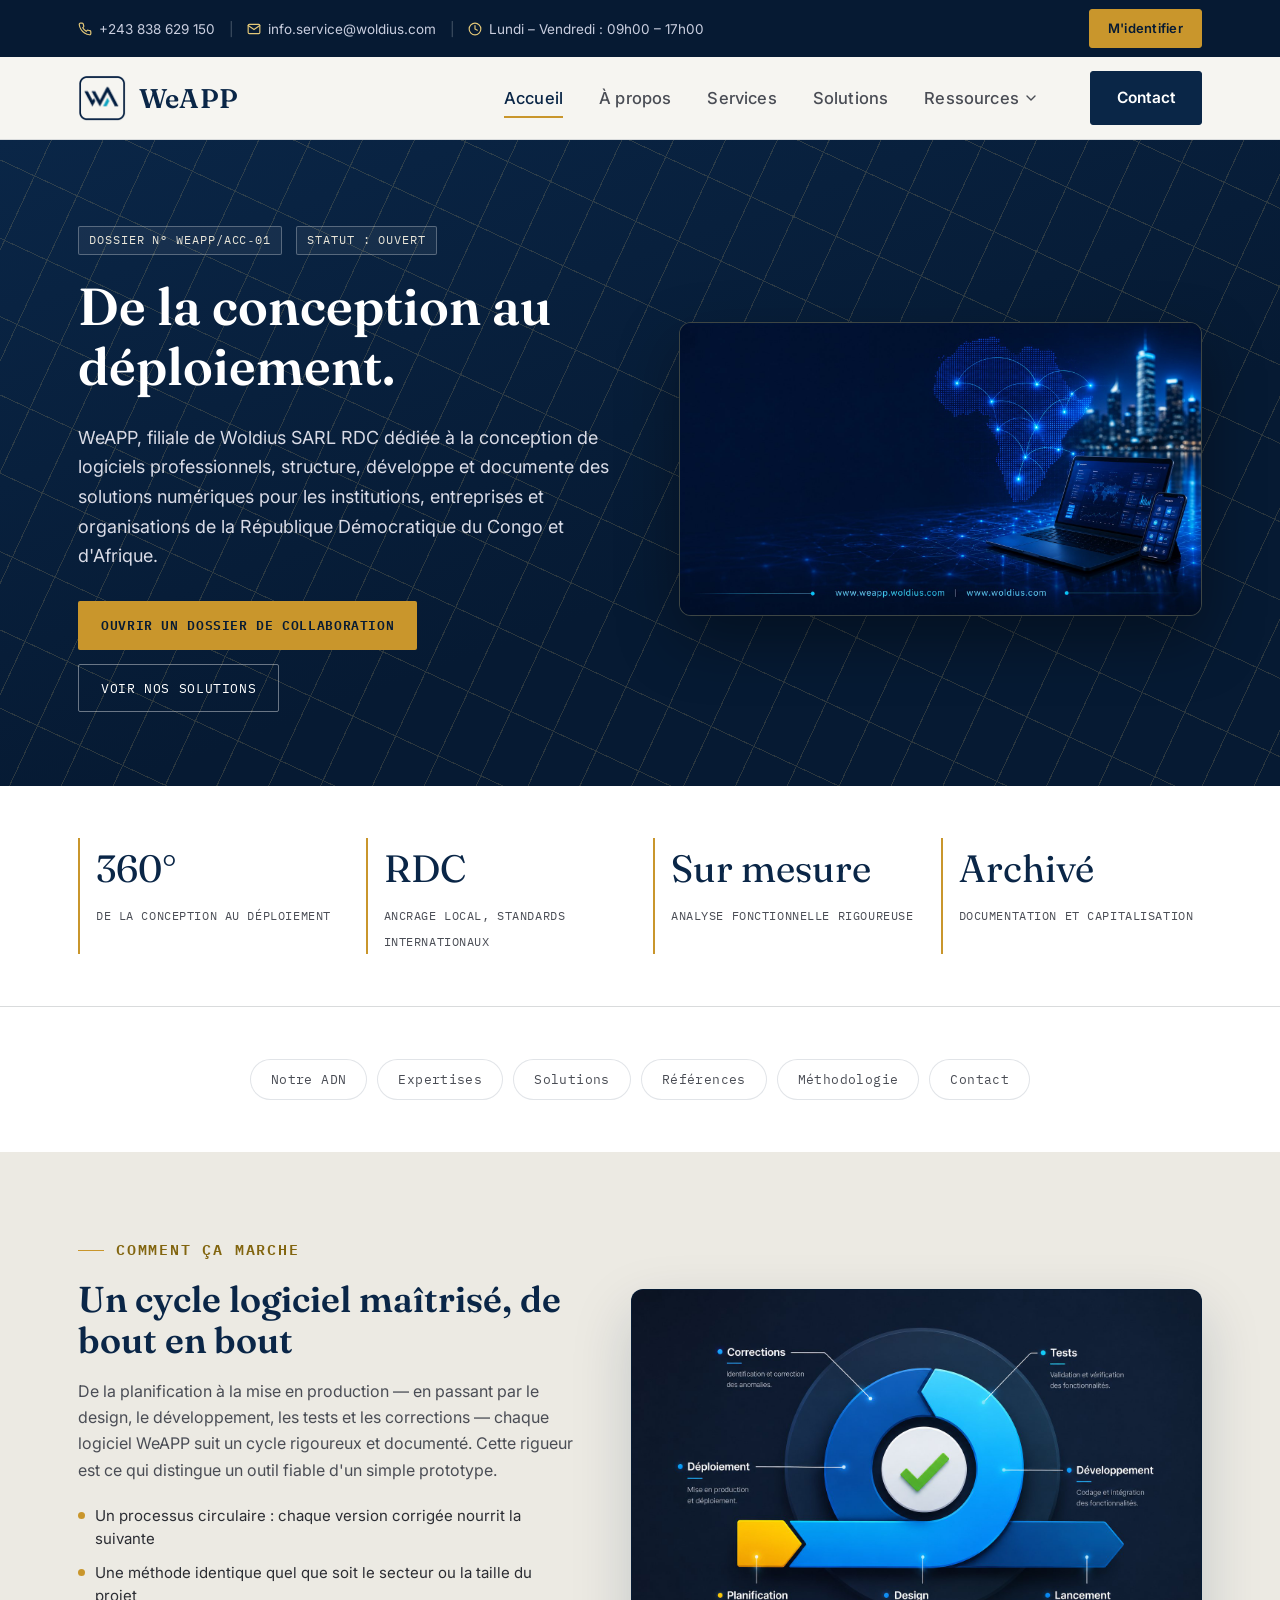
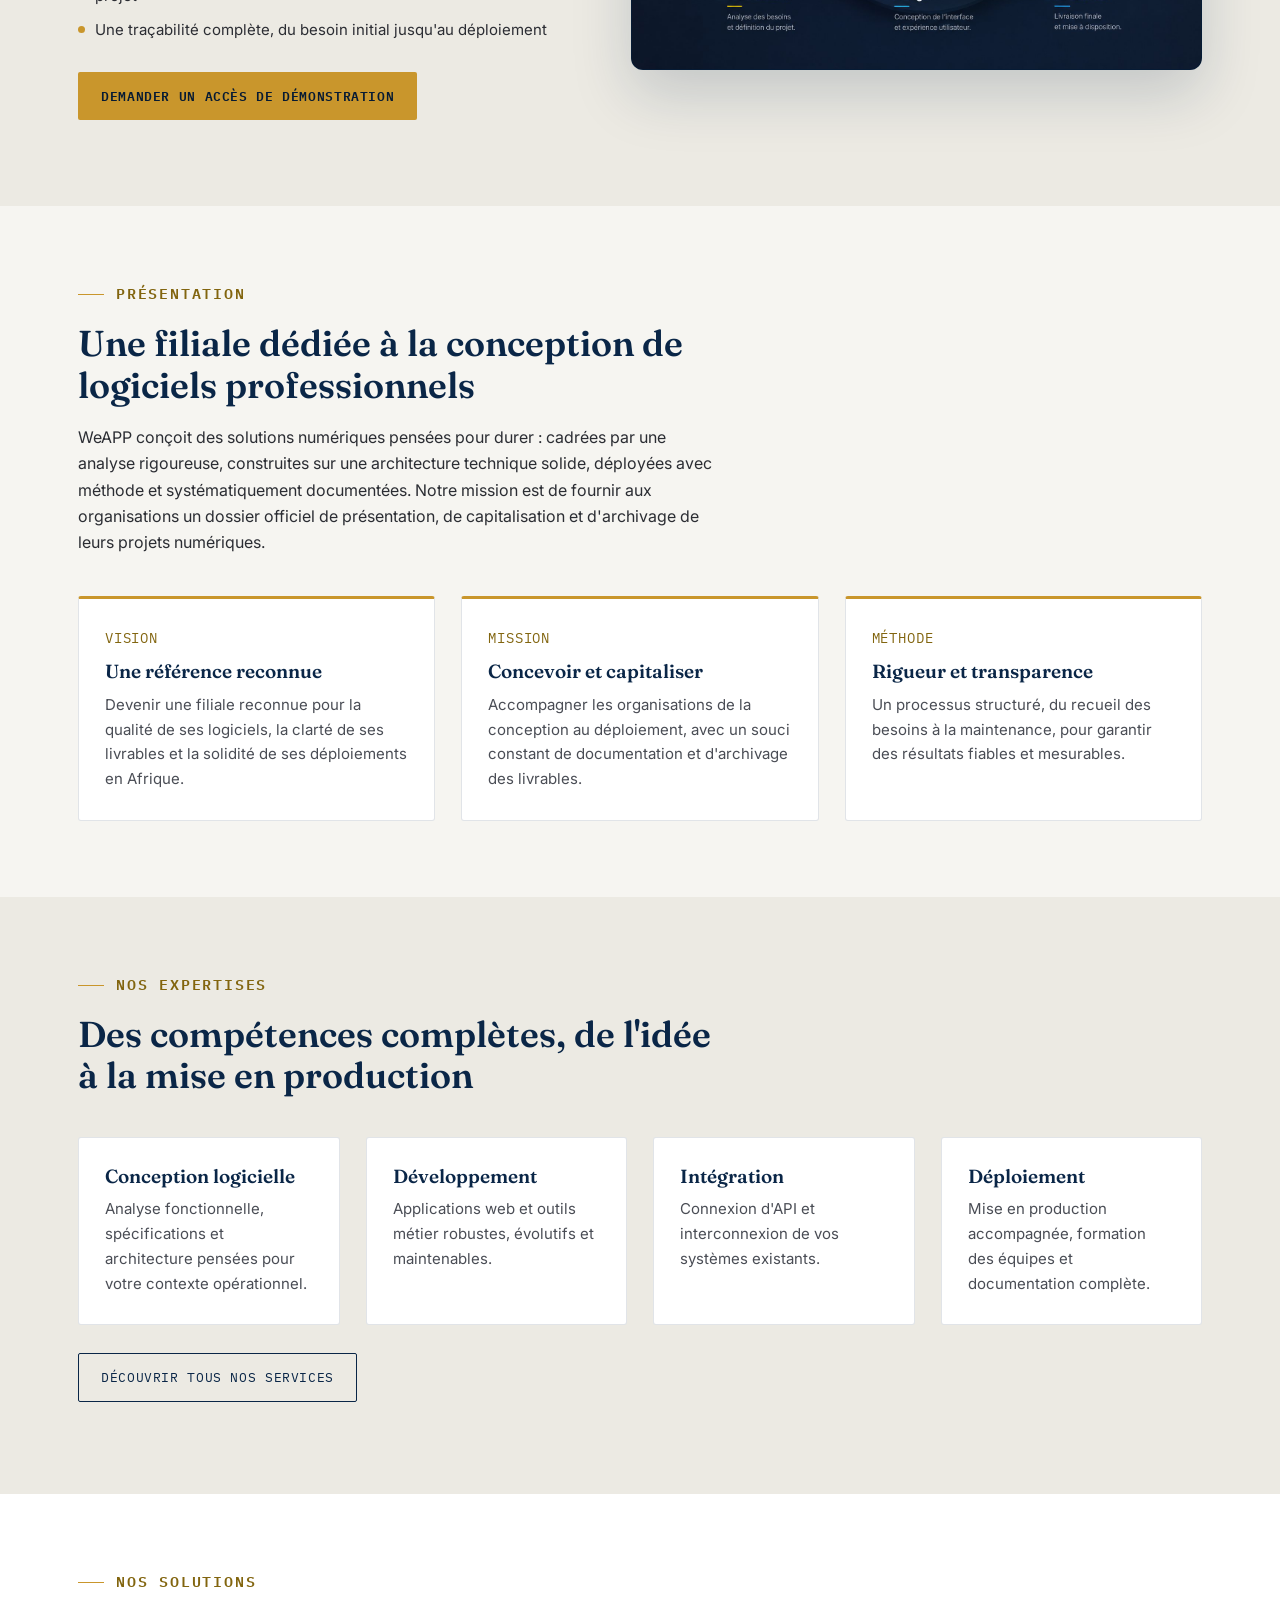
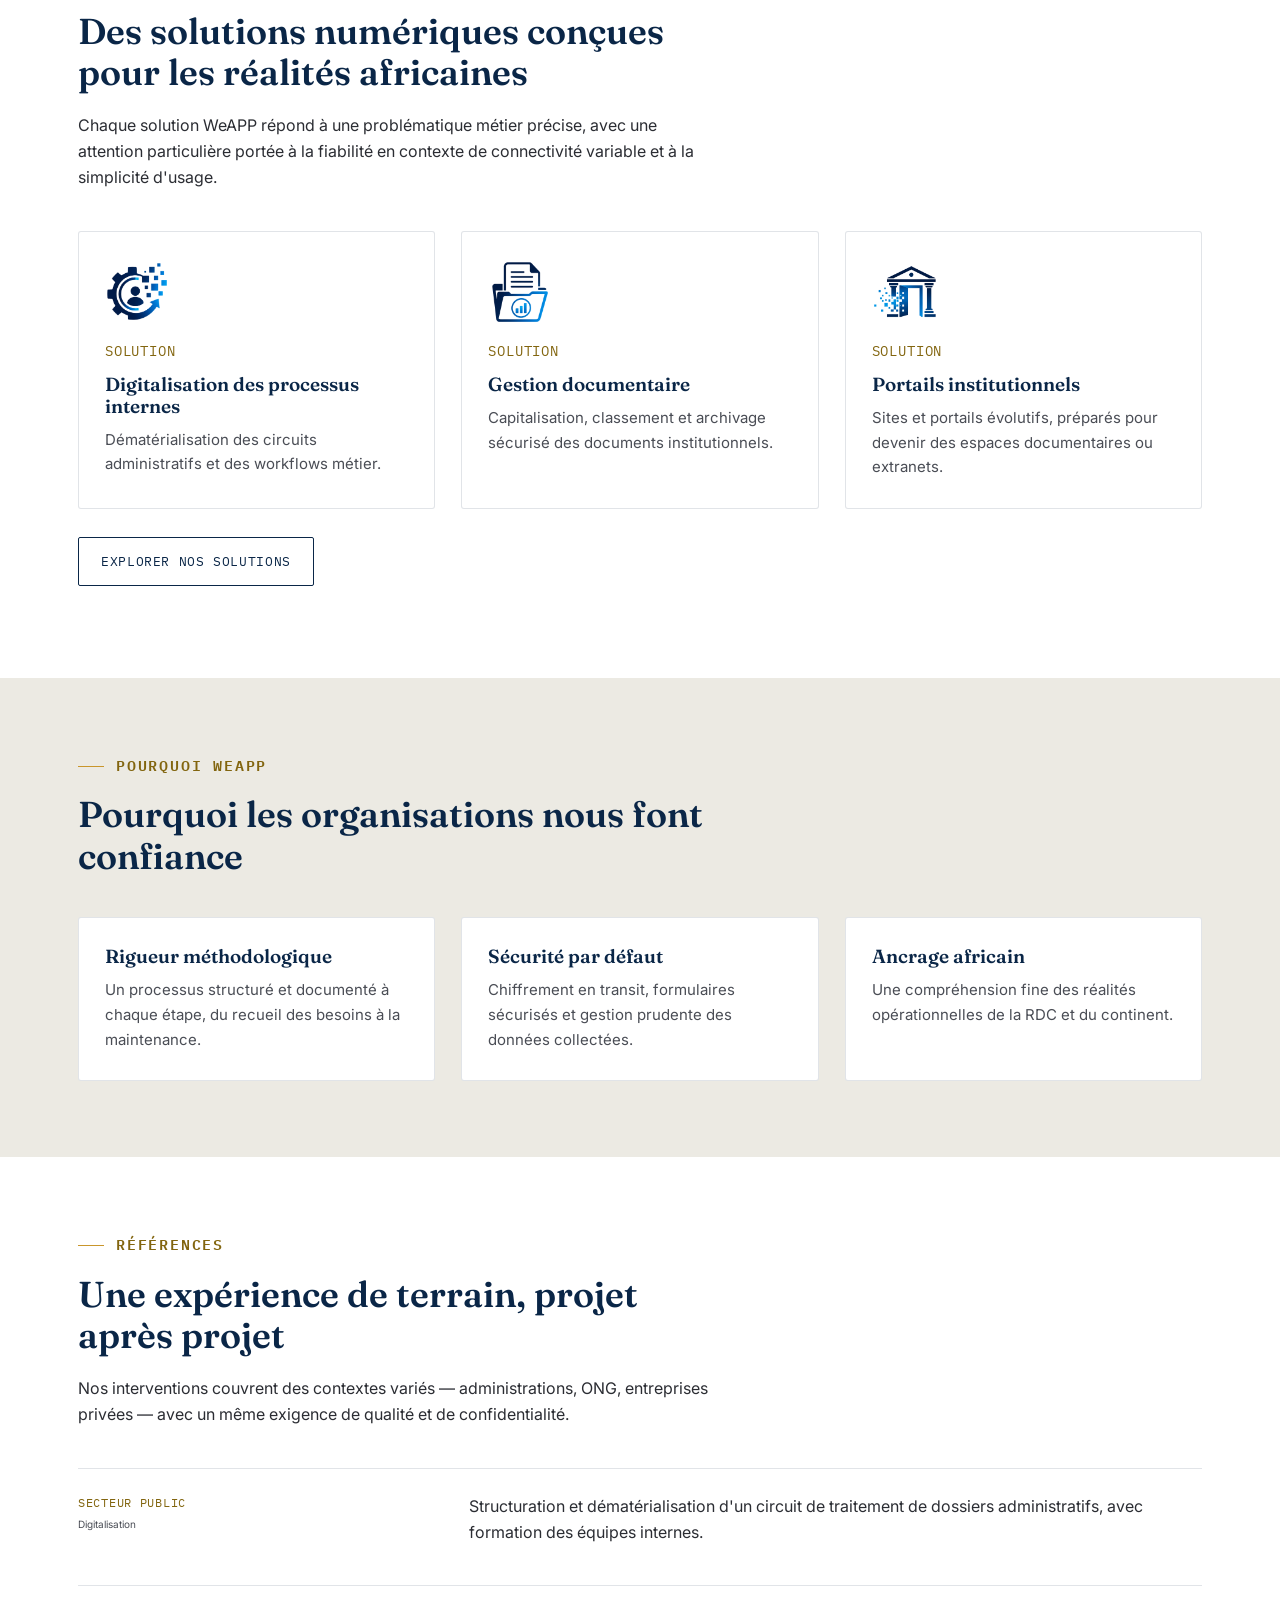
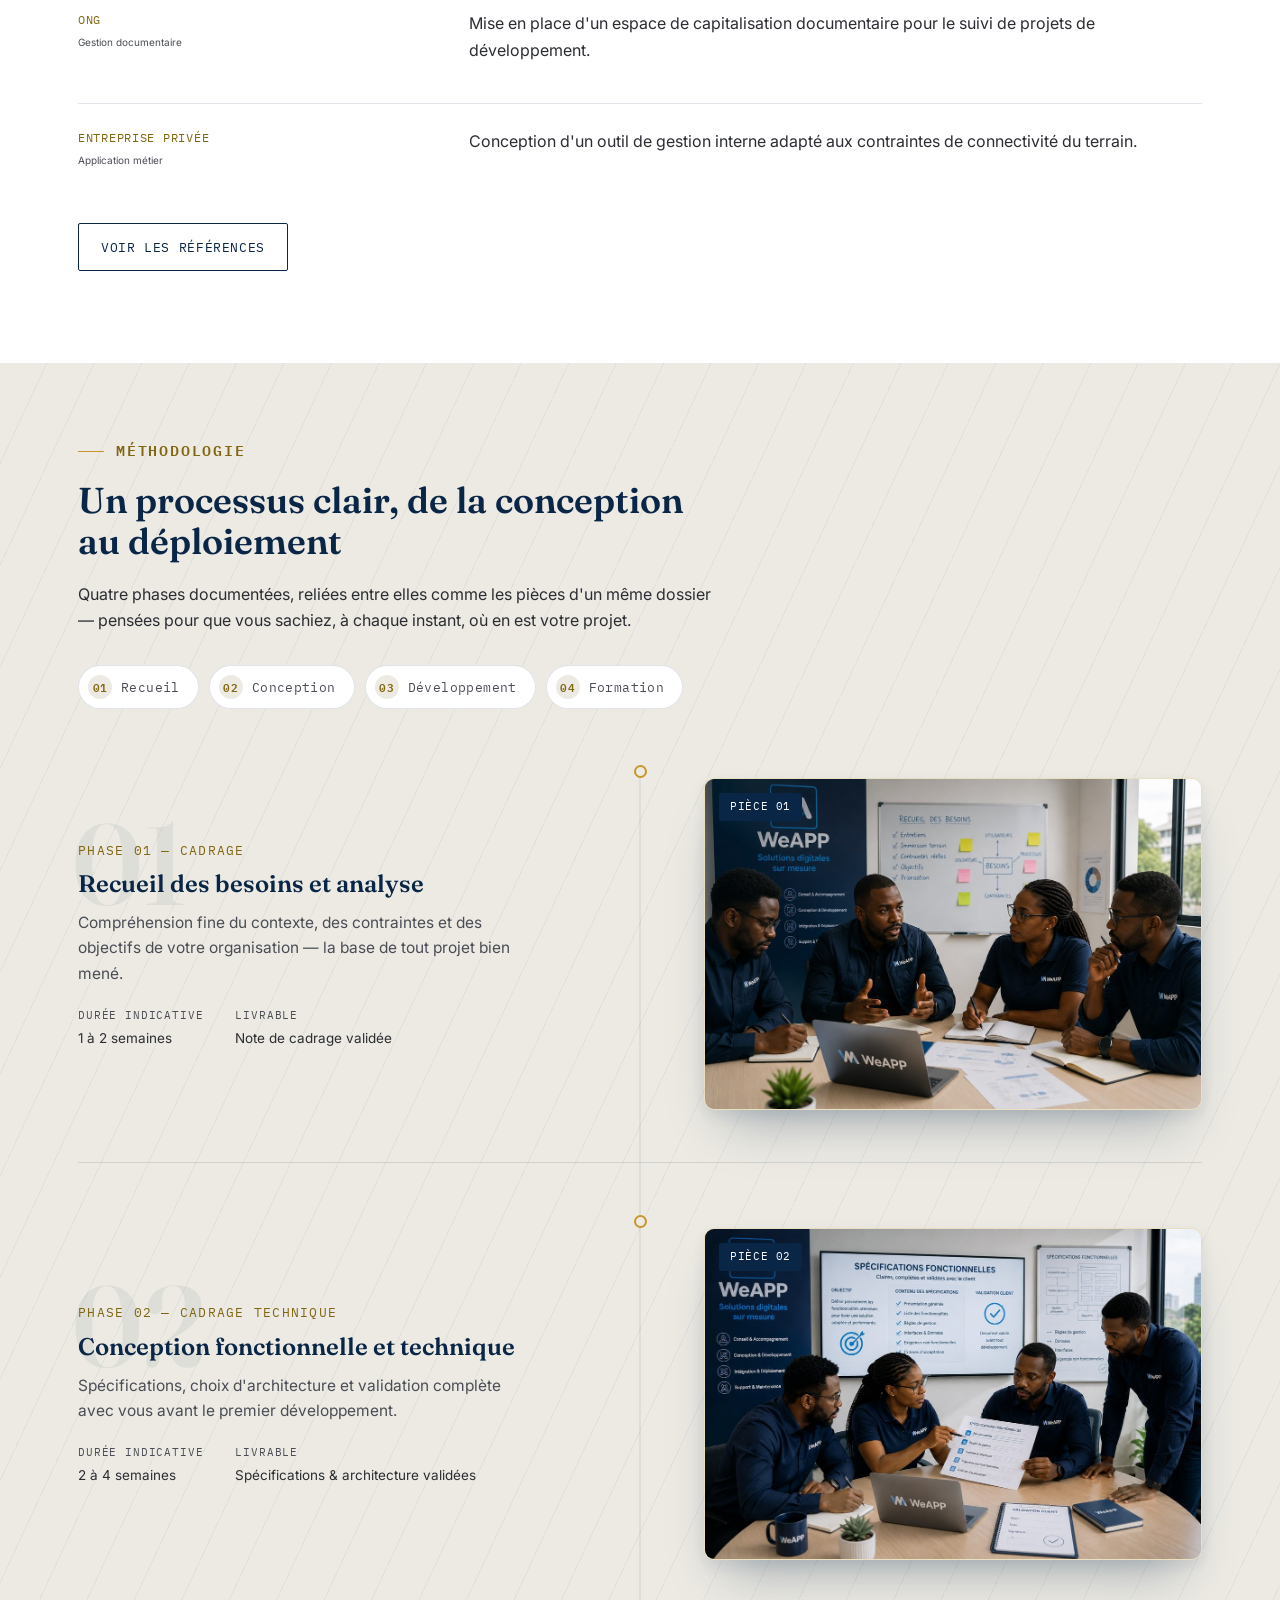
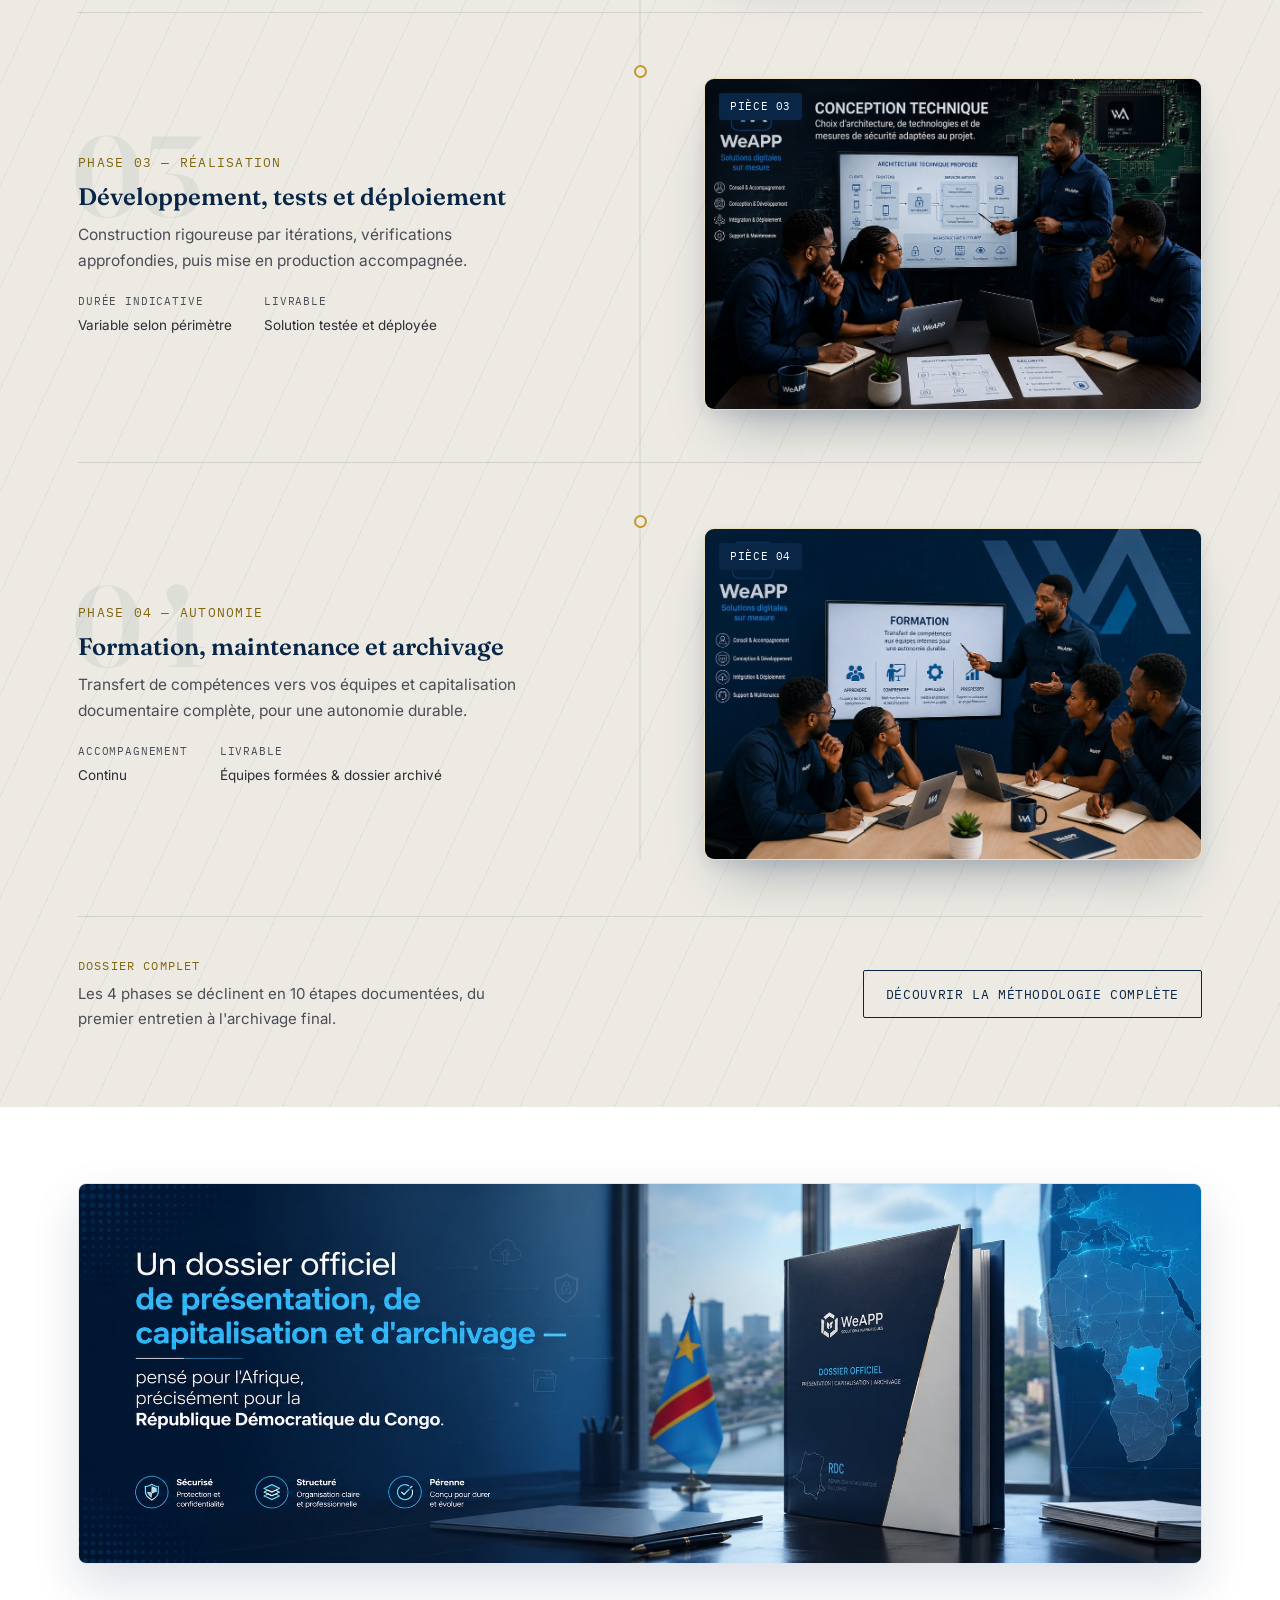
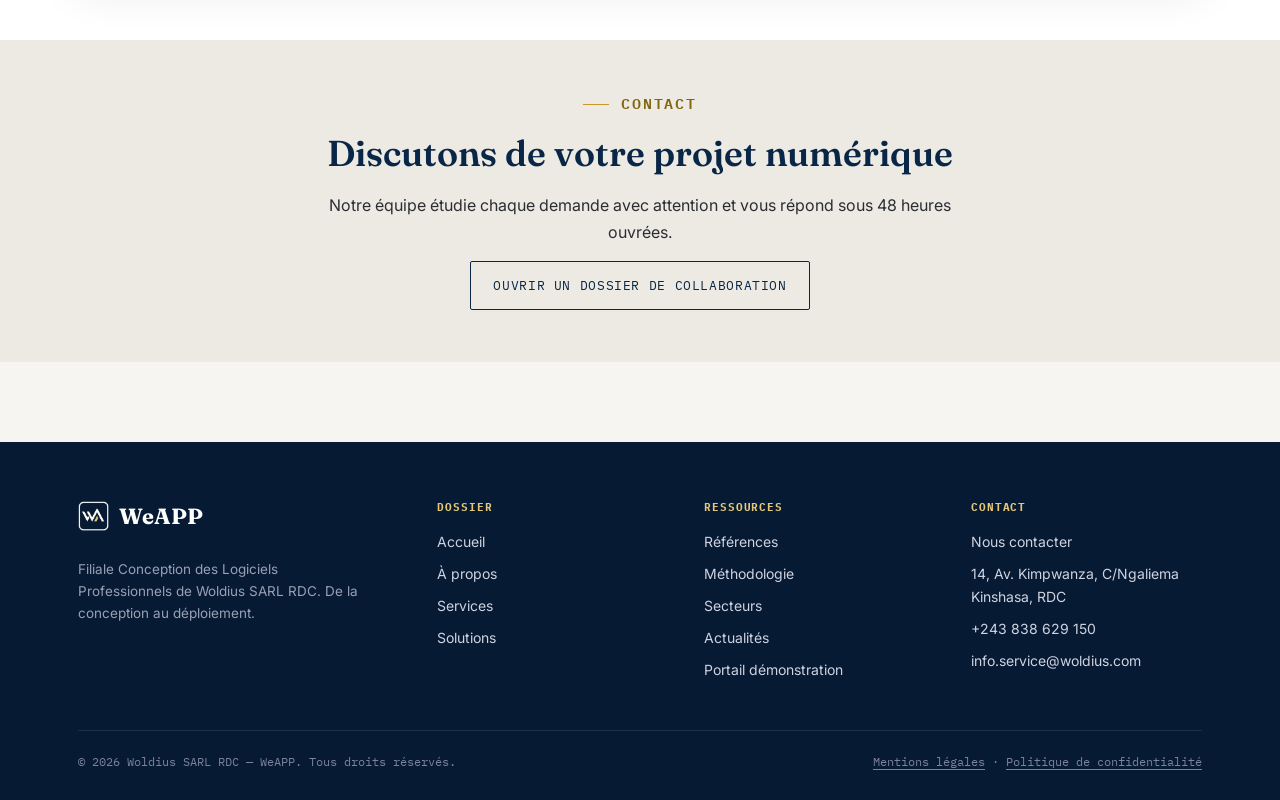
<file: index.html>
<!doctype html>
<html lang="fr">
<head>
<meta charset="UTF-8">
<meta name="viewport" content="width=device-width, initial-scale=1">
<title>WeAPP — Woldius SARL RDC | Conception de logiciels professionnels</title>
<meta name="description" content="WeAPP, filiale conception des logiciels professionnels de Woldius SARL RDC : conception, développement, déploiement et documentation de solutions numériques pour la RDC et l'Afrique.">
<meta name="robots" content="index, follow">
<link rel="canonical" href="https://weapp.woldius.com/">
<link rel="preconnect" href="https://fonts.googleapis.com">
<link rel="preconnect" href="https://fonts.gstatic.com" crossorigin>
<link href="https://fonts.googleapis.com/css2?family=Fraunces:opsz,wght@9..144,400;9..144,500;9..144,600;9..144,700&family=Inter:wght@400;500;600;700&family=IBM+Plex+Mono:wght@400;500&display=swap" rel="stylesheet">
<link rel="stylesheet" href="css/style.css">
<link rel="icon" href="assets/favicon.ico" sizes="any">
<link rel="icon" type="image/png" sizes="16x16" href="assets/favicon-16.png">
<link rel="icon" type="image/png" sizes="32x32" href="assets/favicon-32.png">
<link rel="icon" type="image/png" sizes="192x192" href="assets/favicon-192.png">
<link rel="icon" type="image/png" sizes="512x512" href="assets/favicon-512.png">
<link rel="apple-touch-icon" sizes="180x180" href="assets/apple-touch-icon.png">
</head>
<body>

<div class="topbar">
  <div class="topbar-inner">
    <div class="topbar-left">
      <span class="topbar-item phone">
        <svg viewBox="0 0 24 24" fill="none" stroke="currentColor" stroke-width="2" stroke-linecap="round" stroke-linejoin="round" aria-hidden="true"><path d="M22 16.92v3a2 2 0 0 1-2.18 2 19.79 19.79 0 0 1-8.63-3.07 19.5 19.5 0 0 1-6-6 19.79 19.79 0 0 1-3.07-8.67A2 2 0 0 1 4.11 2h3a2 2 0 0 1 2 1.72c.127.96.361 1.903.7 2.81a2 2 0 0 1-.45 2.11L8.09 9.91a16 16 0 0 0 6 6l1.27-1.27a2 2 0 0 1 2.11-.45c.907.339 1.85.573 2.81.7A2 2 0 0 1 22 16.92z"/></svg>
        <a href="tel:+243838629150">+243 838 629 150</a>
      </span>
      <span class="topbar-sep sep-1">|</span>
      <span class="topbar-item email">
        <svg viewBox="0 0 24 24" fill="none" stroke="currentColor" stroke-width="2" stroke-linecap="round" stroke-linejoin="round" aria-hidden="true"><rect x="2" y="4" width="20" height="16" rx="2"/><path d="m22 6-10 7L2 6"/></svg>
        <a href="mailto:info.service@woldius.com">info.service@woldius.com</a>
      </span>
      <span class="topbar-sep sep-2">|</span>
      <span class="topbar-item hours">
        <svg viewBox="0 0 24 24" fill="none" stroke="currentColor" stroke-width="2" stroke-linecap="round" stroke-linejoin="round" aria-hidden="true"><circle cx="12" cy="12" r="10"/><path d="M12 6v6l4 2"/></svg>
        Lundi&nbsp;–&nbsp;Vendredi&nbsp;: 09h00&nbsp;–&nbsp;17h00
      </span>
    </div>
    <a href="demo-logiciels.html" class="topbar-cta">M'identifier</a>
  </div>
</div>
<header class="site-header">
  <a href="#main" class="skip-link">Aller au contenu principal</a>
  <div class="nav-bar">
    <a href="index.html" class="logo"><img src="assets/icon-navy.png" alt="" width="32" height="31"><span class="logo-name">WeAPP</span></a>
    <button class="nav-toggle" aria-label="Ouvrir le menu" aria-expanded="false">
      <span></span><span></span><span></span>
    </button>
    <nav class="nav-links" aria-label="Navigation principale">
      <a href="index.html" aria-current="page">Accueil</a>
      <a href="a-propos.html">À propos</a>
      <a href="services.html">Services</a>
      <a href="solutions.html">Solutions</a>
      <div class="nav-dropdown">
        <button type="button" class="nav-dropdown-toggle" aria-haspopup="true" aria-expanded="false">
          Ressources
          <svg viewBox="0 0 10 6" aria-hidden="true"><path d="M1 1l4 4 4-4" fill="none" stroke="currentColor" stroke-width="1.4" stroke-linecap="round" stroke-linejoin="round"/></svg>
        </button>
        <div class="nav-dropdown-menu">
          <a href="references.html">Références</a>
          <a href="methodologie.html">Méthodologie</a>
          <a href="secteurs.html">Secteurs</a>
          <a href="actualites.html">Actualités</a>
          <a href="demo-logiciels.html">Portail démonstration</a>
        </div>
      </div>
    </nav>
    <a href="contact.html" class="nav-cta">Contact</a>
  </div>
</header>

<main id="main">

  <section class="page-hero hero-with-photo">
    <div class="hero-inner">
      <div class="hero-grid">
        <div class="hero-text">
          <div class="hero-refline">
            <span class="ref-tag">DOSSIER N° WEAPP/ACC‑01</span>
            <span class="ref-tag">STATUT : OUVERT</span>
          </div>
          <h1>De la conception au déploiement.</h1>
          <p class="lede">WeAPP, filiale de Woldius SARL RDC dédiée à la conception de logiciels professionnels, structure, développe et documente des solutions numériques pour les institutions, entreprises et organisations de la République Démocratique du Congo et d'Afrique.</p>
          <div class="hero-actions">
            <a href="contact.html" class="btn btn-gold">Ouvrir un dossier de collaboration</a>
            <a href="solutions.html" class="btn btn-ghost">Voir nos solutions</a>
          </div>
        </div>
        <div class="hero-visual">
          <div class="hero-photo-frame">
            <img src="assets/hero-photo.jpg" alt="Réseau de solutions WeAPP à travers l'Afrique, avec tableau de bord logiciel affiché sur ordinateur portable et mobile" width="1672" height="941">
          </div>
        </div>
      </div>
    </div>
  </section>

  <section class="bg-white tight">
    <div class="container">
      <div class="grid grid-4">
        <div class="stat"><span class="n">360°</span><span class="l">De la conception au déploiement</span></div>
        <div class="stat"><span class="n">RDC</span><span class="l">Ancrage local, standards internationaux</span></div>
        <div class="stat"><span class="n">Sur mesure</span><span class="l">Analyse fonctionnelle rigoureuse</span></div>
        <div class="stat"><span class="n">Archivé</span><span class="l">Documentation et capitalisation</span></div>
      </div>
    </div>
  </section>

  <hr class="divider">

  <section class="bg-white tight">
    <div class="container">
      <nav class="page-toc" aria-label="Sommaire de la page">
        <a href="#notre-adn">Notre ADN</a>
        <a href="#expertises">Expertises</a>
        <a href="#solutions">Solutions</a>
        <a href="#references">Références</a>
        <a href="#methodologie">Méthodologie</a>
        <a href="#contact-rapide">Contact</a>
      </nav>
    </div>
  </section>

  <section class="bg-paper-dim showcase-section">
    <div class="container">
      <div class="showcase-grid">
        <div class="showcase-text">
          <span class="eyebrow">Comment ça marche</span>
          <h2>Un cycle logiciel maîtrisé, de bout en bout</h2>
          <p>De la planification à la mise en production — en passant par le design, le développement, les tests et les corrections — chaque logiciel WeAPP suit un cycle rigoureux et documenté. Cette rigueur est ce qui distingue un outil fiable d'un simple prototype.</p>
          <ul class="showcase-points">
            <li>Un processus circulaire : chaque version corrigée nourrit la suivante</li>
            <li>Une méthode identique quel que soit le secteur ou la taille du projet</li>
            <li>Une traçabilité complète, du besoin initial jusqu'au déploiement</li>
          </ul>
          <a href="demo-logiciels.html" class="btn btn-gold showcase-cta">Demander un accès de démonstration</a>
        </div>
        <div class="showcase-visual">
          <img src="assets/methodologie-infographie.jpg" alt="Schéma du cycle logiciel WeAPP : planification, design, développement, tests, déploiement, corrections, organisés en boucle continue" loading="lazy" width="1536" height="1024">
        </div>
      </div>
    </div>
  </section>

  <section id="notre-adn">
    <div class="container">
      <div class="section-head">
        <span class="eyebrow">Présentation</span>
        <h2>Une filiale dédiée à la conception de logiciels professionnels</h2>
        <p>WeAPP conçoit des solutions numériques pensées pour durer : cadrées par une analyse rigoureuse, construites sur une architecture technique solide, déployées avec méthode et systématiquement documentées. Notre mission est de fournir aux organisations un dossier officiel de présentation, de capitalisation et d'archivage de leurs projets numériques.</p>
      </div>
      <div class="grid grid-3">
        <div class="card bordered-gold card-vision">
          <span class="tag">Vision</span>
          <h3>Une référence reconnue</h3>
          <p>Devenir une filiale reconnue pour la qualité de ses logiciels, la clarté de ses livrables et la solidité de ses déploiements en Afrique.</p>
        </div>
        <div class="card bordered-gold card-mission">
          <span class="tag">Mission</span>
          <h3>Concevoir et capitaliser</h3>
          <p>Accompagner les organisations de la conception au déploiement, avec un souci constant de documentation et d'archivage des livrables.</p>
        </div>
        <div class="card bordered-gold card-method">
          <span class="tag">Méthode</span>
          <h3>Rigueur et transparence</h3>
          <p>Un processus structuré, du recueil des besoins à la maintenance, pour garantir des résultats fiables et mesurables.</p>
        </div>
      </div>
    </div>
  </section>

  <section class="bg-paper-dim" id="expertises">
    <div class="container">
      <div class="section-head">
        <span class="eyebrow">Nos expertises</span>
        <h2>Des compétences complètes, de l'idée à la mise en production</h2>
      </div>
      <div class="grid grid-4">
        <div class="card">
          <h3>Conception logicielle</h3>
          <p>Analyse fonctionnelle, spécifications et architecture pensées pour votre contexte opérationnel.</p>
        </div>
        <div class="card">
          <h3>Développement</h3>
          <p>Applications web et outils métier robustes, évolutifs et maintenables.</p>
        </div>
        <div class="card">
          <h3>Intégration</h3>
          <p>Connexion d'API et interconnexion de vos systèmes existants.</p>
        </div>
        <div class="card">
          <h3>Déploiement</h3>
          <p>Mise en production accompagnée, formation des équipes et documentation complète.</p>
        </div>
      </div>
      <p style="margin-top:28px;"><a href="services.html" class="btn btn-outline">Découvrir tous nos services</a></p>
    </div>
  </section>

  <section class="bg-white" id="solutions">
    <div class="container">
      <div class="section-head">
        <span class="eyebrow">Nos solutions</span>
        <h2>Des solutions numériques conçues pour les réalités africaines</h2>
        <p>Chaque solution WeAPP répond à une problématique métier précise, avec une attention particulière portée à la fiabilité en contexte de connectivité variable et à la simplicité d'usage.</p>
      </div>
      <div class="grid grid-3">
        <div class="card">
          <div class="card-icon card-icon-img">
            <img src="assets/sol-icon-digitalisation.png" alt="" width="64" height="64" loading="lazy">
          </div>
          <span class="tag">Solution</span>
          <h3>Digitalisation des processus internes</h3>
          <p>Dématérialisation des circuits administratifs et des workflows métier.</p>
        </div>
        <div class="card">
          <div class="card-icon card-icon-img">
            <img src="assets/sol-icon-documentaire.png" alt="" width="64" height="64" loading="lazy">
          </div>
          <span class="tag">Solution</span>
          <h3>Gestion documentaire</h3>
          <p>Capitalisation, classement et archivage sécurisé des documents institutionnels.</p>
        </div>
        <div class="card">
          <div class="card-icon card-icon-img">
            <img src="assets/sol-icon-portails.png" alt="" width="64" height="64" loading="lazy">
          </div>
          <span class="tag">Solution</span>
          <h3>Portails institutionnels</h3>
          <p>Sites et portails évolutifs, préparés pour devenir des espaces documentaires ou extranets.</p>
        </div>
      </div>
      <p style="margin-top:28px;"><a href="solutions.html" class="btn btn-outline">Explorer nos solutions</a></p>
    </div>
  </section>

  <section class="bg-paper-dim">
    <div class="container">
      <div class="section-head">
        <span class="eyebrow">Pourquoi WeAPP</span>
        <h2>Pourquoi les organisations nous font confiance</h2>
      </div>
      <div class="grid grid-3">
        <div class="card"><h3>Rigueur méthodologique</h3><p>Un processus structuré et documenté à chaque étape, du recueil des besoins à la maintenance.</p></div>
        <div class="card"><h3>Sécurité par défaut</h3><p>Chiffrement en transit, formulaires sécurisés et gestion prudente des données collectées.</p></div>
        <div class="card"><h3>Ancrage africain</h3><p>Une compréhension fine des réalités opérationnelles de la RDC et du continent.</p></div>
      </div>
    </div>
  </section>

  <section class="bg-white" id="references">
    <div class="container">
      <div class="section-head">
        <span class="eyebrow">Références</span>
        <h2>Une expérience de terrain, projet après projet</h2>
        <p>Nos interventions couvrent des contextes variés — administrations, ONG, entreprises privées — avec un même exigence de qualité et de confidentialité.</p>
      </div>
      <div class="entry-row">
        <div class="k">Secteur public<small>Digitalisation</small></div>
        <div><p>Structuration et dématérialisation d'un circuit de traitement de dossiers administratifs, avec formation des équipes internes.</p></div>
      </div>
      <div class="entry-row">
        <div class="k">ONG<small>Gestion documentaire</small></div>
        <div><p>Mise en place d'un espace de capitalisation documentaire pour le suivi de projets de développement.</p></div>
      </div>
      <div class="entry-row">
        <div class="k">Entreprise privée<small>Application métier</small></div>
        <div><p>Conception d'un outil de gestion interne adapté aux contraintes de connectivité du terrain.</p></div>
      </div>
      <p style="margin-top:28px;"><a href="references.html" class="btn btn-outline">Voir les références</a></p>
    </div>
  </section>

  <section class="bg-paper-dim methodo-editorial" id="methodologie">
    <div class="container">
      <div class="section-head">
        <span class="eyebrow">Méthodologie</span>
        <h2>Un processus clair, de la conception au déploiement</h2>
        <p>Quatre phases documentées, reliées entre elles comme les pièces d'un même dossier — pensées pour que vous sachiez, à chaque instant, où en est votre projet.</p>
      </div>

      <nav class="methodo-toc" aria-label="Sommaire des phases">
        <a href="#phase-01"><span>01</span>Recueil</a>
        <a href="#phase-02"><span>02</span>Conception</a>
        <a href="#phase-03"><span>03</span>Développement</a>
        <a href="#phase-04"><span>04</span>Formation</a>
      </nav>

      <div class="methodo-timeline">

        <div class="methodo-row" id="phase-01">
          <div class="methodo-spine"><span class="methodo-node"></span></div>
          <div class="methodo-content">
            <span class="methodo-ghost">01</span>
            <span class="methodo-eyebrow">Phase 01 — Cadrage</span>
            <h3>Recueil des besoins et analyse</h3>
            <p>Compréhension fine du contexte, des contraintes et des objectifs de votre organisation — la base de tout projet bien mené.</p>
            <div class="methodo-meta">
              <div><span>Durée indicative</span>1 à 2 semaines</div>
              <div><span>Livrable</span>Note de cadrage validée</div>
            </div>
          </div>
          <div class="methodo-visual">
            <span class="methodo-tab">Pièce 01</span>
            <img src="assets/methodo-01-recueil.jpg" alt="Réunion professionnelle d'une équipe WeAPP consacrée au recueil des besoins" loading="lazy" width="1100" height="733">
          </div>
        </div>

        <div class="methodo-row" id="phase-02">
          <div class="methodo-spine"><span class="methodo-node"></span></div>
          <div class="methodo-content">
            <span class="methodo-ghost">02</span>
            <span class="methodo-eyebrow">Phase 02 — Cadrage technique</span>
            <h3>Conception fonctionnelle et technique</h3>
            <p>Spécifications, choix d'architecture et validation complète avec vous avant le premier développement.</p>
            <div class="methodo-meta">
              <div><span>Durée indicative</span>2 à 4 semaines</div>
              <div><span>Livrable</span>Spécifications &amp; architecture validées</div>
            </div>
          </div>
          <div class="methodo-visual">
            <span class="methodo-tab">Pièce 02</span>
            <img src="assets/methodo-03-specifications.jpg" alt="Équipe WeAPP validant des spécifications fonctionnelles avant développement" loading="lazy" width="1100" height="733">
          </div>
        </div>

        <div class="methodo-row" id="phase-03">
          <div class="methodo-spine"><span class="methodo-node"></span></div>
          <div class="methodo-content">
            <span class="methodo-ghost">03</span>
            <span class="methodo-eyebrow">Phase 03 — Réalisation</span>
            <h3>Développement, tests et déploiement</h3>
            <p>Construction rigoureuse par itérations, vérifications approfondies, puis mise en production accompagnée.</p>
            <div class="methodo-meta">
              <div><span>Durée indicative</span>Variable selon périmètre</div>
              <div><span>Livrable</span>Solution testée et déployée</div>
            </div>
          </div>
          <div class="methodo-visual">
            <span class="methodo-tab">Pièce 03</span>
            <img src="assets/methodo-04-conception-technique.jpg" alt="Équipe WeAPP présentant l'architecture technique et le déploiement d'une solution" loading="lazy" width="1100" height="733">
          </div>
        </div>

        <div class="methodo-row last" id="phase-04">
          <div class="methodo-spine"><span class="methodo-node"></span></div>
          <div class="methodo-content">
            <span class="methodo-ghost">04</span>
            <span class="methodo-eyebrow">Phase 04 — Autonomie</span>
            <h3>Formation, maintenance et archivage</h3>
            <p>Transfert de compétences vers vos équipes et capitalisation documentaire complète, pour une autonomie durable.</p>
            <div class="methodo-meta">
              <div><span>Accompagnement</span>Continu</div>
              <div><span>Livrable</span>Équipes formées &amp; dossier archivé</div>
            </div>
          </div>
          <div class="methodo-visual">
            <span class="methodo-tab">Pièce 04</span>
            <img src="assets/methodo-05-formation.jpg" alt="Formation et transfert de compétences aux équipes internes" loading="lazy" width="1100" height="733">
          </div>
        </div>

      </div>

      <div class="methodo-cta">
        <div class="methodo-cta-text">
          <span class="methodo-cta-label">Dossier complet</span>
          <p>Les 4 phases se déclinent en 10 étapes documentées, du premier entretien à l'archivage final.</p>
        </div>
        <a href="methodologie.html" class="btn btn-outline">Découvrir la méthodologie complète</a>
      </div>
    </div>
  </section>

  <section class="bg-white">
    <div class="container">
      <div class="callout-photo">
        <img src="assets/callout-dossier.jpg" alt="« Un dossier officiel de présentation, de capitalisation et d'archivage — pensé pour l'Afrique, précisément pour la République Démocratique du Congo. » Dossier WeAPP relié, sécurisé, structuré et pérenne, sur un bureau avec le drapeau de la RDC" loading="lazy" width="2155" height="730">
      </div>
    </div>
  </section>

  <section class="bg-paper-dim tight" id="contact-rapide">
    <div class="container text-center">
      <div class="section-head" style="margin:0 auto;">
        <span class="eyebrow" style="justify-content:center;">Contact</span>
        <h2>Discutons de votre projet numérique</h2>
        <p>Notre équipe étudie chaque demande avec attention et vous répond sous 48 heures ouvrées.</p>
      </div>
      <a href="contact.html" class="btn btn-outline">Ouvrir un dossier de collaboration</a>
    </div>
  </section>

</main>

<footer class="site-footer">
  <div class="container">
    <div class="footer-grid">
      <div class="footer-brand"><div class="footer-logo"><img src="assets/icon-white.png" alt="" width="30" height="29"><strong>WeAPP</strong></div><p>Filiale Conception des Logiciels Professionnels de Woldius SARL RDC. De la conception au déploiement.</p></div>
      <div>
        <h5>Dossier</h5>
        <ul>
          <li><a href="index.html">Accueil</a></li>
          <li><a href="a-propos.html">À propos</a></li>
          <li><a href="services.html">Services</a></li>
          <li><a href="solutions.html">Solutions</a></li>
        </ul>
      </div>
      <div>
        <h5>Ressources</h5>
        <ul>
          <li><a href="references.html">Références</a></li>
          <li><a href="methodologie.html">Méthodologie</a></li>
          <li><a href="secteurs.html">Secteurs</a></li>
          <li><a href="actualites.html">Actualités</a></li>
          <li><a href="demo-logiciels.html">Portail démonstration</a></li>
        </ul>
      </div>
      <div>
        <h5>Contact</h5>
        <ul>
          <li><a href="contact.html">Nous contacter</a></li>
          <li>14, Av. Kimpwanza, C/Ngaliema<br>Kinshasa, RDC</li>
          <li><a href="tel:+243838629150">+243 838 629 150</a></li>
          <li><a href="mailto:info.service@woldius.com">info.service@woldius.com</a></li>
        </ul>
      </div>
    </div>
    <div class="footer-bottom">
      <span>© 2026 Woldius SARL RDC — WeAPP. Tous droits réservés.</span>
      <span><a href="mentions-legales.html">Mentions légales</a> · <a href="confidentialite.html">Politique de confidentialité</a></span>
    </div>
  </div>
</footer>

<script src="js/script.js"></script>
</body>
</html>
</file>
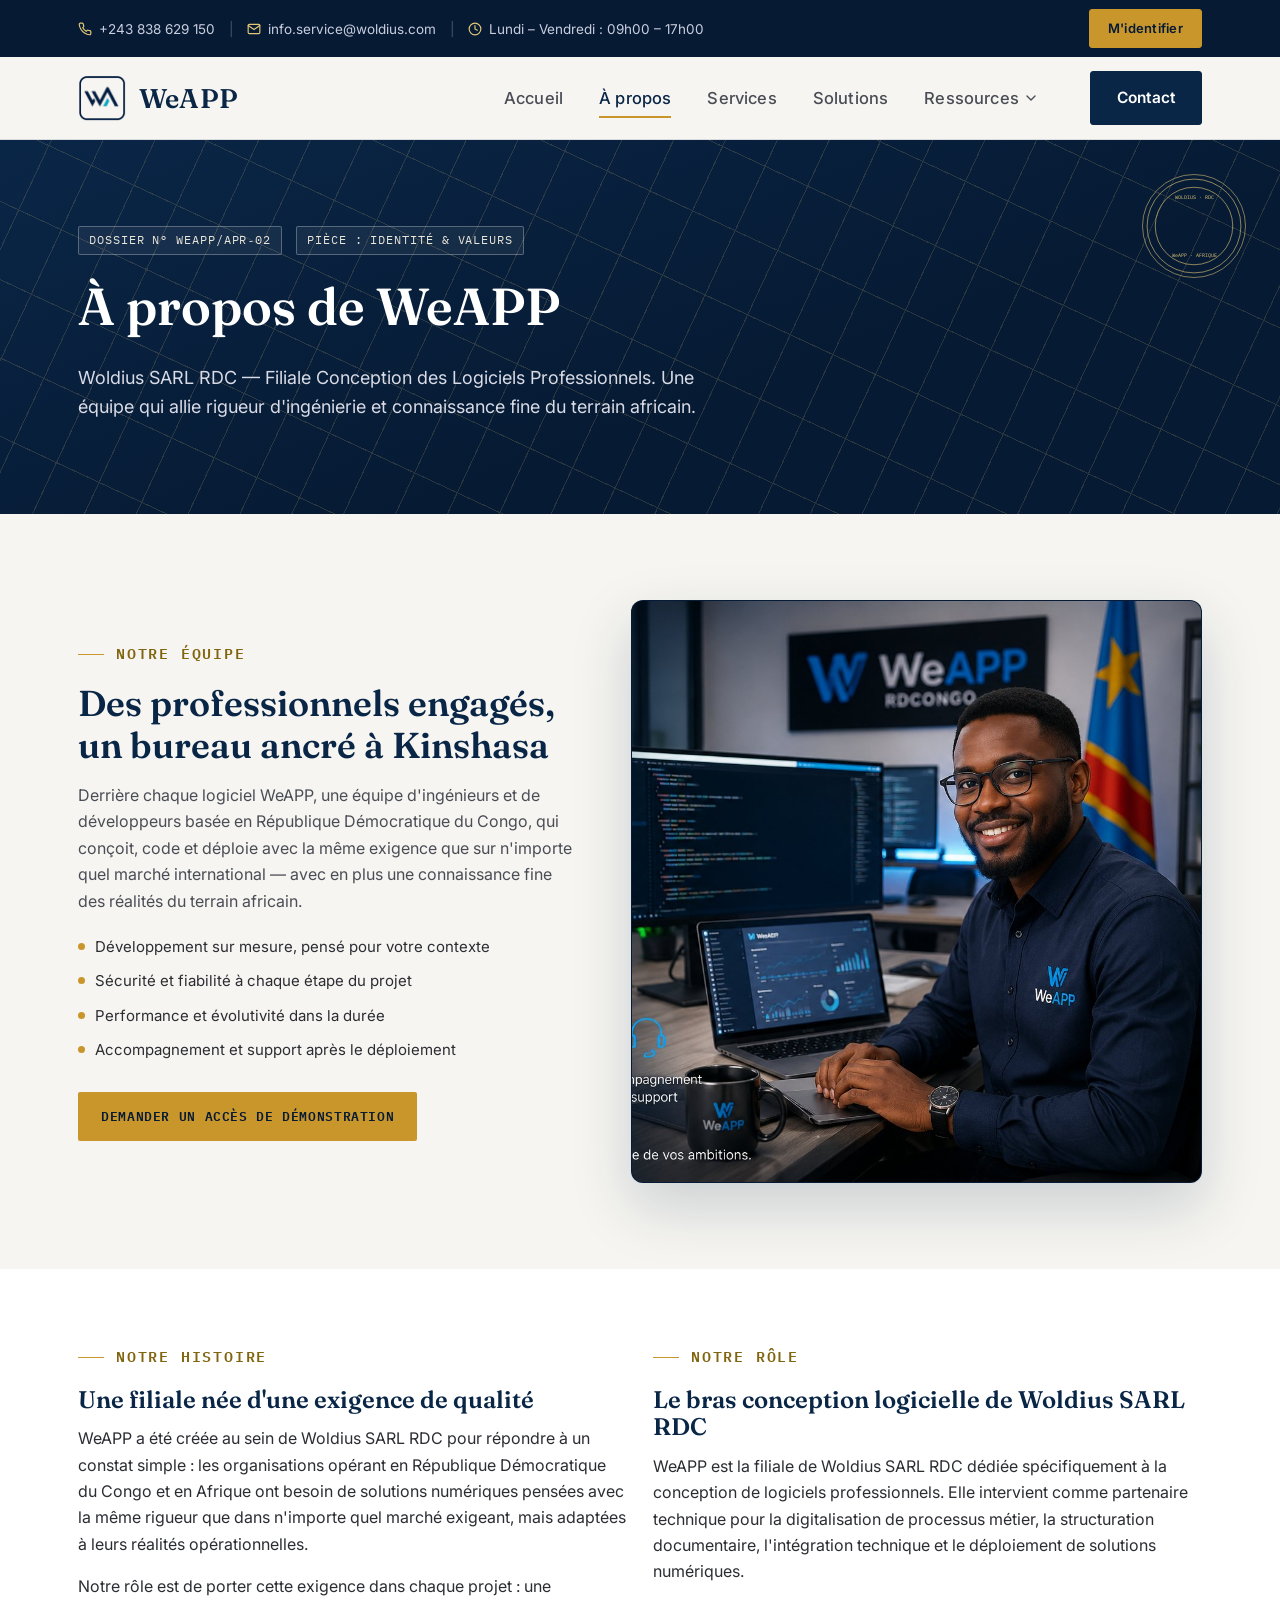
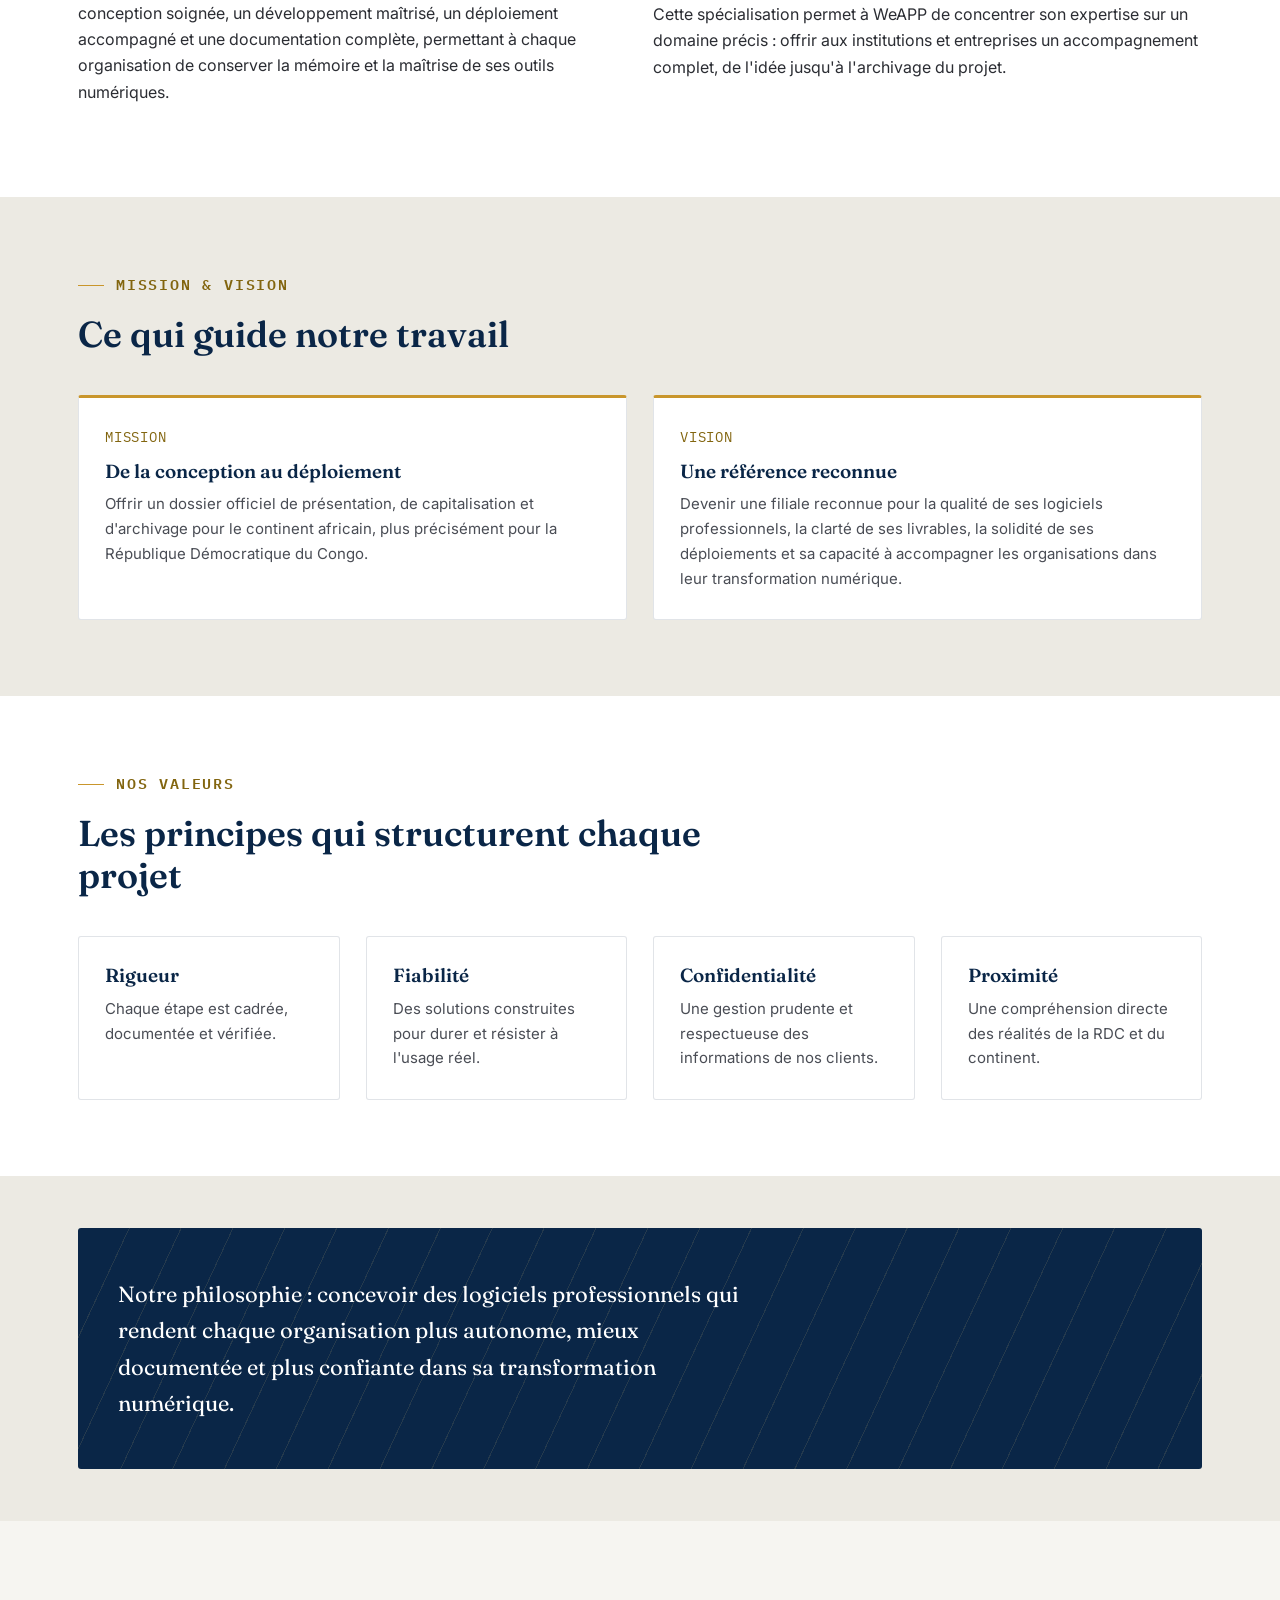
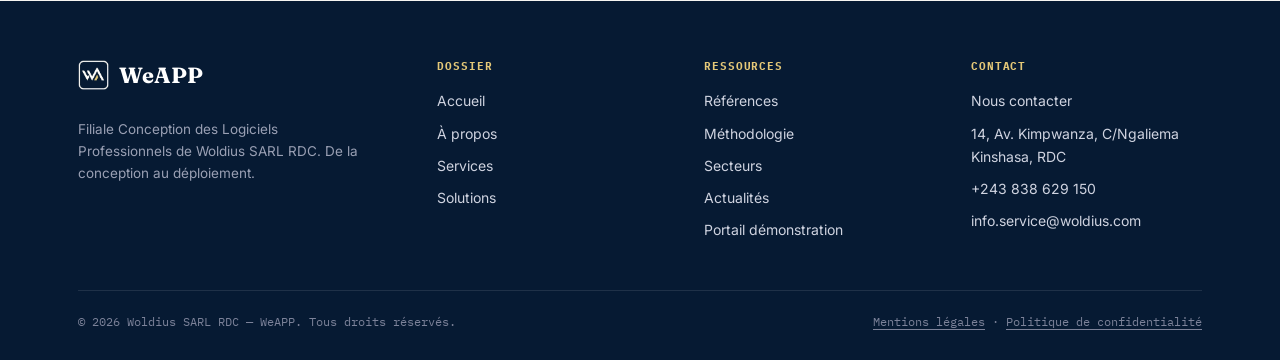
<file: a-propos.html>
<!doctype html>
<html lang="fr">
<head>
<meta charset="UTF-8">
<meta name="viewport" content="width=device-width, initial-scale=1">
<title>À propos — WeAPP | Woldius SARL RDC</title>
<meta name="description" content="Découvrez WeAPP, filiale conception des logiciels professionnels de Woldius SARL RDC : histoire, mission, vision et valeurs.">
<link rel="preconnect" href="https://fonts.googleapis.com">
<link rel="preconnect" href="https://fonts.gstatic.com" crossorigin>
<link href="https://fonts.googleapis.com/css2?family=Fraunces:opsz,wght@9..144,400;9..144,500;9..144,600;9..144,700&family=Inter:wght@400;500;600;700&family=IBM+Plex+Mono:wght@400;500&display=swap" rel="stylesheet">
<link rel="stylesheet" href="css/style.css">
<link rel="icon" href="assets/favicon.ico" sizes="any">
<link rel="icon" type="image/png" sizes="16x16" href="assets/favicon-16.png">
<link rel="icon" type="image/png" sizes="32x32" href="assets/favicon-32.png">
<link rel="icon" type="image/png" sizes="192x192" href="assets/favicon-192.png">
<link rel="icon" type="image/png" sizes="512x512" href="assets/favicon-512.png">
<link rel="apple-touch-icon" sizes="180x180" href="assets/apple-touch-icon.png">
</head>
<body>

<div class="topbar">
  <div class="topbar-inner">
    <div class="topbar-left">
      <span class="topbar-item phone">
        <svg viewBox="0 0 24 24" fill="none" stroke="currentColor" stroke-width="2" stroke-linecap="round" stroke-linejoin="round" aria-hidden="true"><path d="M22 16.92v3a2 2 0 0 1-2.18 2 19.79 19.79 0 0 1-8.63-3.07 19.5 19.5 0 0 1-6-6 19.79 19.79 0 0 1-3.07-8.67A2 2 0 0 1 4.11 2h3a2 2 0 0 1 2 1.72c.127.96.361 1.903.7 2.81a2 2 0 0 1-.45 2.11L8.09 9.91a16 16 0 0 0 6 6l1.27-1.27a2 2 0 0 1 2.11-.45c.907.339 1.85.573 2.81.7A2 2 0 0 1 22 16.92z"/></svg>
        <a href="tel:+243838629150">+243 838 629 150</a>
      </span>
      <span class="topbar-sep sep-1">|</span>
      <span class="topbar-item email">
        <svg viewBox="0 0 24 24" fill="none" stroke="currentColor" stroke-width="2" stroke-linecap="round" stroke-linejoin="round" aria-hidden="true"><rect x="2" y="4" width="20" height="16" rx="2"/><path d="m22 6-10 7L2 6"/></svg>
        <a href="mailto:info.service@woldius.com">info.service@woldius.com</a>
      </span>
      <span class="topbar-sep sep-2">|</span>
      <span class="topbar-item hours">
        <svg viewBox="0 0 24 24" fill="none" stroke="currentColor" stroke-width="2" stroke-linecap="round" stroke-linejoin="round" aria-hidden="true"><circle cx="12" cy="12" r="10"/><path d="M12 6v6l4 2"/></svg>
        Lundi&nbsp;–&nbsp;Vendredi&nbsp;: 09h00&nbsp;–&nbsp;17h00
      </span>
    </div>
    <a href="demo-logiciels.html" class="topbar-cta">M'identifier</a>
  </div>
</div>
<header class="site-header">
  <a href="#main" class="skip-link">Aller au contenu principal</a>
  <div class="nav-bar">
    <a href="index.html" class="logo"><img src="assets/icon-navy.png" alt="" width="32" height="31"><span class="logo-name">WeAPP</span></a>
    <button class="nav-toggle" aria-label="Ouvrir le menu" aria-expanded="false"><span></span><span></span><span></span></button>
    <nav class="nav-links" aria-label="Navigation principale">
      <a href="index.html">Accueil</a>
      <a href="a-propos.html" aria-current="page">À propos</a>
      <a href="services.html">Services</a>
      <a href="solutions.html">Solutions</a>
      <div class="nav-dropdown">
        <button type="button" class="nav-dropdown-toggle" aria-haspopup="true" aria-expanded="false">
          Ressources
          <svg viewBox="0 0 10 6" aria-hidden="true"><path d="M1 1l4 4 4-4" fill="none" stroke="currentColor" stroke-width="1.4" stroke-linecap="round" stroke-linejoin="round"/></svg>
        </button>
        <div class="nav-dropdown-menu">
          <a href="references.html">Références</a>
          <a href="methodologie.html">Méthodologie</a>
          <a href="secteurs.html">Secteurs</a>
          <a href="actualites.html">Actualités</a>
          <a href="demo-logiciels.html">Portail démonstration</a>
        </div>
      </div>
    </nav>
    <a href="contact.html" class="nav-cta">Contact</a>
  </div>
</header>

<main id="main">
  <section class="page-hero">
    <div class="seal" aria-hidden="true"><svg viewBox="0 0 100 100"><circle cx="50" cy="50" r="46" fill="none" stroke="#E4C878" stroke-width="0.6"/><circle cx="50" cy="50" r="38" fill="none" stroke="#E4C878" stroke-width="0.6"/><text x="50" y="24" fill="#E4C878" font-family="IBM Plex Mono" font-size="5.2" text-anchor="middle">WOLDIUS · RDC</text><text x="50" y="80" fill="#E4C878" font-family="IBM Plex Mono" font-size="5.2" text-anchor="middle">WeAPP · AFRIQUE</text></svg></div>
    <div class="hero-inner">
      <div class="hero-refline"><span class="ref-tag">DOSSIER N° WEAPP/APR‑02</span><span class="ref-tag">PIÈCE : IDENTITÉ &amp; VALEURS</span></div>
      <h1>À propos de WeAPP</h1>
      <p class="lede">Woldius SARL RDC — Filiale Conception des Logiciels Professionnels. Une équipe qui allie rigueur d'ingénierie et connaissance fine du terrain africain.</p>
    </div>
  </section>

  <section class="showcase-section">
    <div class="container">
      <div class="showcase-grid">
        <div class="showcase-text">
          <span class="eyebrow">Notre équipe</span>
          <h2>Des professionnels engagés, un bureau ancré à Kinshasa</h2>
          <p>Derrière chaque logiciel WeAPP, une équipe d'ingénieurs et de développeurs basée en République Démocratique du Congo, qui conçoit, code et déploie avec la même exigence que sur n'importe quel marché international — avec en plus une connaissance fine des réalités du terrain africain.</p>
          <ul class="showcase-points">
            <li>Développement sur mesure, pensé pour votre contexte</li>
            <li>Sécurité et fiabilité à chaque étape du projet</li>
            <li>Performance et évolutivité dans la durée</li>
            <li>Accompagnement et support après le déploiement</li>
          </ul>
          <a href="demo-logiciels.html" class="btn btn-gold showcase-cta">Demander un accès de démonstration</a>
        </div>
        <div class="showcase-visual">
          <img src="assets/equipe-bureau.jpg" alt="Membre de l'équipe WeAPP travaillant sur plusieurs écrans dans les bureaux de Kinshasa, environnement de développement logiciel moderne" loading="lazy" width="936" height="955">
        </div>
      </div>
    </div>
  </section>

  <section class="bg-white">
    <div class="container">
      <div class="grid grid-2">
        <div>
          <span class="eyebrow">Notre histoire</span>
          <h2>Une filiale née d'une exigence de qualité</h2>
          <p>WeAPP a été créée au sein de Woldius SARL RDC pour répondre à un constat simple : les organisations opérant en République Démocratique du Congo et en Afrique ont besoin de solutions numériques pensées avec la même rigueur que dans n'importe quel marché exigeant, mais adaptées à leurs réalités opérationnelles.</p>
          <p>Notre rôle est de porter cette exigence dans chaque projet : une conception soignée, un développement maîtrisé, un déploiement accompagné et une documentation complète, permettant à chaque organisation de conserver la mémoire et la maîtrise de ses outils numériques.</p>
        </div>
        <div>
          <span class="eyebrow">Notre rôle</span>
          <h2>Le bras conception logicielle de Woldius SARL RDC</h2>
          <p>WeAPP est la filiale de Woldius SARL RDC dédiée spécifiquement à la conception de logiciels professionnels. Elle intervient comme partenaire technique pour la digitalisation de processus métier, la structuration documentaire, l'intégration technique et le déploiement de solutions numériques.</p>
          <p>Cette spécialisation permet à WeAPP de concentrer son expertise sur un domaine précis : offrir aux institutions et entreprises un accompagnement complet, de l'idée jusqu'à l'archivage du projet.</p>
        </div>
      </div>
    </div>
  </section>

  <section class="bg-paper-dim">
    <div class="container">
      <div class="section-head">
        <span class="eyebrow">Mission &amp; Vision</span>
        <h2>Ce qui guide notre travail</h2>
      </div>
      <div class="grid grid-2">
        <div class="card bordered-gold">
          <span class="tag">Mission</span>
          <h3>De la conception au déploiement</h3>
          <p>Offrir un dossier officiel de présentation, de capitalisation et d'archivage pour le continent africain, plus précisément pour la République Démocratique du Congo.</p>
        </div>
        <div class="card bordered-gold">
          <span class="tag">Vision</span>
          <h3>Une référence reconnue</h3>
          <p>Devenir une filiale reconnue pour la qualité de ses logiciels professionnels, la clarté de ses livrables, la solidité de ses déploiements et sa capacité à accompagner les organisations dans leur transformation numérique.</p>
        </div>
      </div>
    </div>
  </section>

  <section class="bg-white">
    <div class="container">
      <div class="section-head">
        <span class="eyebrow">Nos valeurs</span>
        <h2>Les principes qui structurent chaque projet</h2>
      </div>
      <div class="grid grid-4">
        <div class="card"><h3>Rigueur</h3><p>Chaque étape est cadrée, documentée et vérifiée.</p></div>
        <div class="card"><h3>Fiabilité</h3><p>Des solutions construites pour durer et résister à l'usage réel.</p></div>
        <div class="card"><h3>Confidentialité</h3><p>Une gestion prudente et respectueuse des informations de nos clients.</p></div>
        <div class="card"><h3>Proximité</h3><p>Une compréhension directe des réalités de la RDC et du continent.</p></div>
      </div>
    </div>
  </section>

  <section class="bg-paper-dim tight">
    <div class="container">
      <div class="callout">
        <p>Notre philosophie : concevoir des logiciels professionnels qui rendent chaque organisation plus autonome, mieux documentée et plus confiante dans sa transformation numérique.</p>
      </div>
    </div>
  </section>
</main>

<footer class="site-footer">
  <div class="container">
    <div class="footer-grid">
      <div class="footer-brand"><div class="footer-logo"><img src="assets/icon-white.png" alt="" width="30" height="29"><strong>WeAPP</strong></div><p>Filiale Conception des Logiciels Professionnels de Woldius SARL RDC. De la conception au déploiement.</p></div>
      <div><h5>Dossier</h5><ul><li><a href="index.html">Accueil</a></li><li><a href="a-propos.html">À propos</a></li><li><a href="services.html">Services</a></li><li><a href="solutions.html">Solutions</a></li></ul></div>
      <div><h5>Ressources</h5><ul><li><a href="references.html">Références</a></li><li><a href="methodologie.html">Méthodologie</a></li><li><a href="secteurs.html">Secteurs</a></li><li><a href="actualites.html">Actualités</a></li><li><a href="demo-logiciels.html">Portail démonstration</a></li></ul></div>
      <div><h5>Contact</h5><ul><li><a href="contact.html">Nous contacter</a></li><li>14, Av. Kimpwanza, C/Ngaliema<br>Kinshasa, RDC</li><li><a href="tel:+243838629150">+243 838 629 150</a></li><li><a href="mailto:info.service@woldius.com">info.service@woldius.com</a></li></ul></div>
    </div>
    <div class="footer-bottom">
      <span>© 2026 Woldius SARL RDC — WeAPP. Tous droits réservés.</span>
      <span><a href="mentions-legales.html">Mentions légales</a> · <a href="confidentialite.html">Politique de confidentialité</a></span>
    </div>
  </div>
</footer>

<script src="js/script.js"></script>
</body>
</html>
</file>
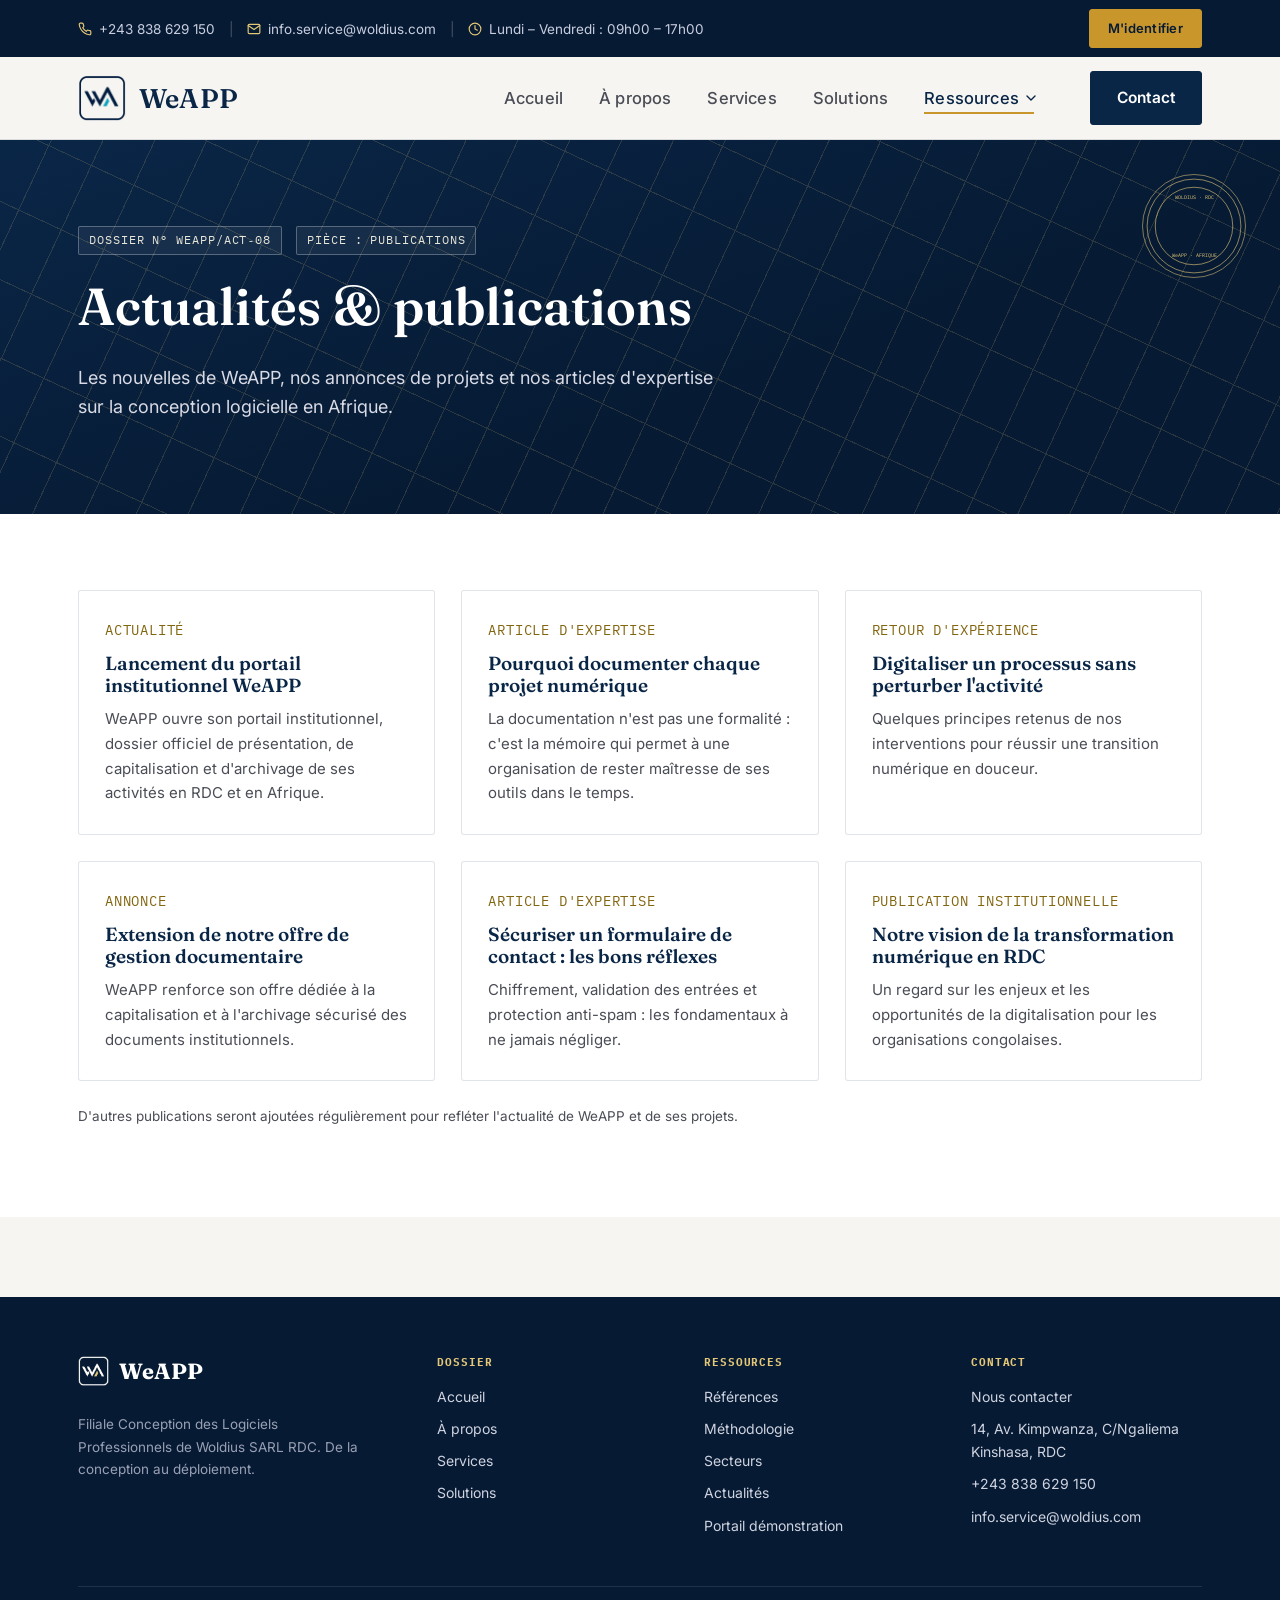
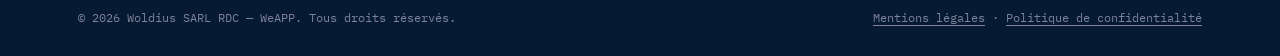
<file: actualites.html>
<!doctype html>
<html lang="fr">
<head>
<meta charset="UTF-8">
<meta name="viewport" content="width=device-width, initial-scale=1">
<title>Actualités — WeAPP | Woldius SARL RDC</title>
<meta name="description" content="Actualités, annonces de projets et publications d'expertise de WeAPP, filiale conception des logiciels professionnels de Woldius SARL RDC.">
<link rel="preconnect" href="https://fonts.googleapis.com">
<link rel="preconnect" href="https://fonts.gstatic.com" crossorigin>
<link href="https://fonts.googleapis.com/css2?family=Fraunces:opsz,wght@9..144,400;9..144,500;9..144,600;9..144,700&family=Inter:wght@400;500;600;700&family=IBM+Plex+Mono:wght@400;500&display=swap" rel="stylesheet">
<link rel="stylesheet" href="css/style.css">
<link rel="icon" href="assets/favicon.ico" sizes="any">
<link rel="icon" type="image/png" sizes="16x16" href="assets/favicon-16.png">
<link rel="icon" type="image/png" sizes="32x32" href="assets/favicon-32.png">
<link rel="icon" type="image/png" sizes="192x192" href="assets/favicon-192.png">
<link rel="icon" type="image/png" sizes="512x512" href="assets/favicon-512.png">
<link rel="apple-touch-icon" sizes="180x180" href="assets/apple-touch-icon.png">
</head>
<body>

<div class="topbar">
  <div class="topbar-inner">
    <div class="topbar-left">
      <span class="topbar-item phone">
        <svg viewBox="0 0 24 24" fill="none" stroke="currentColor" stroke-width="2" stroke-linecap="round" stroke-linejoin="round" aria-hidden="true"><path d="M22 16.92v3a2 2 0 0 1-2.18 2 19.79 19.79 0 0 1-8.63-3.07 19.5 19.5 0 0 1-6-6 19.79 19.79 0 0 1-3.07-8.67A2 2 0 0 1 4.11 2h3a2 2 0 0 1 2 1.72c.127.96.361 1.903.7 2.81a2 2 0 0 1-.45 2.11L8.09 9.91a16 16 0 0 0 6 6l1.27-1.27a2 2 0 0 1 2.11-.45c.907.339 1.85.573 2.81.7A2 2 0 0 1 22 16.92z"/></svg>
        <a href="tel:+243838629150">+243 838 629 150</a>
      </span>
      <span class="topbar-sep sep-1">|</span>
      <span class="topbar-item email">
        <svg viewBox="0 0 24 24" fill="none" stroke="currentColor" stroke-width="2" stroke-linecap="round" stroke-linejoin="round" aria-hidden="true"><rect x="2" y="4" width="20" height="16" rx="2"/><path d="m22 6-10 7L2 6"/></svg>
        <a href="mailto:info.service@woldius.com">info.service@woldius.com</a>
      </span>
      <span class="topbar-sep sep-2">|</span>
      <span class="topbar-item hours">
        <svg viewBox="0 0 24 24" fill="none" stroke="currentColor" stroke-width="2" stroke-linecap="round" stroke-linejoin="round" aria-hidden="true"><circle cx="12" cy="12" r="10"/><path d="M12 6v6l4 2"/></svg>
        Lundi&nbsp;–&nbsp;Vendredi&nbsp;: 09h00&nbsp;–&nbsp;17h00
      </span>
    </div>
    <a href="demo-logiciels.html" class="topbar-cta">M'identifier</a>
  </div>
</div>
<header class="site-header">
  <a href="#main" class="skip-link">Aller au contenu principal</a>
  <div class="nav-bar">
    <a href="index.html" class="logo"><img src="assets/icon-navy.png" alt="" width="32" height="31"><span class="logo-name">WeAPP</span></a>
    <button class="nav-toggle" aria-label="Ouvrir le menu" aria-expanded="false"><span></span><span></span><span></span></button>
    <nav class="nav-links" aria-label="Navigation principale">
      <a href="index.html">Accueil</a>
      <a href="a-propos.html">À propos</a>
      <a href="services.html">Services</a>
      <a href="solutions.html">Solutions</a>
      <div class="nav-dropdown is-current">
        <button type="button" class="nav-dropdown-toggle" aria-haspopup="true" aria-expanded="false">
          Ressources
          <svg viewBox="0 0 10 6" aria-hidden="true"><path d="M1 1l4 4 4-4" fill="none" stroke="currentColor" stroke-width="1.4" stroke-linecap="round" stroke-linejoin="round"/></svg>
        </button>
        <div class="nav-dropdown-menu">
          <a href="references.html">Références</a>
          <a href="methodologie.html">Méthodologie</a>
          <a href="secteurs.html">Secteurs</a>
          <a href="actualites.html" aria-current="page">Actualités</a>
          <a href="demo-logiciels.html">Portail démonstration</a>
        </div>
      </div>
    </nav>
    <a href="contact.html" class="nav-cta">Contact</a>
  </div>
</header>

<main id="main">
  <section class="page-hero">
    <div class="seal" aria-hidden="true"><svg viewBox="0 0 100 100"><circle cx="50" cy="50" r="46" fill="none" stroke="#E4C878" stroke-width="0.6"/><circle cx="50" cy="50" r="38" fill="none" stroke="#E4C878" stroke-width="0.6"/><text x="50" y="24" fill="#E4C878" font-family="IBM Plex Mono" font-size="5.2" text-anchor="middle">WOLDIUS · RDC</text><text x="50" y="80" fill="#E4C878" font-family="IBM Plex Mono" font-size="5.2" text-anchor="middle">WeAPP · AFRIQUE</text></svg></div>
    <div class="hero-inner">
      <div class="hero-refline"><span class="ref-tag">DOSSIER N° WEAPP/ACT‑08</span><span class="ref-tag">PIÈCE : PUBLICATIONS</span></div>
      <h1>Actualités &amp; publications</h1>
      <p class="lede">Les nouvelles de WeAPP, nos annonces de projets et nos articles d'expertise sur la conception logicielle en Afrique.</p>
    </div>
  </section>

  <section class="bg-white">
    <div class="container">
      <div class="grid grid-3">
        <article class="card">
          <span class="tag">Actualité</span>
          <h3>Lancement du portail institutionnel WeAPP</h3>
          <p>WeAPP ouvre son portail institutionnel, dossier officiel de présentation, de capitalisation et d'archivage de ses activités en RDC et en Afrique.</p>
        </article>
        <article class="card">
          <span class="tag">Article d'expertise</span>
          <h3>Pourquoi documenter chaque projet numérique</h3>
          <p>La documentation n'est pas une formalité : c'est la mémoire qui permet à une organisation de rester maîtresse de ses outils dans le temps.</p>
        </article>
        <article class="card">
          <span class="tag">Retour d'expérience</span>
          <h3>Digitaliser un processus sans perturber l'activité</h3>
          <p>Quelques principes retenus de nos interventions pour réussir une transition numérique en douceur.</p>
        </article>
        <article class="card">
          <span class="tag">Annonce</span>
          <h3>Extension de notre offre de gestion documentaire</h3>
          <p>WeAPP renforce son offre dédiée à la capitalisation et à l'archivage sécurisé des documents institutionnels.</p>
        </article>
        <article class="card">
          <span class="tag">Article d'expertise</span>
          <h3>Sécuriser un formulaire de contact : les bons réflexes</h3>
          <p>Chiffrement, validation des entrées et protection anti-spam : les fondamentaux à ne jamais négliger.</p>
        </article>
        <article class="card">
          <span class="tag">Publication institutionnelle</span>
          <h3>Notre vision de la transformation numérique en RDC</h3>
          <p>Un regard sur les enjeux et les opportunités de la digitalisation pour les organisations congolaises.</p>
        </article>
      </div>
      <p class="small" style="margin-top:24px;">D'autres publications seront ajoutées régulièrement pour refléter l'actualité de WeAPP et de ses projets.</p>
    </div>
  </section>
</main>

<footer class="site-footer">
  <div class="container">
    <div class="footer-grid">
      <div class="footer-brand"><div class="footer-logo"><img src="assets/icon-white.png" alt="" width="30" height="29"><strong>WeAPP</strong></div><p>Filiale Conception des Logiciels Professionnels de Woldius SARL RDC. De la conception au déploiement.</p></div>
      <div><h5>Dossier</h5><ul><li><a href="index.html">Accueil</a></li><li><a href="a-propos.html">À propos</a></li><li><a href="services.html">Services</a></li><li><a href="solutions.html">Solutions</a></li></ul></div>
      <div><h5>Ressources</h5><ul><li><a href="references.html">Références</a></li><li><a href="methodologie.html">Méthodologie</a></li><li><a href="secteurs.html">Secteurs</a></li><li><a href="actualites.html">Actualités</a></li><li><a href="demo-logiciels.html">Portail démonstration</a></li></ul></div>
      <div><h5>Contact</h5><ul><li><a href="contact.html">Nous contacter</a></li><li>14, Av. Kimpwanza, C/Ngaliema<br>Kinshasa, RDC</li><li><a href="tel:+243838629150">+243 838 629 150</a></li><li><a href="mailto:info.service@woldius.com">info.service@woldius.com</a></li></ul></div>
    </div>
    <div class="footer-bottom">
      <span>© 2026 Woldius SARL RDC — WeAPP. Tous droits réservés.</span>
      <span><a href="mentions-legales.html">Mentions légales</a> · <a href="confidentialite.html">Politique de confidentialité</a></span>
    </div>
  </div>
</footer>

<script src="js/script.js"></script>
</body>
</html>
</file>
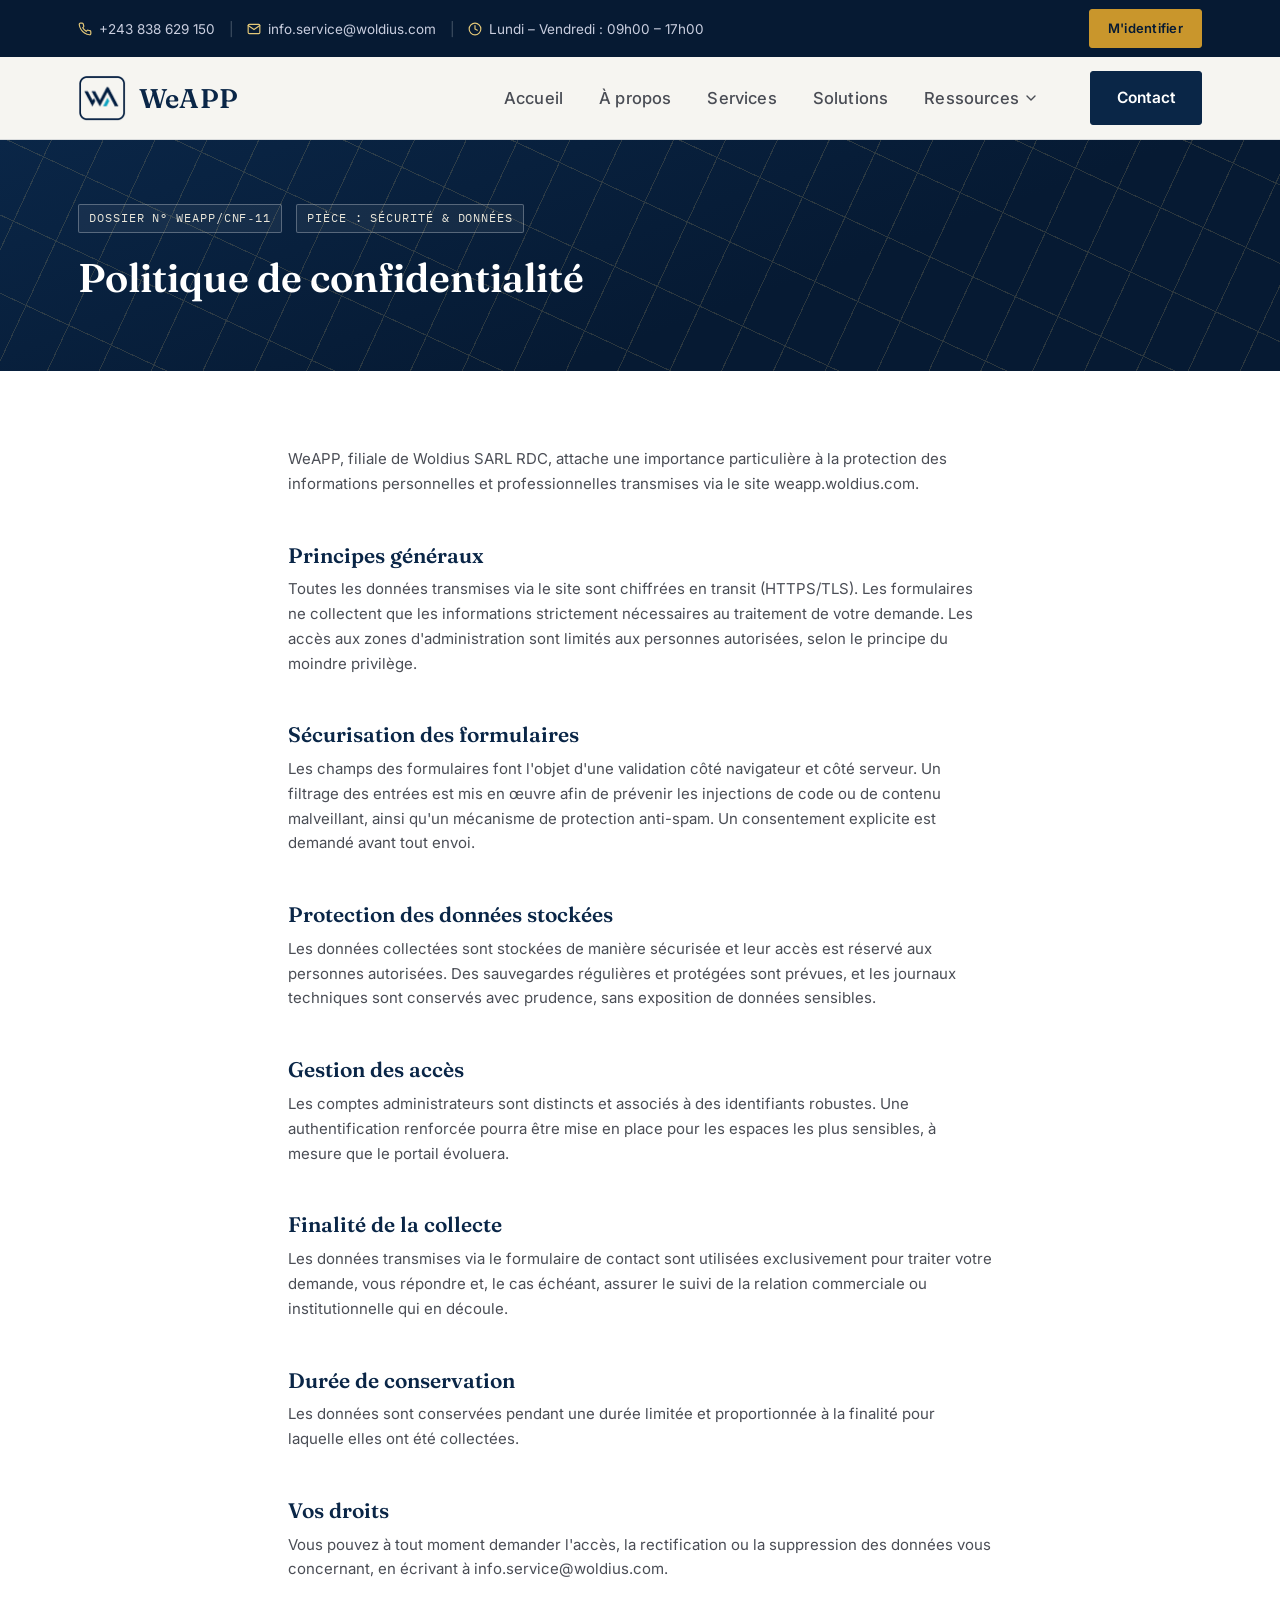
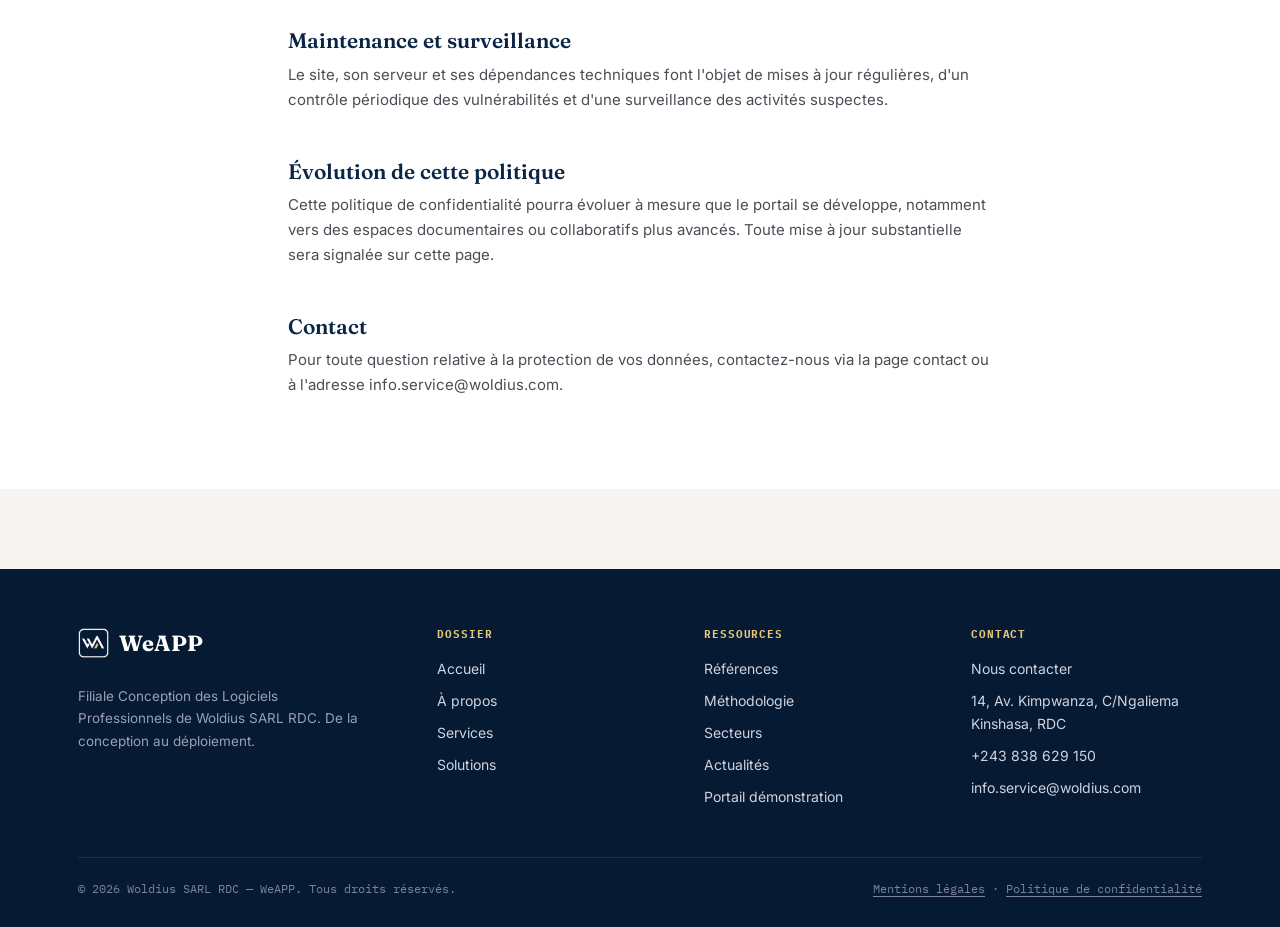
<file: confidentialite.html>
<!doctype html>
<html lang="fr">
<head>
<meta charset="UTF-8">
<meta name="viewport" content="width=device-width, initial-scale=1">
<title>Politique de confidentialité — WeAPP | Woldius SARL RDC</title>
<meta name="description" content="Politique de confidentialité et de sécurité des données du site weapp.woldius.com.">
<link rel="preconnect" href="https://fonts.googleapis.com">
<link rel="preconnect" href="https://fonts.gstatic.com" crossorigin>
<link href="https://fonts.googleapis.com/css2?family=Fraunces:opsz,wght@9..144,400;9..144,500;9..144,600;9..144,700&family=Inter:wght@400;500;600;700&family=IBM+Plex+Mono:wght@400;500&display=swap" rel="stylesheet">
<link rel="stylesheet" href="css/style.css">
<link rel="icon" href="assets/favicon.ico" sizes="any">
<link rel="icon" type="image/png" sizes="16x16" href="assets/favicon-16.png">
<link rel="icon" type="image/png" sizes="32x32" href="assets/favicon-32.png">
<link rel="icon" type="image/png" sizes="192x192" href="assets/favicon-192.png">
<link rel="icon" type="image/png" sizes="512x512" href="assets/favicon-512.png">
<link rel="apple-touch-icon" sizes="180x180" href="assets/apple-touch-icon.png">
</head>
<body>

<div class="topbar">
  <div class="topbar-inner">
    <div class="topbar-left">
      <span class="topbar-item phone">
        <svg viewBox="0 0 24 24" fill="none" stroke="currentColor" stroke-width="2" stroke-linecap="round" stroke-linejoin="round" aria-hidden="true"><path d="M22 16.92v3a2 2 0 0 1-2.18 2 19.79 19.79 0 0 1-8.63-3.07 19.5 19.5 0 0 1-6-6 19.79 19.79 0 0 1-3.07-8.67A2 2 0 0 1 4.11 2h3a2 2 0 0 1 2 1.72c.127.96.361 1.903.7 2.81a2 2 0 0 1-.45 2.11L8.09 9.91a16 16 0 0 0 6 6l1.27-1.27a2 2 0 0 1 2.11-.45c.907.339 1.85.573 2.81.7A2 2 0 0 1 22 16.92z"/></svg>
        <a href="tel:+243838629150">+243 838 629 150</a>
      </span>
      <span class="topbar-sep sep-1">|</span>
      <span class="topbar-item email">
        <svg viewBox="0 0 24 24" fill="none" stroke="currentColor" stroke-width="2" stroke-linecap="round" stroke-linejoin="round" aria-hidden="true"><rect x="2" y="4" width="20" height="16" rx="2"/><path d="m22 6-10 7L2 6"/></svg>
        <a href="mailto:info.service@woldius.com">info.service@woldius.com</a>
      </span>
      <span class="topbar-sep sep-2">|</span>
      <span class="topbar-item hours">
        <svg viewBox="0 0 24 24" fill="none" stroke="currentColor" stroke-width="2" stroke-linecap="round" stroke-linejoin="round" aria-hidden="true"><circle cx="12" cy="12" r="10"/><path d="M12 6v6l4 2"/></svg>
        Lundi&nbsp;–&nbsp;Vendredi&nbsp;: 09h00&nbsp;–&nbsp;17h00
      </span>
    </div>
    <a href="demo-logiciels.html" class="topbar-cta">M'identifier</a>
  </div>
</div>
<header class="site-header">
  <a href="#main" class="skip-link">Aller au contenu principal</a>
  <div class="nav-bar">
    <a href="index.html" class="logo"><img src="assets/icon-navy.png" alt="" width="32" height="31"><span class="logo-name">WeAPP</span></a>
    <button class="nav-toggle" aria-label="Ouvrir le menu" aria-expanded="false"><span></span><span></span><span></span></button>
    <nav class="nav-links" aria-label="Navigation principale">
      <a href="index.html">Accueil</a>
      <a href="a-propos.html">À propos</a>
      <a href="services.html">Services</a>
      <a href="solutions.html">Solutions</a>
      <div class="nav-dropdown">
        <button type="button" class="nav-dropdown-toggle" aria-haspopup="true" aria-expanded="false">
          Ressources
          <svg viewBox="0 0 10 6" aria-hidden="true"><path d="M1 1l4 4 4-4" fill="none" stroke="currentColor" stroke-width="1.4" stroke-linecap="round" stroke-linejoin="round"/></svg>
        </button>
        <div class="nav-dropdown-menu">
          <a href="references.html">Références</a>
          <a href="methodologie.html">Méthodologie</a>
          <a href="secteurs.html">Secteurs</a>
          <a href="actualites.html">Actualités</a>
          <a href="demo-logiciels.html">Portail démonstration</a>
        </div>
      </div>
    </nav>
    <a href="contact.html" class="nav-cta">Contact</a>
  </div>
</header>

<main id="main">
  <section class="page-hero" style="padding:64px 0 50px;">
    <div class="hero-inner">
      <div class="hero-refline"><span class="ref-tag">DOSSIER N° WEAPP/CNF‑11</span><span class="ref-tag">PIÈCE : SÉCURITÉ &amp; DONNÉES</span></div>
      <h1 style="font-size:clamp(28px,3.6vw,40px);">Politique de confidentialité</h1>
    </div>
  </section>

  <section class="bg-white">
    <div class="container legal-content">
      <p>WeAPP, filiale de Woldius SARL RDC, attache une importance particulière à la protection des informations personnelles et professionnelles transmises via le site weapp.woldius.com.</p>

      <h2>Principes généraux</h2>
      <p>Toutes les données transmises via le site sont chiffrées en transit (HTTPS/TLS). Les formulaires ne collectent que les informations strictement nécessaires au traitement de votre demande. Les accès aux zones d'administration sont limités aux personnes autorisées, selon le principe du moindre privilège.</p>

      <h2>Sécurisation des formulaires</h2>
      <p>Les champs des formulaires font l'objet d'une validation côté navigateur et côté serveur. Un filtrage des entrées est mis en œuvre afin de prévenir les injections de code ou de contenu malveillant, ainsi qu'un mécanisme de protection anti-spam. Un consentement explicite est demandé avant tout envoi.</p>

      <h2>Protection des données stockées</h2>
      <p>Les données collectées sont stockées de manière sécurisée et leur accès est réservé aux personnes autorisées. Des sauvegardes régulières et protégées sont prévues, et les journaux techniques sont conservés avec prudence, sans exposition de données sensibles.</p>

      <h2>Gestion des accès</h2>
      <p>Les comptes administrateurs sont distincts et associés à des identifiants robustes. Une authentification renforcée pourra être mise en place pour les espaces les plus sensibles, à mesure que le portail évoluera.</p>

      <h2>Finalité de la collecte</h2>
      <p>Les données transmises via le formulaire de contact sont utilisées exclusivement pour traiter votre demande, vous répondre et, le cas échéant, assurer le suivi de la relation commerciale ou institutionnelle qui en découle.</p>

      <h2>Durée de conservation</h2>
      <p>Les données sont conservées pendant une durée limitée et proportionnée à la finalité pour laquelle elles ont été collectées.</p>

      <h2>Vos droits</h2>
      <p>Vous pouvez à tout moment demander l'accès, la rectification ou la suppression des données vous concernant, en écrivant à <a href="mailto:info.service@woldius.com">info.service@woldius.com</a>.</p>

      <h2>Maintenance et surveillance</h2>
      <p>Le site, son serveur et ses dépendances techniques font l'objet de mises à jour régulières, d'un contrôle périodique des vulnérabilités et d'une surveillance des activités suspectes.</p>

      <h2>Évolution de cette politique</h2>
      <p>Cette politique de confidentialité pourra évoluer à mesure que le portail se développe, notamment vers des espaces documentaires ou collaboratifs plus avancés. Toute mise à jour substantielle sera signalée sur cette page.</p>

      <h2>Contact</h2>
      <p>Pour toute question relative à la protection de vos données, contactez-nous via la <a href="contact.html">page contact</a> ou à l'adresse <a href="mailto:info.service@woldius.com">info.service@woldius.com</a>.</p>
    </div>
  </section>
</main>

<footer class="site-footer">
  <div class="container">
    <div class="footer-grid">
      <div class="footer-brand"><div class="footer-logo"><img src="assets/icon-white.png" alt="" width="30" height="29"><strong>WeAPP</strong></div><p>Filiale Conception des Logiciels Professionnels de Woldius SARL RDC. De la conception au déploiement.</p></div>
      <div><h5>Dossier</h5><ul><li><a href="index.html">Accueil</a></li><li><a href="a-propos.html">À propos</a></li><li><a href="services.html">Services</a></li><li><a href="solutions.html">Solutions</a></li></ul></div>
      <div><h5>Ressources</h5><ul><li><a href="references.html">Références</a></li><li><a href="methodologie.html">Méthodologie</a></li><li><a href="secteurs.html">Secteurs</a></li><li><a href="actualites.html">Actualités</a></li><li><a href="demo-logiciels.html">Portail démonstration</a></li></ul></div>
      <div><h5>Contact</h5><ul><li><a href="contact.html">Nous contacter</a></li><li>14, Av. Kimpwanza, C/Ngaliema<br>Kinshasa, RDC</li><li><a href="tel:+243838629150">+243 838 629 150</a></li><li><a href="mailto:info.service@woldius.com">info.service@woldius.com</a></li></ul></div>
    </div>
    <div class="footer-bottom">
      <span>© 2026 Woldius SARL RDC — WeAPP. Tous droits réservés.</span>
      <span><a href="mentions-legales.html">Mentions légales</a> · <a href="confidentialite.html">Politique de confidentialité</a></span>
    </div>
  </div>
</footer>

<script src="js/script.js"></script>
</body>
</html>
</file>
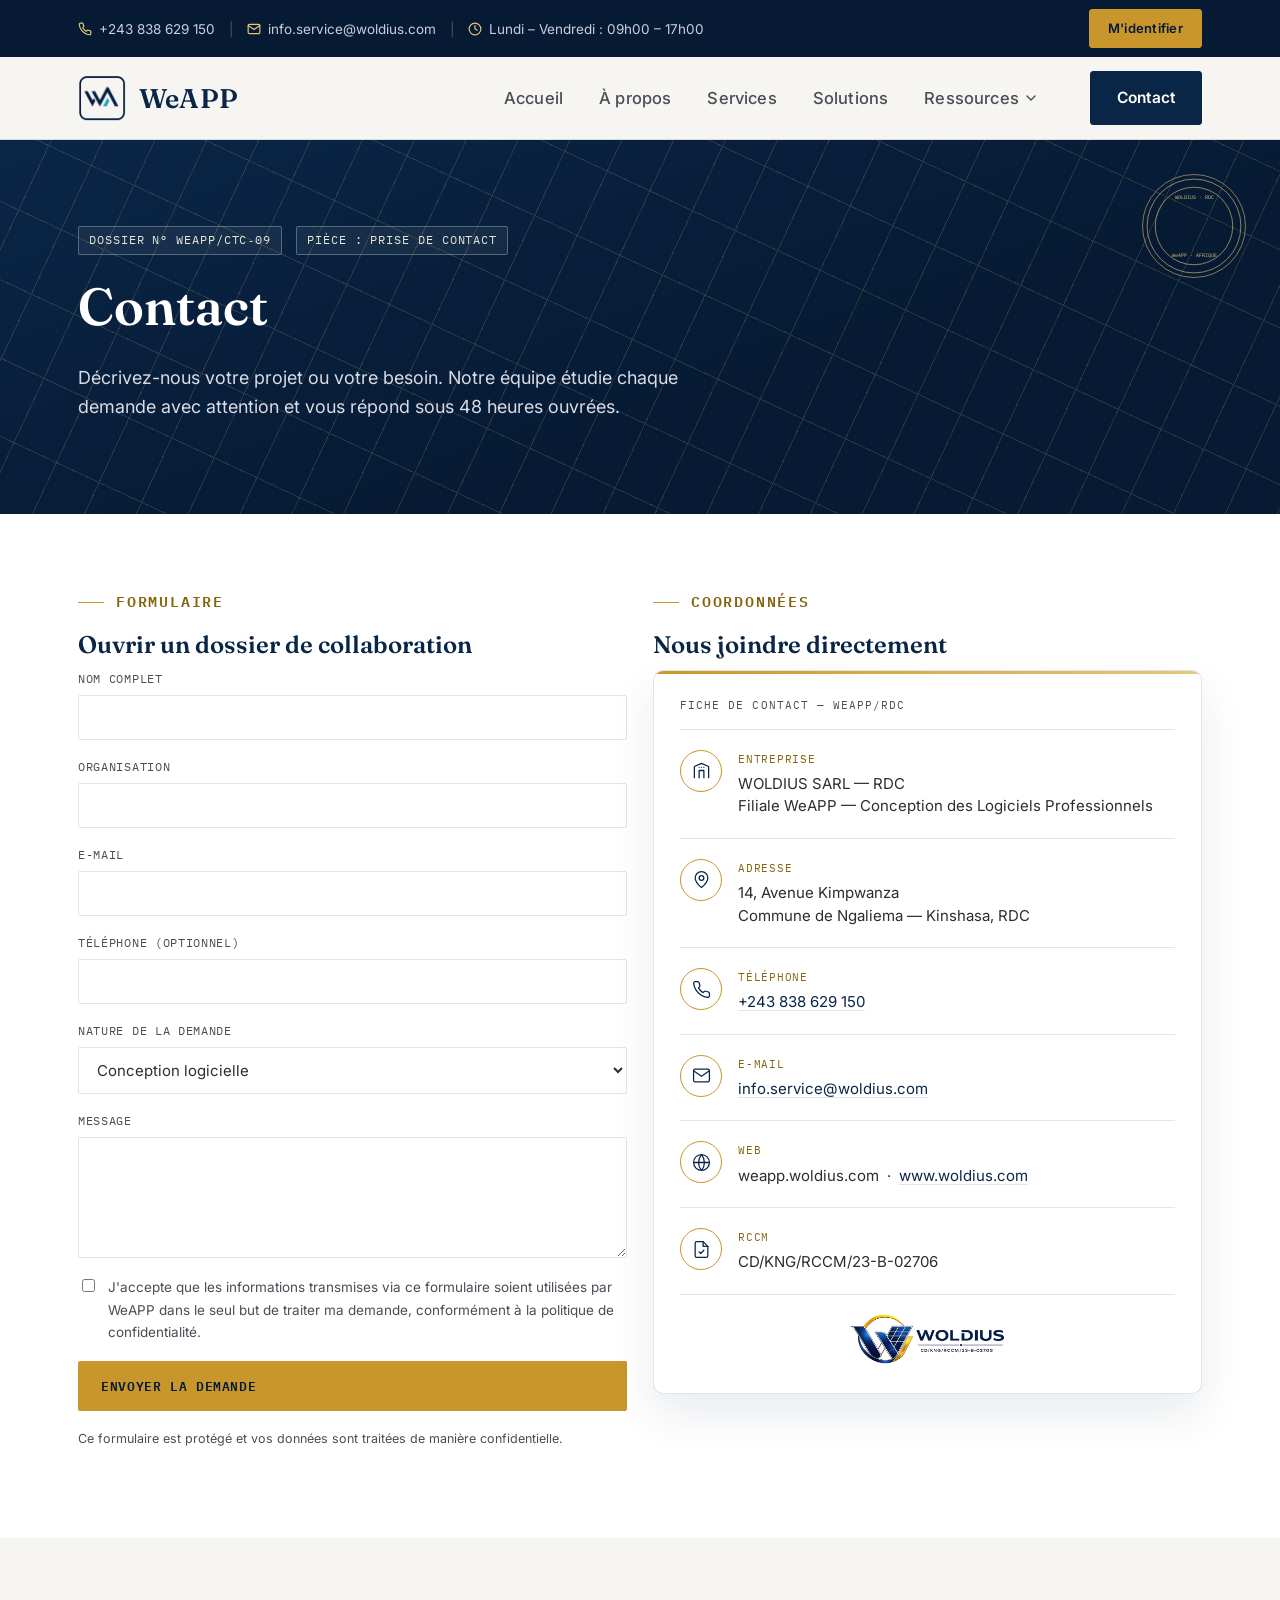
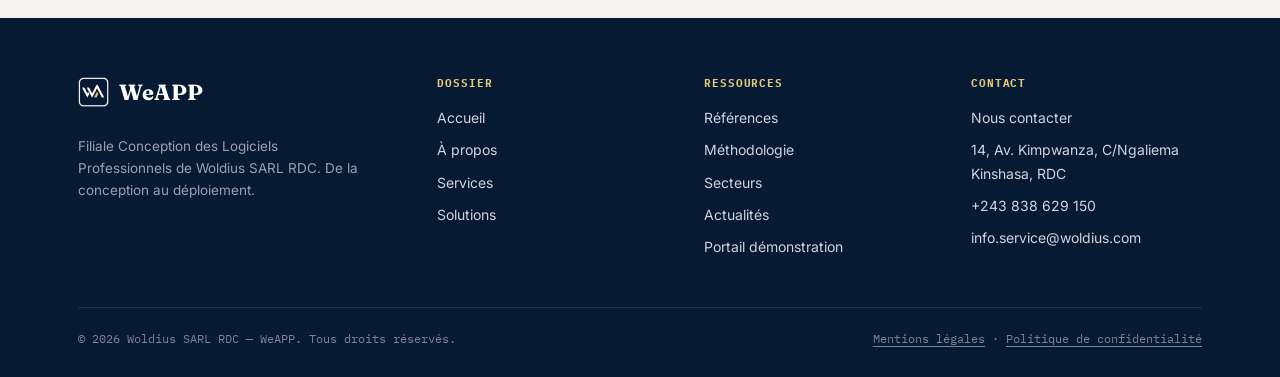
<file: contact.html>
<!doctype html>
<html lang="fr">
<head>
<meta charset="UTF-8">
<meta name="viewport" content="width=device-width, initial-scale=1">
<title>Contact — WeAPP | Woldius SARL RDC</title>
<meta name="description" content="Contactez WeAPP, filiale conception des logiciels professionnels de Woldius SARL RDC — Kinshasa, RDC.">
<link rel="preconnect" href="https://fonts.googleapis.com">
<link rel="preconnect" href="https://fonts.gstatic.com" crossorigin>
<link href="https://fonts.googleapis.com/css2?family=Fraunces:opsz,wght@9..144,400;9..144,500;9..144,600;9..144,700&family=Inter:wght@400;500;600;700&family=IBM+Plex+Mono:wght@400;500&display=swap" rel="stylesheet">
<link rel="stylesheet" href="css/style.css">
<link rel="icon" href="assets/favicon.ico" sizes="any">
<link rel="icon" type="image/png" sizes="16x16" href="assets/favicon-16.png">
<link rel="icon" type="image/png" sizes="32x32" href="assets/favicon-32.png">
<link rel="icon" type="image/png" sizes="192x192" href="assets/favicon-192.png">
<link rel="icon" type="image/png" sizes="512x512" href="assets/favicon-512.png">
<link rel="apple-touch-icon" sizes="180x180" href="assets/apple-touch-icon.png">
</head>
<body>

<div class="topbar">
  <div class="topbar-inner">
    <div class="topbar-left">
      <span class="topbar-item phone">
        <svg viewBox="0 0 24 24" fill="none" stroke="currentColor" stroke-width="2" stroke-linecap="round" stroke-linejoin="round" aria-hidden="true"><path d="M22 16.92v3a2 2 0 0 1-2.18 2 19.79 19.79 0 0 1-8.63-3.07 19.5 19.5 0 0 1-6-6 19.79 19.79 0 0 1-3.07-8.67A2 2 0 0 1 4.11 2h3a2 2 0 0 1 2 1.72c.127.96.361 1.903.7 2.81a2 2 0 0 1-.45 2.11L8.09 9.91a16 16 0 0 0 6 6l1.27-1.27a2 2 0 0 1 2.11-.45c.907.339 1.85.573 2.81.7A2 2 0 0 1 22 16.92z"/></svg>
        <a href="tel:+243838629150">+243 838 629 150</a>
      </span>
      <span class="topbar-sep sep-1">|</span>
      <span class="topbar-item email">
        <svg viewBox="0 0 24 24" fill="none" stroke="currentColor" stroke-width="2" stroke-linecap="round" stroke-linejoin="round" aria-hidden="true"><rect x="2" y="4" width="20" height="16" rx="2"/><path d="m22 6-10 7L2 6"/></svg>
        <a href="mailto:info.service@woldius.com">info.service@woldius.com</a>
      </span>
      <span class="topbar-sep sep-2">|</span>
      <span class="topbar-item hours">
        <svg viewBox="0 0 24 24" fill="none" stroke="currentColor" stroke-width="2" stroke-linecap="round" stroke-linejoin="round" aria-hidden="true"><circle cx="12" cy="12" r="10"/><path d="M12 6v6l4 2"/></svg>
        Lundi&nbsp;–&nbsp;Vendredi&nbsp;: 09h00&nbsp;–&nbsp;17h00
      </span>
    </div>
    <a href="demo-logiciels.html" class="topbar-cta">M'identifier</a>
  </div>
</div>
<header class="site-header">
  <a href="#main" class="skip-link">Aller au contenu principal</a>
  <div class="nav-bar">
    <a href="index.html" class="logo"><img src="assets/icon-navy.png" alt="" width="32" height="31"><span class="logo-name">WeAPP</span></a>
    <button class="nav-toggle" aria-label="Ouvrir le menu" aria-expanded="false"><span></span><span></span><span></span></button>
    <nav class="nav-links" aria-label="Navigation principale">
      <a href="index.html">Accueil</a>
      <a href="a-propos.html">À propos</a>
      <a href="services.html">Services</a>
      <a href="solutions.html">Solutions</a>
      <div class="nav-dropdown">
        <button type="button" class="nav-dropdown-toggle" aria-haspopup="true" aria-expanded="false">
          Ressources
          <svg viewBox="0 0 10 6" aria-hidden="true"><path d="M1 1l4 4 4-4" fill="none" stroke="currentColor" stroke-width="1.4" stroke-linecap="round" stroke-linejoin="round"/></svg>
        </button>
        <div class="nav-dropdown-menu">
          <a href="references.html">Références</a>
          <a href="methodologie.html">Méthodologie</a>
          <a href="secteurs.html">Secteurs</a>
          <a href="actualites.html">Actualités</a>
          <a href="demo-logiciels.html">Portail démonstration</a>
        </div>
      </div>
    </nav>
    <a href="contact.html" class="nav-cta" aria-current="page">Contact</a>
  </div>
</header>

<main id="main">
  <section class="page-hero">
    <div class="seal" aria-hidden="true"><svg viewBox="0 0 100 100"><circle cx="50" cy="50" r="46" fill="none" stroke="#E4C878" stroke-width="0.6"/><circle cx="50" cy="50" r="38" fill="none" stroke="#E4C878" stroke-width="0.6"/><text x="50" y="24" fill="#E4C878" font-family="IBM Plex Mono" font-size="5.2" text-anchor="middle">WOLDIUS · RDC</text><text x="50" y="80" fill="#E4C878" font-family="IBM Plex Mono" font-size="5.2" text-anchor="middle">WeAPP · AFRIQUE</text></svg></div>
    <div class="hero-inner">
      <div class="hero-refline"><span class="ref-tag">DOSSIER N° WEAPP/CTC‑09</span><span class="ref-tag">PIÈCE : PRISE DE CONTACT</span></div>
      <h1>Contact</h1>
      <p class="lede">Décrivez-nous votre projet ou votre besoin. Notre équipe étudie chaque demande avec attention et vous répond sous 48 heures ouvrées.</p>
    </div>
  </section>

  <section class="bg-white">
    <div class="container">
      <div class="grid grid-2">

        <div>
          <span class="eyebrow">Formulaire</span>
          <h2>Ouvrir un dossier de collaboration</h2>
          <form class="contact-form" aria-label="Formulaire de contact">
            <div class="field">
              <label for="nom">Nom complet</label>
              <input type="text" id="nom" name="nom" required autocomplete="name">
            </div>
            <div class="field">
              <label for="organisation">Organisation</label>
              <input type="text" id="organisation" name="organisation" autocomplete="organization">
            </div>
            <div class="field">
              <label for="email">E-mail</label>
              <input type="email" id="email" name="email" required autocomplete="email">
            </div>
            <div class="field">
              <label for="telephone">Téléphone (optionnel)</label>
              <input type="tel" id="telephone" name="telephone" autocomplete="tel">
            </div>
            <div class="field">
              <label for="sujet">Nature de la demande</label>
              <select id="sujet" name="sujet">
                <option>Conception logicielle</option>
                <option>Développement d'application métier</option>
                <option>Gestion documentaire / archivage</option>
                <option>Portail institutionnel</option>
                <option>Maintenance évolutive</option>
                <option>Autre demande</option>
              </select>
            </div>
            <div class="field">
              <label for="message">Message</label>
              <textarea id="message" name="message" rows="5" required></textarea>
            </div>
            <label class="consent">
              <input type="checkbox" required>
              <span>J'accepte que les informations transmises via ce formulaire soient utilisées par WeAPP dans le seul but de traiter ma demande, conformément à la <a href="confidentialite.html">politique de confidentialité</a>.</span>
            </label>
            <button type="submit" class="btn btn-gold" style="align-self:flex-start;">Envoyer la demande</button>
            <p id="form-response" class="form-note" style="display:none;color:#2E7D32;font-weight:600;"></p>
            <p class="form-note">Ce formulaire est protégé et vos données sont traitées de manière confidentielle.</p>
          </form>
        </div>

        <div>
          <span class="eyebrow">Coordonnées</span>
          <h2>Nous joindre directement</h2>

          <div class="contact-card">
            <div class="contact-card-ref">FICHE DE CONTACT — WEAPP/RDC</div>

            <div class="contact-row">
              <div class="contact-row-icon">
                <svg viewBox="0 0 24 24" fill="none" stroke="currentColor" stroke-width="1.6" stroke-linecap="round" stroke-linejoin="round" aria-hidden="true"><path d="M3 21V7l9-4 9 4v14"/><path d="M9 21V12h6v9"/><path d="M9 8h.01M15 8h.01M12 8h.01"/></svg>
              </div>
              <div class="contact-row-body">
                <span>Entreprise</span>
                <p>WOLDIUS SARL — RDC<br>Filiale WeAPP — Conception des Logiciels Professionnels</p>
              </div>
            </div>

            <div class="contact-row">
              <div class="contact-row-icon">
                <svg viewBox="0 0 24 24" fill="none" stroke="currentColor" stroke-width="1.6" stroke-linecap="round" stroke-linejoin="round" aria-hidden="true"><path d="M20 10c0 5.5-8 12-8 12s-8-6.5-8-12a8 8 0 0 1 16 0z"/><circle cx="12" cy="10" r="3"/></svg>
              </div>
              <div class="contact-row-body">
                <span>Adresse</span>
                <p>14, Avenue Kimpwanza<br>Commune de Ngaliema — Kinshasa, RDC</p>
              </div>
            </div>

            <div class="contact-row">
              <div class="contact-row-icon">
                <svg viewBox="0 0 24 24" fill="none" stroke="currentColor" stroke-width="1.6" stroke-linecap="round" stroke-linejoin="round" aria-hidden="true"><path d="M22 16.92v3a2 2 0 0 1-2.18 2 19.79 19.79 0 0 1-8.63-3.07 19.5 19.5 0 0 1-6-6 19.79 19.79 0 0 1-3.07-8.67A2 2 0 0 1 4.11 2h3a2 2 0 0 1 2 1.72c.127.96.361 1.903.7 2.81a2 2 0 0 1-.45 2.11L8.09 9.91a16 16 0 0 0 6 6l1.27-1.27a2 2 0 0 1 2.11-.45c.907.339 1.85.573 2.81.7A2 2 0 0 1 22 16.92z"/></svg>
              </div>
              <div class="contact-row-body">
                <span>Téléphone</span>
                <p><a href="tel:+243838629150">+243 838 629 150</a></p>
              </div>
            </div>

            <div class="contact-row">
              <div class="contact-row-icon">
                <svg viewBox="0 0 24 24" fill="none" stroke="currentColor" stroke-width="1.6" stroke-linecap="round" stroke-linejoin="round" aria-hidden="true"><rect x="2" y="4" width="20" height="16" rx="2"/><path d="m22 6-10 7L2 6"/></svg>
              </div>
              <div class="contact-row-body">
                <span>E-mail</span>
                <p><a href="mailto:info.service@woldius.com">info.service@woldius.com</a></p>
              </div>
            </div>

            <div class="contact-row">
              <div class="contact-row-icon">
                <svg viewBox="0 0 24 24" fill="none" stroke="currentColor" stroke-width="1.6" stroke-linecap="round" stroke-linejoin="round" aria-hidden="true"><circle cx="12" cy="12" r="10"/><path d="M2 12h20M12 2a15.3 15.3 0 0 1 0 20 15.3 15.3 0 0 1 0-20z"/></svg>
              </div>
              <div class="contact-row-body">
                <span>Web</span>
                <p>weapp.woldius.com &nbsp;·&nbsp; <a href="https://www.woldius.com" target="_blank" rel="noopener">www.woldius.com</a></p>
              </div>
            </div>

            <div class="contact-row last">
              <div class="contact-row-icon">
                <svg viewBox="0 0 24 24" fill="none" stroke="currentColor" stroke-width="1.6" stroke-linecap="round" stroke-linejoin="round" aria-hidden="true"><path d="M14 2H6a2 2 0 0 0-2 2v16a2 2 0 0 0 2 2h12a2 2 0 0 0 2-2V8z"/><path d="M14 2v6h6"/><path d="M9 15l2 2 4-4"/></svg>
              </div>
              <div class="contact-row-body">
                <span>RCCM</span>
                <p>CD/KNG/RCCM/23-B-02706</p>
              </div>
            </div>

            <a href="https://www.woldius.com" target="_blank" rel="noopener" class="contact-card-stamp">
              <img src="assets/woldius-cachet.png" alt="Woldius SARL — visiter www.woldius.com" width="600" height="198" loading="lazy">
            </a>
          </div>
        </div>

      </div>
    </div>
  </section>
</main>

<footer class="site-footer">
  <div class="container">
    <div class="footer-grid">
      <div class="footer-brand"><div class="footer-logo"><img src="assets/icon-white.png" alt="" width="30" height="29"><strong>WeAPP</strong></div><p>Filiale Conception des Logiciels Professionnels de Woldius SARL RDC. De la conception au déploiement.</p></div>
      <div><h5>Dossier</h5><ul><li><a href="index.html">Accueil</a></li><li><a href="a-propos.html">À propos</a></li><li><a href="services.html">Services</a></li><li><a href="solutions.html">Solutions</a></li></ul></div>
      <div><h5>Ressources</h5><ul><li><a href="references.html">Références</a></li><li><a href="methodologie.html">Méthodologie</a></li><li><a href="secteurs.html">Secteurs</a></li><li><a href="actualites.html">Actualités</a></li><li><a href="demo-logiciels.html">Portail démonstration</a></li></ul></div>
      <div><h5>Contact</h5><ul><li><a href="contact.html">Nous contacter</a></li><li>14, Av. Kimpwanza, C/Ngaliema<br>Kinshasa, RDC</li><li><a href="tel:+243838629150">+243 838 629 150</a></li><li><a href="mailto:info.service@woldius.com">info.service@woldius.com</a></li></ul></div>
    </div>
    <div class="footer-bottom">
      <span>© 2026 Woldius SARL RDC — WeAPP. Tous droits réservés.</span>
      <span><a href="mentions-legales.html">Mentions légales</a> · <a href="confidentialite.html">Politique de confidentialité</a></span>
    </div>
  </div>
</footer>

<script src="js/script.js"></script>
</body>
</html>
</file>
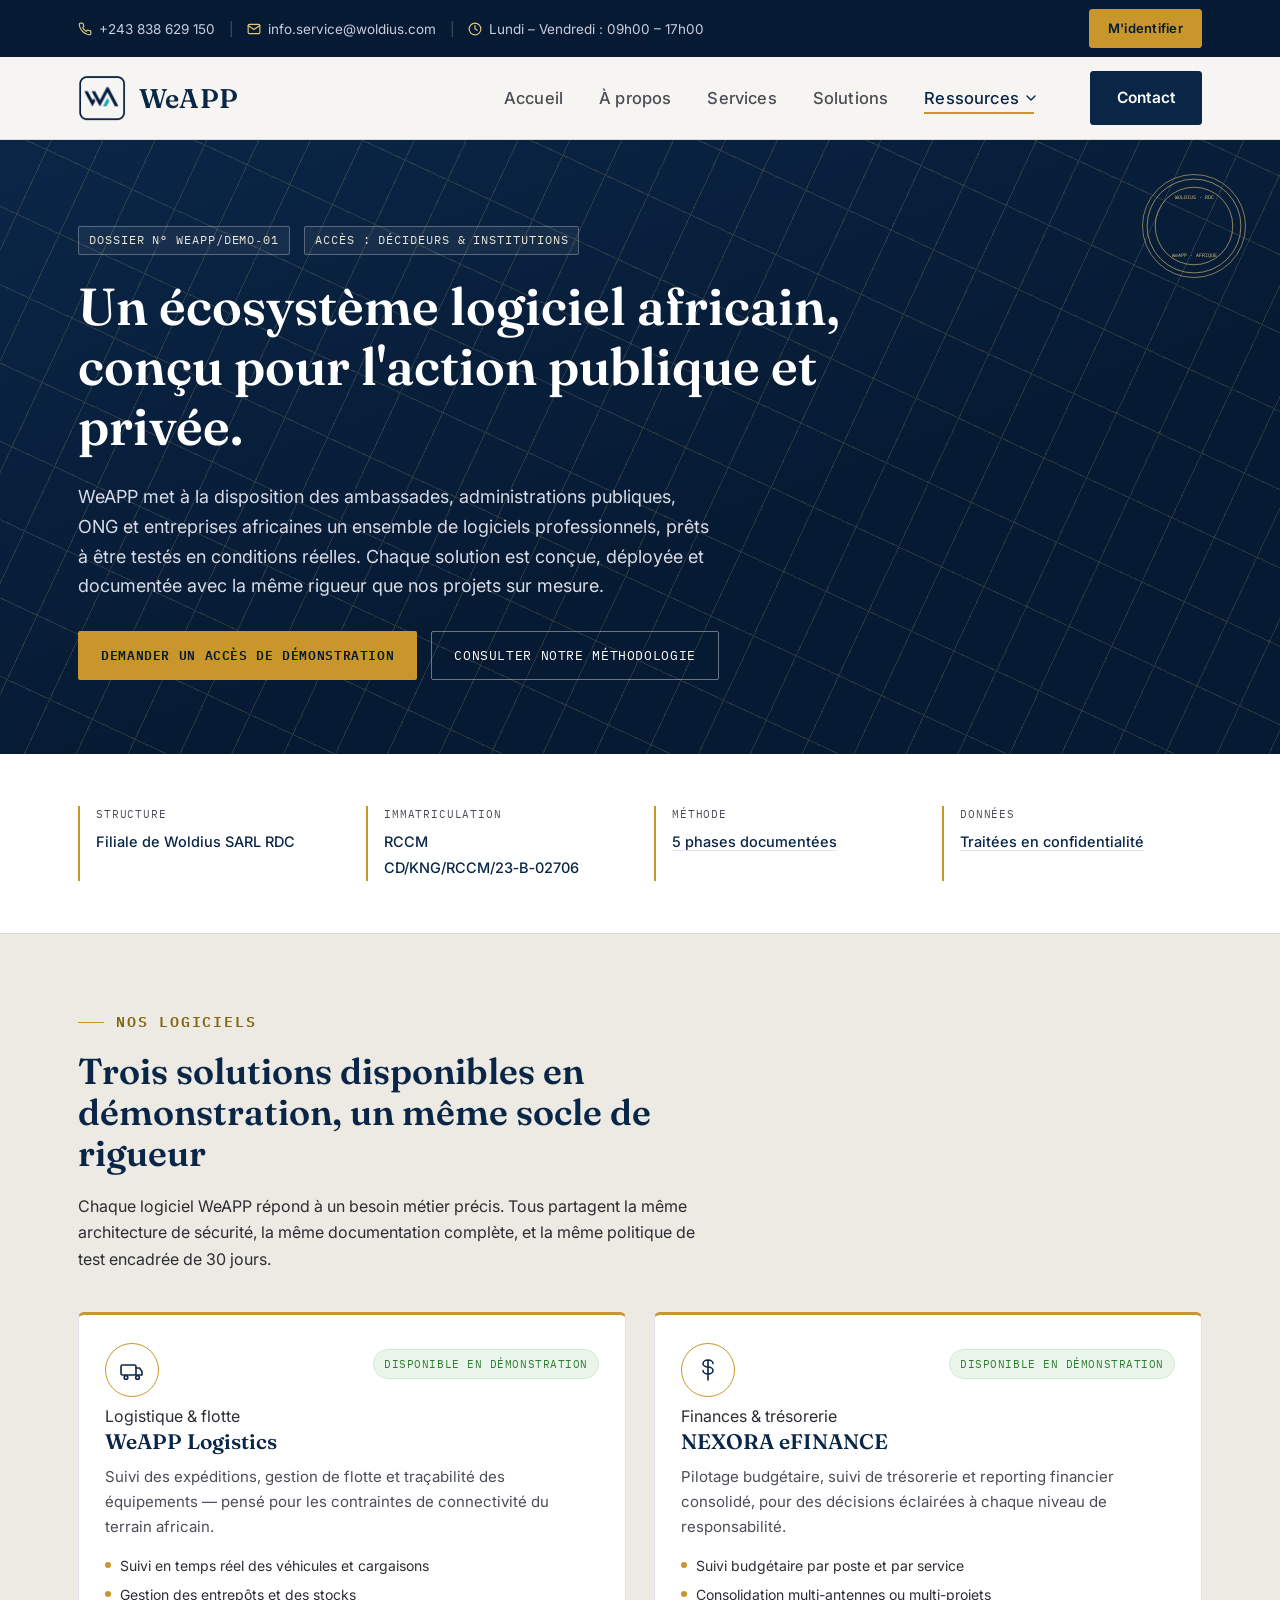
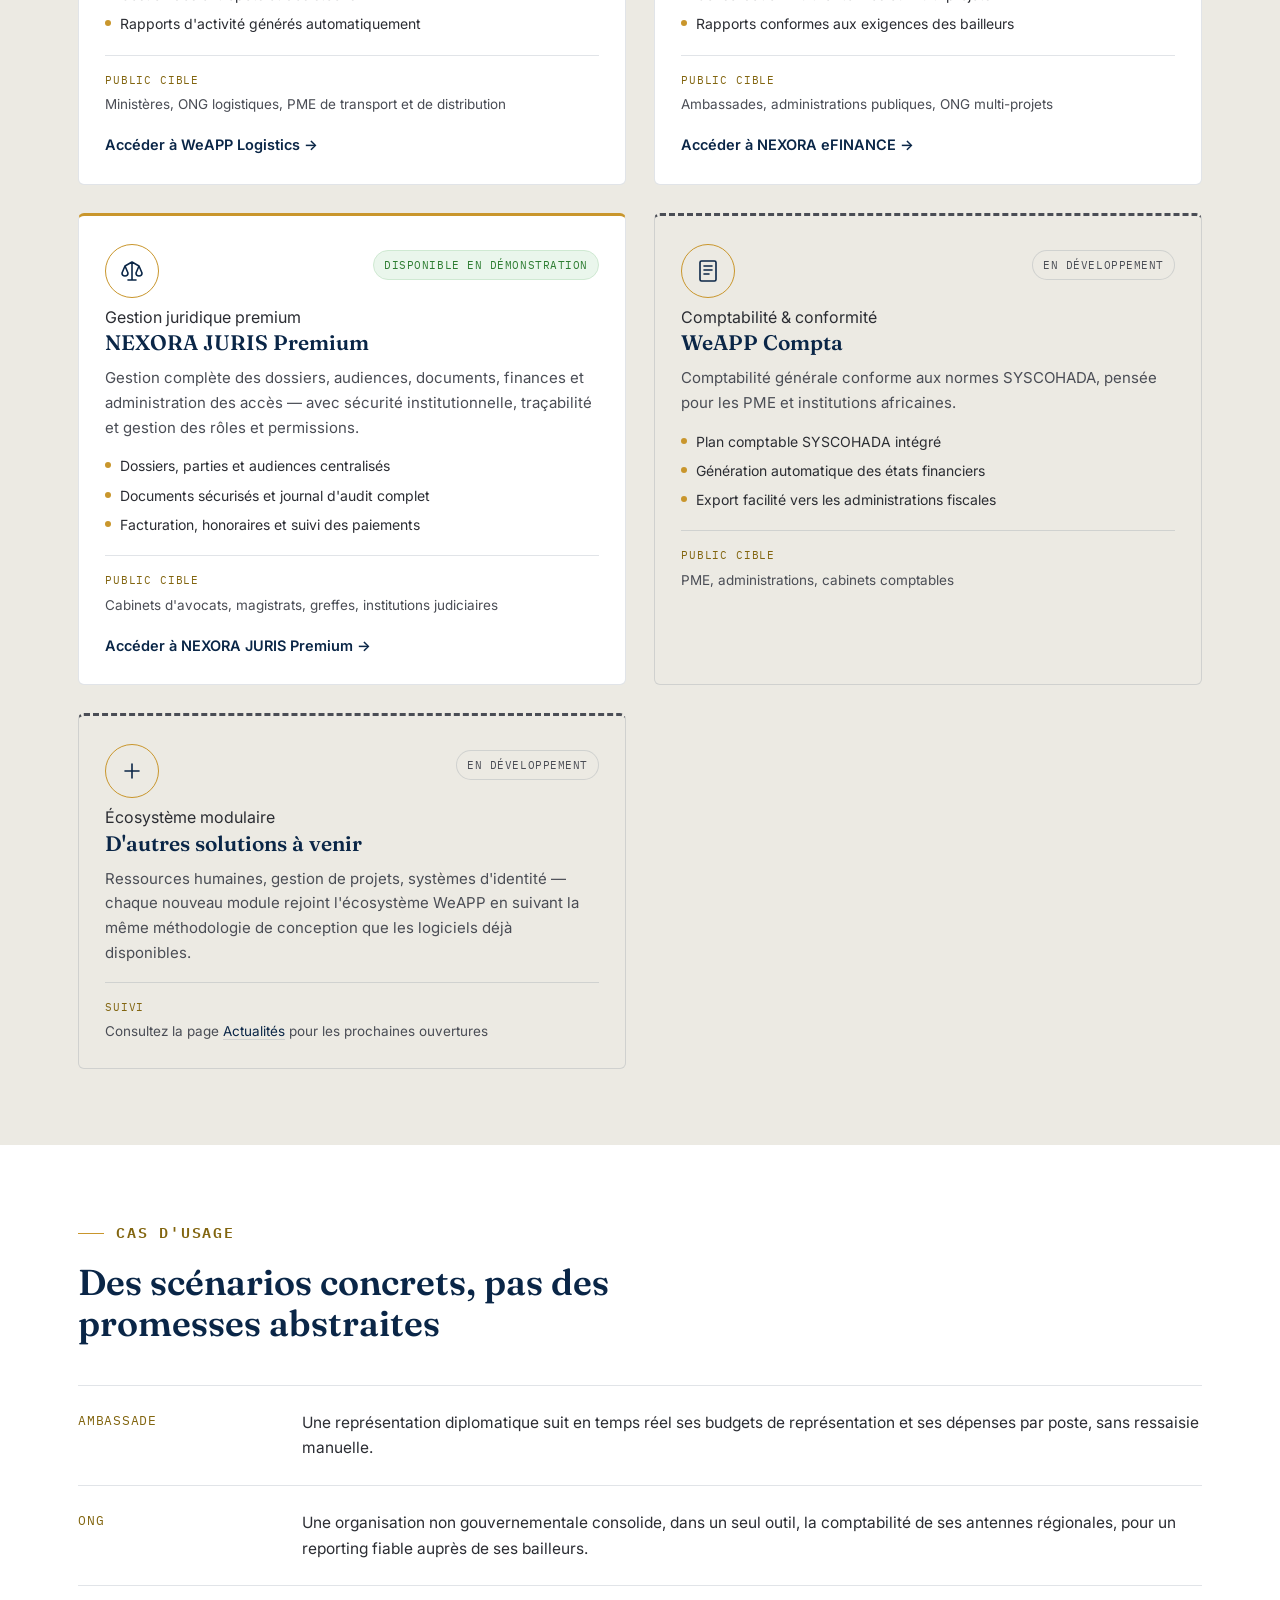
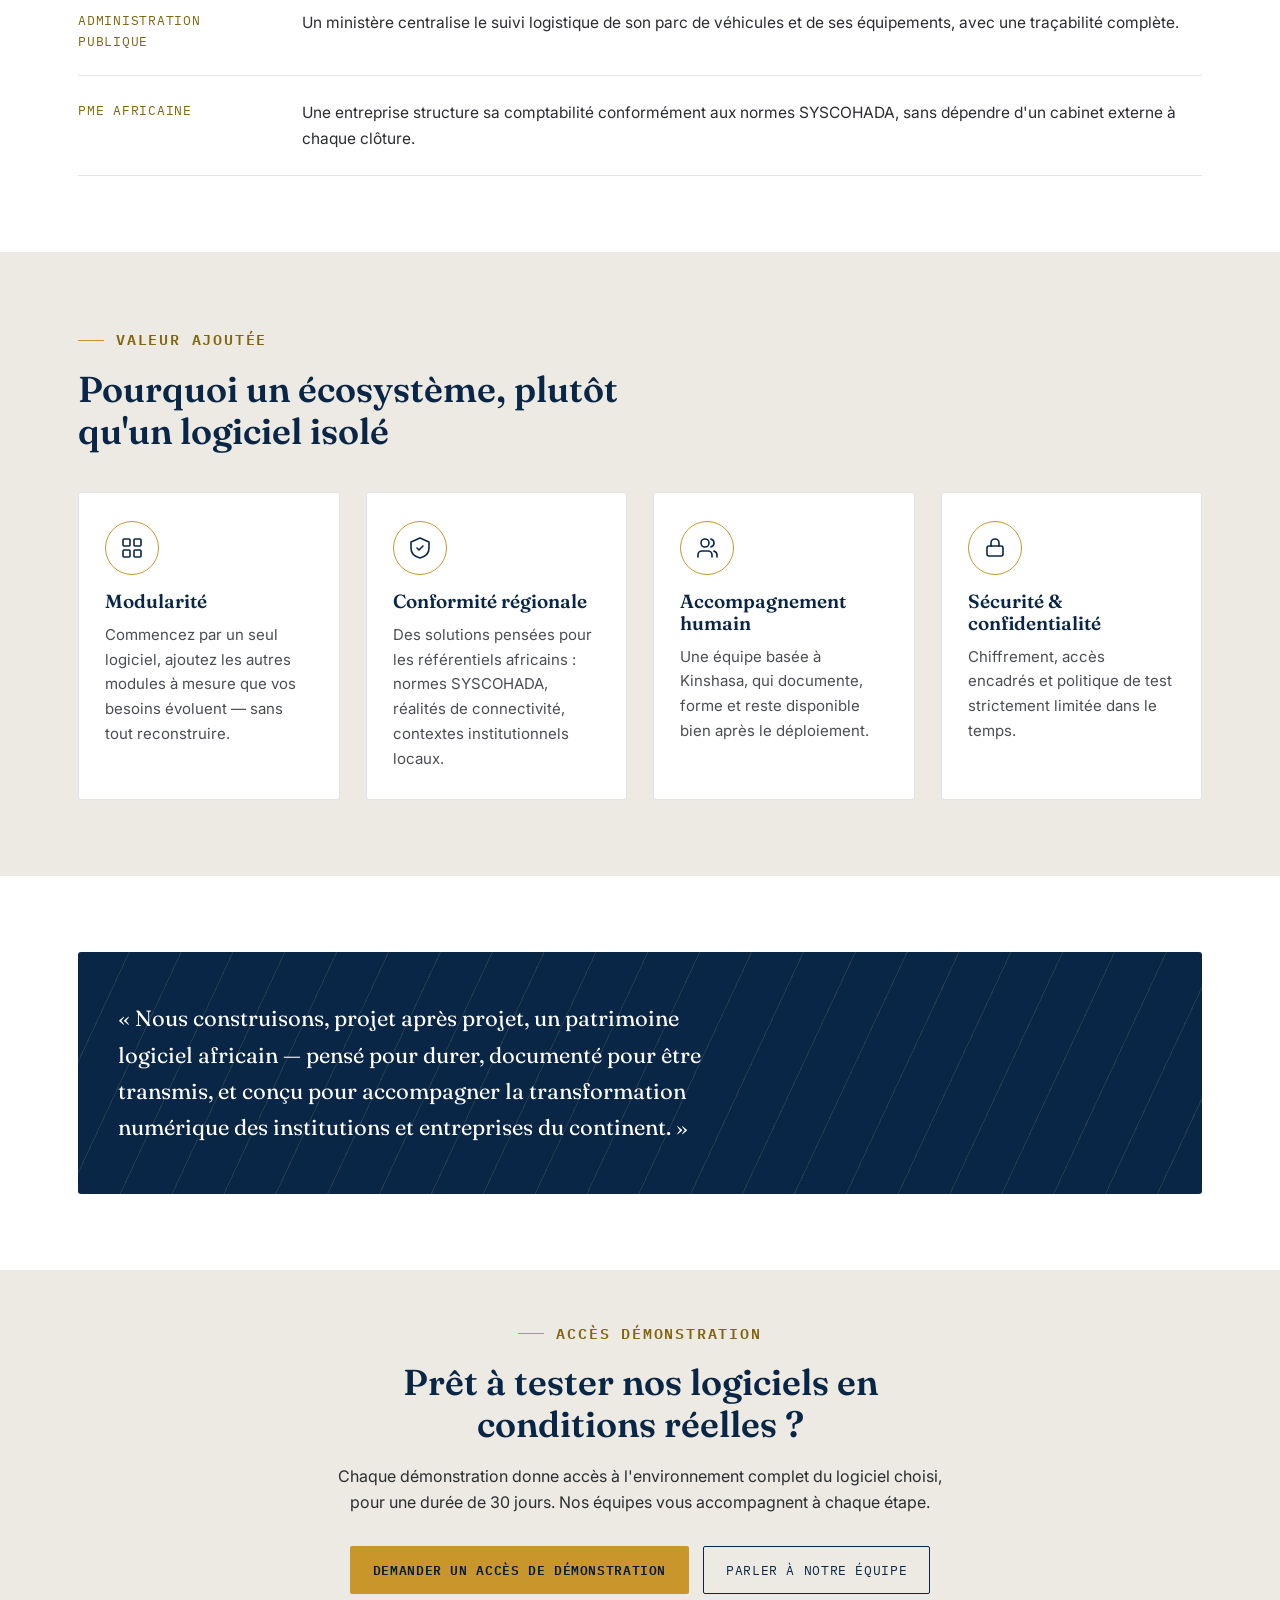
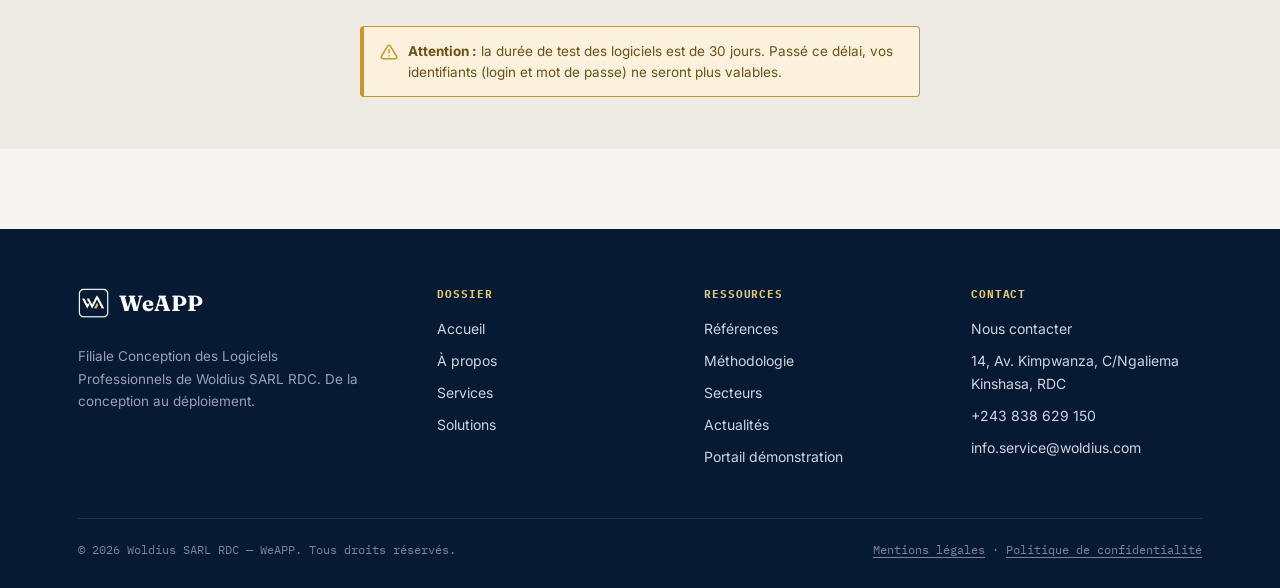
<file: demo-logiciels.html>
<!doctype html>
<html lang="fr">
<head>
<meta charset="UTF-8">
<meta name="viewport" content="width=device-width, initial-scale=1">
<title>Portail de démonstration — WeAPP | Woldius SARL RDC</title>
<meta name="description" content="WeAPP Logistics, NEXORA eFINANCE, NEXORA JURIS Premium, WeAPP Compta : découvrez et testez l'écosystème logiciel de WeAPP, conçu pour les ambassades, administrations publiques, ONG et PME africaines.">
<link rel="preconnect" href="https://fonts.googleapis.com">
<link rel="preconnect" href="https://fonts.gstatic.com" crossorigin>
<link href="https://fonts.googleapis.com/css2?family=Fraunces:opsz,wght@9..144,400;9..144,500;9..144,600;9..144,700&family=Inter:wght@400;500;600;700&family=IBM+Plex+Mono:wght@400;500&display=swap" rel="stylesheet">
<link rel="stylesheet" href="css/style.css">
<link rel="icon" href="assets/favicon.ico" sizes="any">
<link rel="icon" type="image/png" sizes="16x16" href="assets/favicon-16.png">
<link rel="icon" type="image/png" sizes="32x32" href="assets/favicon-32.png">
<link rel="icon" type="image/png" sizes="192x192" href="assets/favicon-192.png">
<link rel="icon" type="image/png" sizes="512x512" href="assets/favicon-512.png">
<link rel="apple-touch-icon" sizes="180x180" href="assets/apple-touch-icon.png">
</head>
<body>

<div class="topbar">
  <div class="topbar-inner">
    <div class="topbar-left">
      <span class="topbar-item phone">
        <svg viewBox="0 0 24 24" fill="none" stroke="currentColor" stroke-width="2" stroke-linecap="round" stroke-linejoin="round" aria-hidden="true"><path d="M22 16.92v3a2 2 0 0 1-2.18 2 19.79 19.79 0 0 1-8.63-3.07 19.5 19.5 0 0 1-6-6 19.79 19.79 0 0 1-3.07-8.67A2 2 0 0 1 4.11 2h3a2 2 0 0 1 2 1.72c.127.96.361 1.903.7 2.81a2 2 0 0 1-.45 2.11L8.09 9.91a16 16 0 0 0 6 6l1.27-1.27a2 2 0 0 1 2.11-.45c.907.339 1.85.573 2.81.7A2 2 0 0 1 22 16.92z"/></svg>
        <a href="tel:+243838629150">+243 838 629 150</a>
      </span>
      <span class="topbar-sep sep-1">|</span>
      <span class="topbar-item email">
        <svg viewBox="0 0 24 24" fill="none" stroke="currentColor" stroke-width="2" stroke-linecap="round" stroke-linejoin="round" aria-hidden="true"><rect x="2" y="4" width="20" height="16" rx="2"/><path d="m22 6-10 7L2 6"/></svg>
        <a href="mailto:info.service@woldius.com">info.service@woldius.com</a>
      </span>
      <span class="topbar-sep sep-2">|</span>
      <span class="topbar-item hours">
        <svg viewBox="0 0 24 24" fill="none" stroke="currentColor" stroke-width="2" stroke-linecap="round" stroke-linejoin="round" aria-hidden="true"><circle cx="12" cy="12" r="10"/><path d="M12 6v6l4 2"/></svg>
        Lundi&nbsp;–&nbsp;Vendredi&nbsp;: 09h00&nbsp;–&nbsp;17h00
      </span>
    </div>
    <a href="demo-logiciels.html" class="topbar-cta">M'identifier</a>
  </div>
</div>
<header class="site-header">
  <a href="#main" class="skip-link">Aller au contenu principal</a>
  <div class="nav-bar">
    <a href="index.html" class="logo"><img src="assets/icon-navy.png" alt="" width="32" height="31"><span class="logo-name">WeAPP</span></a>
    <button class="nav-toggle" aria-label="Ouvrir le menu" aria-expanded="false"><span></span><span></span><span></span></button>
    <nav class="nav-links" aria-label="Navigation principale">
      <a href="index.html">Accueil</a>
      <a href="a-propos.html">À propos</a>
      <a href="services.html">Services</a>
      <a href="solutions.html">Solutions</a>
      <div class="nav-dropdown is-current">
        <button type="button" class="nav-dropdown-toggle" aria-haspopup="true" aria-expanded="false">
          Ressources
          <svg viewBox="0 0 10 6" aria-hidden="true"><path d="M1 1l4 4 4-4" fill="none" stroke="currentColor" stroke-width="1.4" stroke-linecap="round" stroke-linejoin="round"/></svg>
        </button>
        <div class="nav-dropdown-menu">
          <a href="references.html">Références</a>
          <a href="methodologie.html">Méthodologie</a>
          <a href="secteurs.html">Secteurs</a>
          <a href="actualites.html">Actualités</a>
          <a href="demo-logiciels.html" aria-current="page">Portail démonstration</a>
        </div>
      </div>
    </nav>
    <a href="contact.html" class="nav-cta">Contact</a>
  </div>
</header>

<main id="main">

  <section class="page-hero demo-hero">
    <div class="seal" aria-hidden="true">
      <svg viewBox="0 0 100 100"><circle cx="50" cy="50" r="46" fill="none" stroke="#E4C878" stroke-width="0.6"/><circle cx="50" cy="50" r="38" fill="none" stroke="#E4C878" stroke-width="0.6"/><text x="50" y="24" fill="#E4C878" font-family="IBM Plex Mono" font-size="5.2" text-anchor="middle">WOLDIUS · RDC</text><text x="50" y="80" fill="#E4C878" font-family="IBM Plex Mono" font-size="5.2" text-anchor="middle">WeAPP · AFRIQUE</text></svg>
    </div>
    <div class="hero-inner">
      <div class="hero-refline">
        <span class="ref-tag">DOSSIER N° WEAPP/DEMO‑01</span>
        <span class="ref-tag">ACCÈS : DÉCIDEURS &amp; INSTITUTIONS</span>
      </div>
      <h1>Un écosystème logiciel africain, conçu pour l'action publique et privée.</h1>
      <p class="lede">WeAPP met à la disposition des ambassades, administrations publiques, ONG et entreprises africaines un ensemble de logiciels professionnels, prêts à être testés en conditions réelles. Chaque solution est conçue, déployée et documentée avec la même rigueur que nos projets sur mesure.</p>
      <div class="hero-actions">
        <a href="#logiciels" class="btn btn-gold">Demander un accès de démonstration</a>
        <a href="methodologie.html" class="btn btn-ghost">Consulter notre méthodologie</a>
      </div>
    </div>
  </section>

  <section class="bg-white tight">
    <div class="container">
      <ul class="credential-bar">
        <li>
          <span class="credential-label">Structure</span>
          <span class="credential-value">Filiale de Woldius SARL RDC</span>
        </li>
        <li>
          <span class="credential-label">Immatriculation</span>
          <span class="credential-value">RCCM CD/KNG/RCCM/23‑B‑02706</span>
        </li>
        <li>
          <span class="credential-label">Méthode</span>
          <span class="credential-value"><a href="methodologie.html">5 phases documentées</a></span>
        </li>
        <li>
          <span class="credential-label">Données</span>
          <span class="credential-value"><a href="confidentialite.html">Traitées en confidentialité</a></span>
        </li>
      </ul>
    </div>
  </section>

  <hr class="divider">

  <section class="bg-paper-dim" id="logiciels">
    <div class="container">
      <div class="section-head">
        <span class="eyebrow">Nos logiciels</span>
        <h2>Trois solutions disponibles en démonstration, un même socle de rigueur</h2>
        <p>Chaque logiciel WeAPP répond à un besoin métier précis. Tous partagent la même architecture de sécurité, la même documentation complète, et la même politique de test encadrée de 30 jours.</p>
      </div>

      <div class="software-grid">

        <article class="software-card">
          <div class="software-card-head">
            <div class="card-icon">
              <svg viewBox="0 0 24 24" fill="none" stroke="currentColor" stroke-width="1.6" stroke-linecap="round" stroke-linejoin="round" aria-hidden="true"><rect x="1" y="7" width="15" height="10" rx="1.5"/><path d="M16 10h3.5L22 13.5V17h-6"/><circle cx="6" cy="19.5" r="1.8"/><circle cx="17.5" cy="19.5" r="1.8"/></svg>
            </div>
            <span class="software-status">Disponible en démonstration</span>
          </div>
          <span class="tag">Logistique &amp; flotte</span>
          <h3>WeAPP Logistics</h3>
          <p>Suivi des expéditions, gestion de flotte et traçabilité des équipements — pensé pour les contraintes de connectivité du terrain africain.</p>
          <ul class="software-points">
            <li>Suivi en temps réel des véhicules et cargaisons</li>
            <li>Gestion des entrepôts et des stocks</li>
            <li>Rapports d'activité générés automatiquement</li>
          </ul>
          <div class="software-audience"><span>Public cible</span>Ministères, ONG logistiques, PME de transport et de distribution</div>
          <a href="https://app.woldius.com/connexion" target="_blank" rel="noopener" class="software-cta">Accéder à WeAPP Logistics →</a>
        </article>

        <article class="software-card">
          <div class="software-card-head">
            <div class="card-icon">
              <svg viewBox="0 0 24 24" fill="none" stroke="currentColor" stroke-width="1.6" stroke-linecap="round" stroke-linejoin="round" aria-hidden="true"><path d="M12 2v20M17 5.5c0-1.9-2.2-3.5-5-3.5S7 3.6 7 5.5 9.2 9 12 9s5 1.6 5 3.5-2.2 3.5-5 3.5-5-1.6-5-3.5"/></svg>
            </div>
            <span class="software-status">Disponible en démonstration</span>
          </div>
          <span class="tag">Finances &amp; trésorerie</span>
          <h3>NEXORA eFINANCE</h3>
          <p>Pilotage budgétaire, suivi de trésorerie et reporting financier consolidé, pour des décisions éclairées à chaque niveau de responsabilité.</p>
          <ul class="software-points">
            <li>Suivi budgétaire par poste et par service</li>
            <li>Consolidation multi-antennes ou multi-projets</li>
            <li>Rapports conformes aux exigences des bailleurs</li>
          </ul>
          <div class="software-audience"><span>Public cible</span>Ambassades, administrations publiques, ONG multi-projets</div>
          <a href="https://efinance.woldius.com" target="_blank" rel="noopener noreferrer" class="software-cta">Accéder à NEXORA eFINANCE →</a>
        </article>

        <article class="software-card">
          <div class="software-card-head">
            <div class="card-icon">
              <svg viewBox="0 0 24 24" fill="none" stroke="currentColor" stroke-width="1.6" stroke-linecap="round" stroke-linejoin="round" aria-hidden="true"><path d="M12 3v18M12 3l-7 4M12 3l7 4M5 7l-3 7a3 3 0 0 0 6 0L5 7zM19 7l-3 7a3 3 0 0 0 6 0l-3-7zM8 21h8"/></svg>
            </div>
            <span class="software-status">Disponible en démonstration</span>
          </div>
          <span class="tag">Gestion juridique premium</span>
          <h3>NEXORA JURIS Premium</h3>
          <p>Gestion complète des dossiers, audiences, documents, finances et administration des accès — avec sécurité institutionnelle, traçabilité et gestion des rôles et permissions.</p>
          <ul class="software-points">
            <li>Dossiers, parties et audiences centralisés</li>
            <li>Documents sécurisés et journal d'audit complet</li>
            <li>Facturation, honoraires et suivi des paiements</li>
          </ul>
          <div class="software-audience"><span>Public cible</span>Cabinets d'avocats, magistrats, greffes, institutions judiciaires</div>
          <a href="https://juris-premium.woldius.com" target="_blank" rel="noopener noreferrer" class="software-cta">Accéder à NEXORA JURIS Premium →</a>
        </article>

        <article class="software-card software-card-future">
          <div class="software-card-head">
            <div class="card-icon">
              <svg viewBox="0 0 24 24" fill="none" stroke="currentColor" stroke-width="1.6" stroke-linecap="round" stroke-linejoin="round" aria-hidden="true"><rect x="4" y="2" width="16" height="20" rx="1.5"/><path d="M8 7h8M8 11h8M8 15h5"/></svg>
            </div>
            <span class="software-status future">En développement</span>
          </div>
          <span class="tag">Comptabilité &amp; conformité</span>
          <h3>WeAPP Compta</h3>
          <p>Comptabilité générale conforme aux normes SYSCOHADA, pensée pour les PME et institutions africaines.</p>
          <ul class="software-points">
            <li>Plan comptable SYSCOHADA intégré</li>
            <li>Génération automatique des états financiers</li>
            <li>Export facilité vers les administrations fiscales</li>
          </ul>
          <div class="software-audience"><span>Public cible</span>PME, administrations, cabinets comptables</div>
        </article>

        <article class="software-card software-card-future">
          <div class="software-card-head">
            <div class="card-icon">
              <svg viewBox="0 0 24 24" fill="none" stroke="currentColor" stroke-width="1.6" stroke-linecap="round" stroke-linejoin="round" aria-hidden="true"><path d="M12 5v14M5 12h14"/></svg>
            </div>
            <span class="software-status future">En développement</span>
          </div>
          <span class="tag">Écosystème modulaire</span>
          <h3>D'autres solutions à venir</h3>
          <p>Ressources humaines, gestion de projets, systèmes d'identité — chaque nouveau module rejoint l'écosystème WeAPP en suivant la même méthodologie de conception que les logiciels déjà disponibles.</p>
          <div class="software-audience"><span>Suivi</span>Consultez la page <a href="actualites.html">Actualités</a> pour les prochaines ouvertures</div>
        </article>

      </div>
    </div>
  </section>

  <section class="bg-white">
    <div class="container">
      <div class="section-head">
        <span class="eyebrow">Cas d'usage</span>
        <h2>Des scénarios concrets, pas des promesses abstraites</h2>
      </div>
      <div class="usecase-grid">
        <div class="usecase-row">
          <span class="usecase-tag">Ambassade</span>
          <p>Une représentation diplomatique suit en temps réel ses budgets de représentation et ses dépenses par poste, sans ressaisie manuelle.</p>
        </div>
        <div class="usecase-row">
          <span class="usecase-tag">ONG</span>
          <p>Une organisation non gouvernementale consolide, dans un seul outil, la comptabilité de ses antennes régionales, pour un reporting fiable auprès de ses bailleurs.</p>
        </div>
        <div class="usecase-row">
          <span class="usecase-tag">Administration publique</span>
          <p>Un ministère centralise le suivi logistique de son parc de véhicules et de ses équipements, avec une traçabilité complète.</p>
        </div>
        <div class="usecase-row">
          <span class="usecase-tag">PME africaine</span>
          <p>Une entreprise structure sa comptabilité conformément aux normes SYSCOHADA, sans dépendre d'un cabinet externe à chaque clôture.</p>
        </div>
      </div>
    </div>
  </section>

  <section class="bg-paper-dim">
    <div class="container">
      <div class="section-head">
        <span class="eyebrow">Valeur ajoutée</span>
        <h2>Pourquoi un écosystème, plutôt qu'un logiciel isolé</h2>
      </div>
      <div class="grid grid-4">
        <div class="card">
          <div class="card-icon">
            <svg viewBox="0 0 24 24" fill="none" stroke="currentColor" stroke-width="1.6" stroke-linecap="round" stroke-linejoin="round" aria-hidden="true"><rect x="3" y="3" width="7" height="7" rx="1"/><rect x="14" y="3" width="7" height="7" rx="1"/><rect x="3" y="14" width="7" height="7" rx="1"/><rect x="14" y="14" width="7" height="7" rx="1"/></svg>
          </div>
          <h3>Modularité</h3>
          <p>Commencez par un seul logiciel, ajoutez les autres modules à mesure que vos besoins évoluent — sans tout reconstruire.</p>
        </div>
        <div class="card">
          <div class="card-icon">
            <svg viewBox="0 0 24 24" fill="none" stroke="currentColor" stroke-width="1.6" stroke-linecap="round" stroke-linejoin="round" aria-hidden="true"><path d="M12 2 3 6v6c0 5 3.8 8.7 9 10 5.2-1.3 9-5 9-10V6z"/><path d="M9 12l2 2 4-4"/></svg>
          </div>
          <h3>Conformité régionale</h3>
          <p>Des solutions pensées pour les référentiels africains : normes SYSCOHADA, réalités de connectivité, contextes institutionnels locaux.</p>
        </div>
        <div class="card">
          <div class="card-icon">
            <svg viewBox="0 0 24 24" fill="none" stroke="currentColor" stroke-width="1.6" stroke-linecap="round" stroke-linejoin="round" aria-hidden="true"><path d="M17 21v-2a4 4 0 0 0-4-4H7a4 4 0 0 0-4 4v2"/><circle cx="10" cy="7" r="4"/><path d="M22 21v-2a4 4 0 0 0-3-3.87M16 3.13a4 4 0 0 1 0 7.75"/></svg>
          </div>
          <h3>Accompagnement humain</h3>
          <p>Une équipe basée à Kinshasa, qui documente, forme et reste disponible bien après le déploiement.</p>
        </div>
        <div class="card">
          <div class="card-icon">
            <svg viewBox="0 0 24 24" fill="none" stroke="currentColor" stroke-width="1.6" stroke-linecap="round" stroke-linejoin="round" aria-hidden="true"><rect x="4" y="10" width="16" height="10" rx="2"/><path d="M8 10V7a4 4 0 0 1 8 0v3"/></svg>
          </div>
          <h3>Sécurité &amp; confidentialité</h3>
          <p>Chiffrement, accès encadrés et politique de test strictement limitée dans le temps.</p>
        </div>
      </div>
    </div>
  </section>

  <section class="bg-white">
    <div class="container">
      <div class="callout">
        <p>« Nous construisons, projet après projet, un patrimoine logiciel africain — pensé pour durer, documenté pour être transmis, et conçu pour accompagner la transformation numérique des institutions et entreprises du continent. »</p>
      </div>
    </div>
  </section>

  <section class="bg-paper-dim tight">
    <div class="container text-center">
      <div class="section-head" style="margin:0 auto;">
        <span class="eyebrow" style="justify-content:center;">Accès démonstration</span>
        <h2>Prêt à tester nos logiciels en conditions réelles ?</h2>
        <p>Chaque démonstration donne accès à l'environnement complet du logiciel choisi, pour une durée de 30 jours. Nos équipes vous accompagnent à chaque étape.</p>
      </div>
      <div class="hero-actions" style="justify-content:center;">
        <a href="#logiciels" class="btn btn-gold">Demander un accès de démonstration</a>
        <a href="contact.html" class="btn btn-outline">Parler à notre équipe</a>
      </div>
      <div class="modal-warning" style="max-width:560px;margin:32px auto 0;text-align:left;">
        <svg viewBox="0 0 24 24" fill="none" stroke="currentColor" stroke-width="2" stroke-linecap="round" stroke-linejoin="round" aria-hidden="true"><path d="M10.29 3.86 1.82 18a2 2 0 0 0 1.71 3h16.94a2 2 0 0 0 1.71-3L13.71 3.86a2 2 0 0 0-3.42 0z"/><line x1="12" y1="9" x2="12" y2="13"/><line x1="12" y1="17" x2="12.01" y2="17"/></svg>
        <span><strong>Attention :</strong> la durée de test des logiciels est de 30 jours. Passé ce délai, vos identifiants (login et mot de passe) ne seront plus valables.</span>
      </div>
    </div>
  </section>

</main>

<footer class="site-footer">
  <div class="container">
    <div class="footer-grid">
      <div class="footer-brand"><div class="footer-logo"><img src="assets/icon-white.png" alt="" width="30" height="29"><strong>WeAPP</strong></div><p>Filiale Conception des Logiciels Professionnels de Woldius SARL RDC. De la conception au déploiement.</p></div>
      <div><h5>Dossier</h5><ul><li><a href="index.html">Accueil</a></li><li><a href="a-propos.html">À propos</a></li><li><a href="services.html">Services</a></li><li><a href="solutions.html">Solutions</a></li></ul></div>
      <div><h5>Ressources</h5><ul><li><a href="references.html">Références</a></li><li><a href="methodologie.html">Méthodologie</a></li><li><a href="secteurs.html">Secteurs</a></li><li><a href="actualites.html">Actualités</a></li><li><a href="demo-logiciels.html">Portail démonstration</a></li></ul></div>
      <div><h5>Contact</h5><ul><li><a href="contact.html">Nous contacter</a></li><li>14, Av. Kimpwanza, C/Ngaliema<br>Kinshasa, RDC</li><li><a href="tel:+243838629150">+243 838 629 150</a></li><li><a href="mailto:info.service@woldius.com">info.service@woldius.com</a></li></ul></div>
    </div>
    <div class="footer-bottom">
      <span>© 2026 Woldius SARL RDC — WeAPP. Tous droits réservés.</span>
      <span><a href="mentions-legales.html">Mentions légales</a> · <a href="confidentialite.html">Politique de confidentialité</a></span>
    </div>
  </div>
</footer>

<script src="js/script.js"></script>
</body>
</html>
</file>
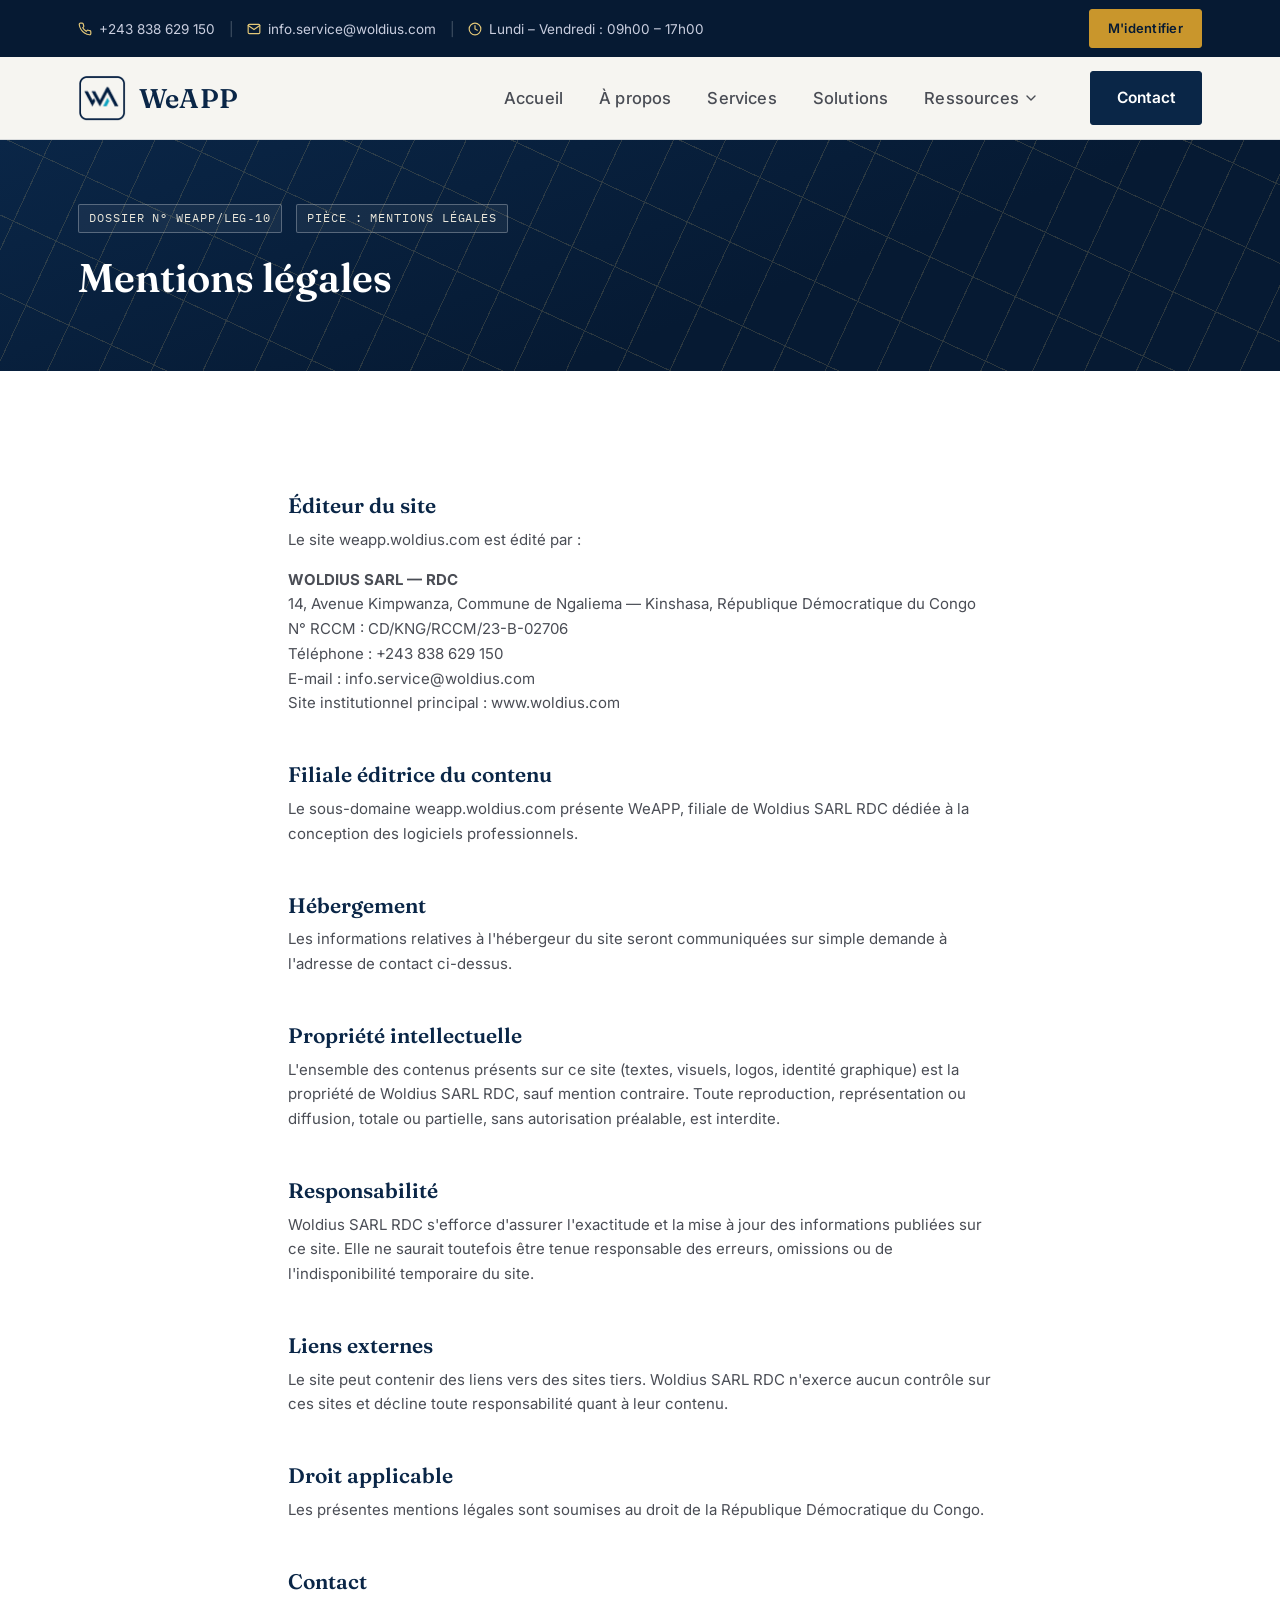
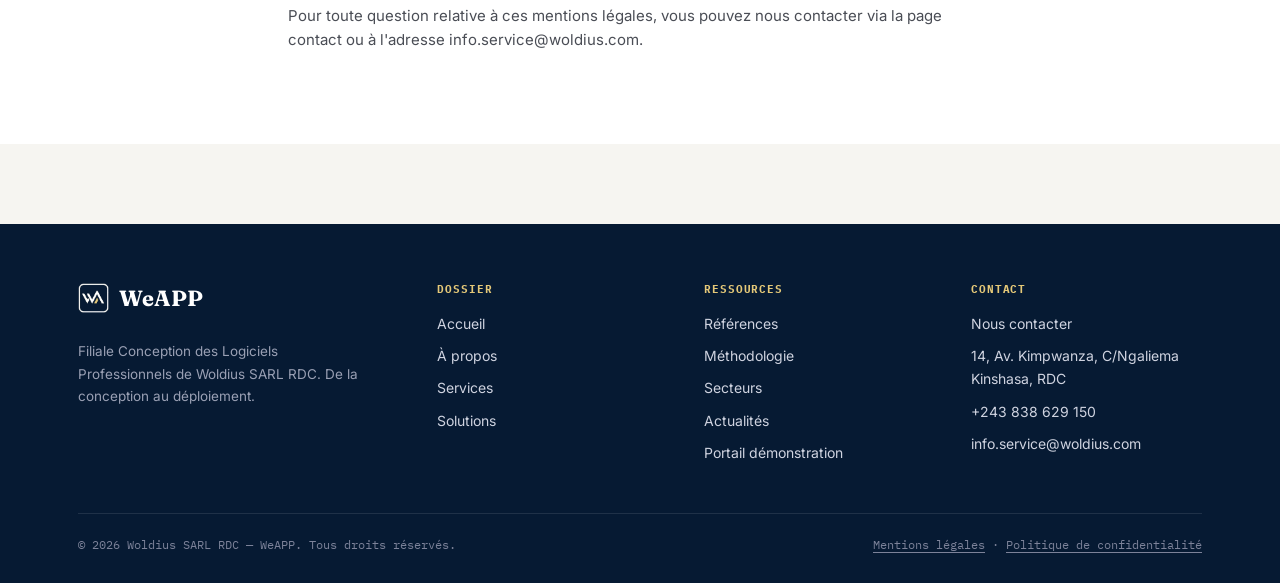
<file: mentions-legales.html>
<!doctype html>
<html lang="fr">
<head>
<meta charset="UTF-8">
<meta name="viewport" content="width=device-width, initial-scale=1">
<title>Mentions légales — WeAPP | Woldius SARL RDC</title>
<meta name="description" content="Mentions légales du site weapp.woldius.com, édité par Woldius SARL RDC.">
<link rel="preconnect" href="https://fonts.googleapis.com">
<link rel="preconnect" href="https://fonts.gstatic.com" crossorigin>
<link href="https://fonts.googleapis.com/css2?family=Fraunces:opsz,wght@9..144,400;9..144,500;9..144,600;9..144,700&family=Inter:wght@400;500;600;700&family=IBM+Plex+Mono:wght@400;500&display=swap" rel="stylesheet">
<link rel="stylesheet" href="css/style.css">
<link rel="icon" href="assets/favicon.ico" sizes="any">
<link rel="icon" type="image/png" sizes="16x16" href="assets/favicon-16.png">
<link rel="icon" type="image/png" sizes="32x32" href="assets/favicon-32.png">
<link rel="icon" type="image/png" sizes="192x192" href="assets/favicon-192.png">
<link rel="icon" type="image/png" sizes="512x512" href="assets/favicon-512.png">
<link rel="apple-touch-icon" sizes="180x180" href="assets/apple-touch-icon.png">
</head>
<body>

<div class="topbar">
  <div class="topbar-inner">
    <div class="topbar-left">
      <span class="topbar-item phone">
        <svg viewBox="0 0 24 24" fill="none" stroke="currentColor" stroke-width="2" stroke-linecap="round" stroke-linejoin="round" aria-hidden="true"><path d="M22 16.92v3a2 2 0 0 1-2.18 2 19.79 19.79 0 0 1-8.63-3.07 19.5 19.5 0 0 1-6-6 19.79 19.79 0 0 1-3.07-8.67A2 2 0 0 1 4.11 2h3a2 2 0 0 1 2 1.72c.127.96.361 1.903.7 2.81a2 2 0 0 1-.45 2.11L8.09 9.91a16 16 0 0 0 6 6l1.27-1.27a2 2 0 0 1 2.11-.45c.907.339 1.85.573 2.81.7A2 2 0 0 1 22 16.92z"/></svg>
        <a href="tel:+243838629150">+243 838 629 150</a>
      </span>
      <span class="topbar-sep sep-1">|</span>
      <span class="topbar-item email">
        <svg viewBox="0 0 24 24" fill="none" stroke="currentColor" stroke-width="2" stroke-linecap="round" stroke-linejoin="round" aria-hidden="true"><rect x="2" y="4" width="20" height="16" rx="2"/><path d="m22 6-10 7L2 6"/></svg>
        <a href="mailto:info.service@woldius.com">info.service@woldius.com</a>
      </span>
      <span class="topbar-sep sep-2">|</span>
      <span class="topbar-item hours">
        <svg viewBox="0 0 24 24" fill="none" stroke="currentColor" stroke-width="2" stroke-linecap="round" stroke-linejoin="round" aria-hidden="true"><circle cx="12" cy="12" r="10"/><path d="M12 6v6l4 2"/></svg>
        Lundi&nbsp;–&nbsp;Vendredi&nbsp;: 09h00&nbsp;–&nbsp;17h00
      </span>
    </div>
    <a href="demo-logiciels.html" class="topbar-cta">M'identifier</a>
  </div>
</div>
<header class="site-header">
  <a href="#main" class="skip-link">Aller au contenu principal</a>
  <div class="nav-bar">
    <a href="index.html" class="logo"><img src="assets/icon-navy.png" alt="" width="32" height="31"><span class="logo-name">WeAPP</span></a>
    <button class="nav-toggle" aria-label="Ouvrir le menu" aria-expanded="false"><span></span><span></span><span></span></button>
    <nav class="nav-links" aria-label="Navigation principale">
      <a href="index.html">Accueil</a>
      <a href="a-propos.html">À propos</a>
      <a href="services.html">Services</a>
      <a href="solutions.html">Solutions</a>
      <div class="nav-dropdown">
        <button type="button" class="nav-dropdown-toggle" aria-haspopup="true" aria-expanded="false">
          Ressources
          <svg viewBox="0 0 10 6" aria-hidden="true"><path d="M1 1l4 4 4-4" fill="none" stroke="currentColor" stroke-width="1.4" stroke-linecap="round" stroke-linejoin="round"/></svg>
        </button>
        <div class="nav-dropdown-menu">
          <a href="references.html">Références</a>
          <a href="methodologie.html">Méthodologie</a>
          <a href="secteurs.html">Secteurs</a>
          <a href="actualites.html">Actualités</a>
          <a href="demo-logiciels.html">Portail démonstration</a>
        </div>
      </div>
    </nav>
    <a href="contact.html" class="nav-cta">Contact</a>
  </div>
</header>

<main id="main">
  <section class="page-hero" style="padding:64px 0 50px;">
    <div class="hero-inner">
      <div class="hero-refline"><span class="ref-tag">DOSSIER N° WEAPP/LEG‑10</span><span class="ref-tag">PIÈCE : MENTIONS LÉGALES</span></div>
      <h1 style="font-size:clamp(28px,3.6vw,40px);">Mentions légales</h1>
    </div>
  </section>

  <section class="bg-white">
    <div class="container legal-content">
      <h2>Éditeur du site</h2>
      <p>Le site weapp.woldius.com est édité par :</p>
      <p>
        <strong>WOLDIUS SARL — RDC</strong><br>
        14, Avenue Kimpwanza, Commune de Ngaliema — Kinshasa, République Démocratique du Congo<br>
        N° RCCM : CD/KNG/RCCM/23-B-02706<br>
        Téléphone : +243 838 629 150<br>
        E-mail : <a href="mailto:info.service@woldius.com">info.service@woldius.com</a><br>
        Site institutionnel principal : <a href="https://www.woldius.com" target="_blank" rel="noopener">www.woldius.com</a>
      </p>

      <h2>Filiale éditrice du contenu</h2>
      <p>Le sous-domaine weapp.woldius.com présente WeAPP, filiale de Woldius SARL RDC dédiée à la conception des logiciels professionnels.</p>

      <h2>Hébergement</h2>
      <p>Les informations relatives à l'hébergeur du site seront communiquées sur simple demande à l'adresse de contact ci-dessus.</p>

      <h2>Propriété intellectuelle</h2>
      <p>L'ensemble des contenus présents sur ce site (textes, visuels, logos, identité graphique) est la propriété de Woldius SARL RDC, sauf mention contraire. Toute reproduction, représentation ou diffusion, totale ou partielle, sans autorisation préalable, est interdite.</p>

      <h2>Responsabilité</h2>
      <p>Woldius SARL RDC s'efforce d'assurer l'exactitude et la mise à jour des informations publiées sur ce site. Elle ne saurait toutefois être tenue responsable des erreurs, omissions ou de l'indisponibilité temporaire du site.</p>

      <h2>Liens externes</h2>
      <p>Le site peut contenir des liens vers des sites tiers. Woldius SARL RDC n'exerce aucun contrôle sur ces sites et décline toute responsabilité quant à leur contenu.</p>

      <h2>Droit applicable</h2>
      <p>Les présentes mentions légales sont soumises au droit de la République Démocratique du Congo.</p>

      <h2>Contact</h2>
      <p>Pour toute question relative à ces mentions légales, vous pouvez nous contacter via la <a href="contact.html">page contact</a> ou à l'adresse <a href="mailto:info.service@woldius.com">info.service@woldius.com</a>.</p>
    </div>
  </section>
</main>

<footer class="site-footer">
  <div class="container">
    <div class="footer-grid">
      <div class="footer-brand"><div class="footer-logo"><img src="assets/icon-white.png" alt="" width="30" height="29"><strong>WeAPP</strong></div><p>Filiale Conception des Logiciels Professionnels de Woldius SARL RDC. De la conception au déploiement.</p></div>
      <div><h5>Dossier</h5><ul><li><a href="index.html">Accueil</a></li><li><a href="a-propos.html">À propos</a></li><li><a href="services.html">Services</a></li><li><a href="solutions.html">Solutions</a></li></ul></div>
      <div><h5>Ressources</h5><ul><li><a href="references.html">Références</a></li><li><a href="methodologie.html">Méthodologie</a></li><li><a href="secteurs.html">Secteurs</a></li><li><a href="actualites.html">Actualités</a></li><li><a href="demo-logiciels.html">Portail démonstration</a></li></ul></div>
      <div><h5>Contact</h5><ul><li><a href="contact.html">Nous contacter</a></li><li>14, Av. Kimpwanza, C/Ngaliema<br>Kinshasa, RDC</li><li><a href="tel:+243838629150">+243 838 629 150</a></li><li><a href="mailto:info.service@woldius.com">info.service@woldius.com</a></li></ul></div>
    </div>
    <div class="footer-bottom">
      <span>© 2026 Woldius SARL RDC — WeAPP. Tous droits réservés.</span>
      <span><a href="mentions-legales.html">Mentions légales</a> · <a href="confidentialite.html">Politique de confidentialité</a></span>
    </div>
  </div>
</footer>

<script src="js/script.js"></script>
</body>
</html>
</file>
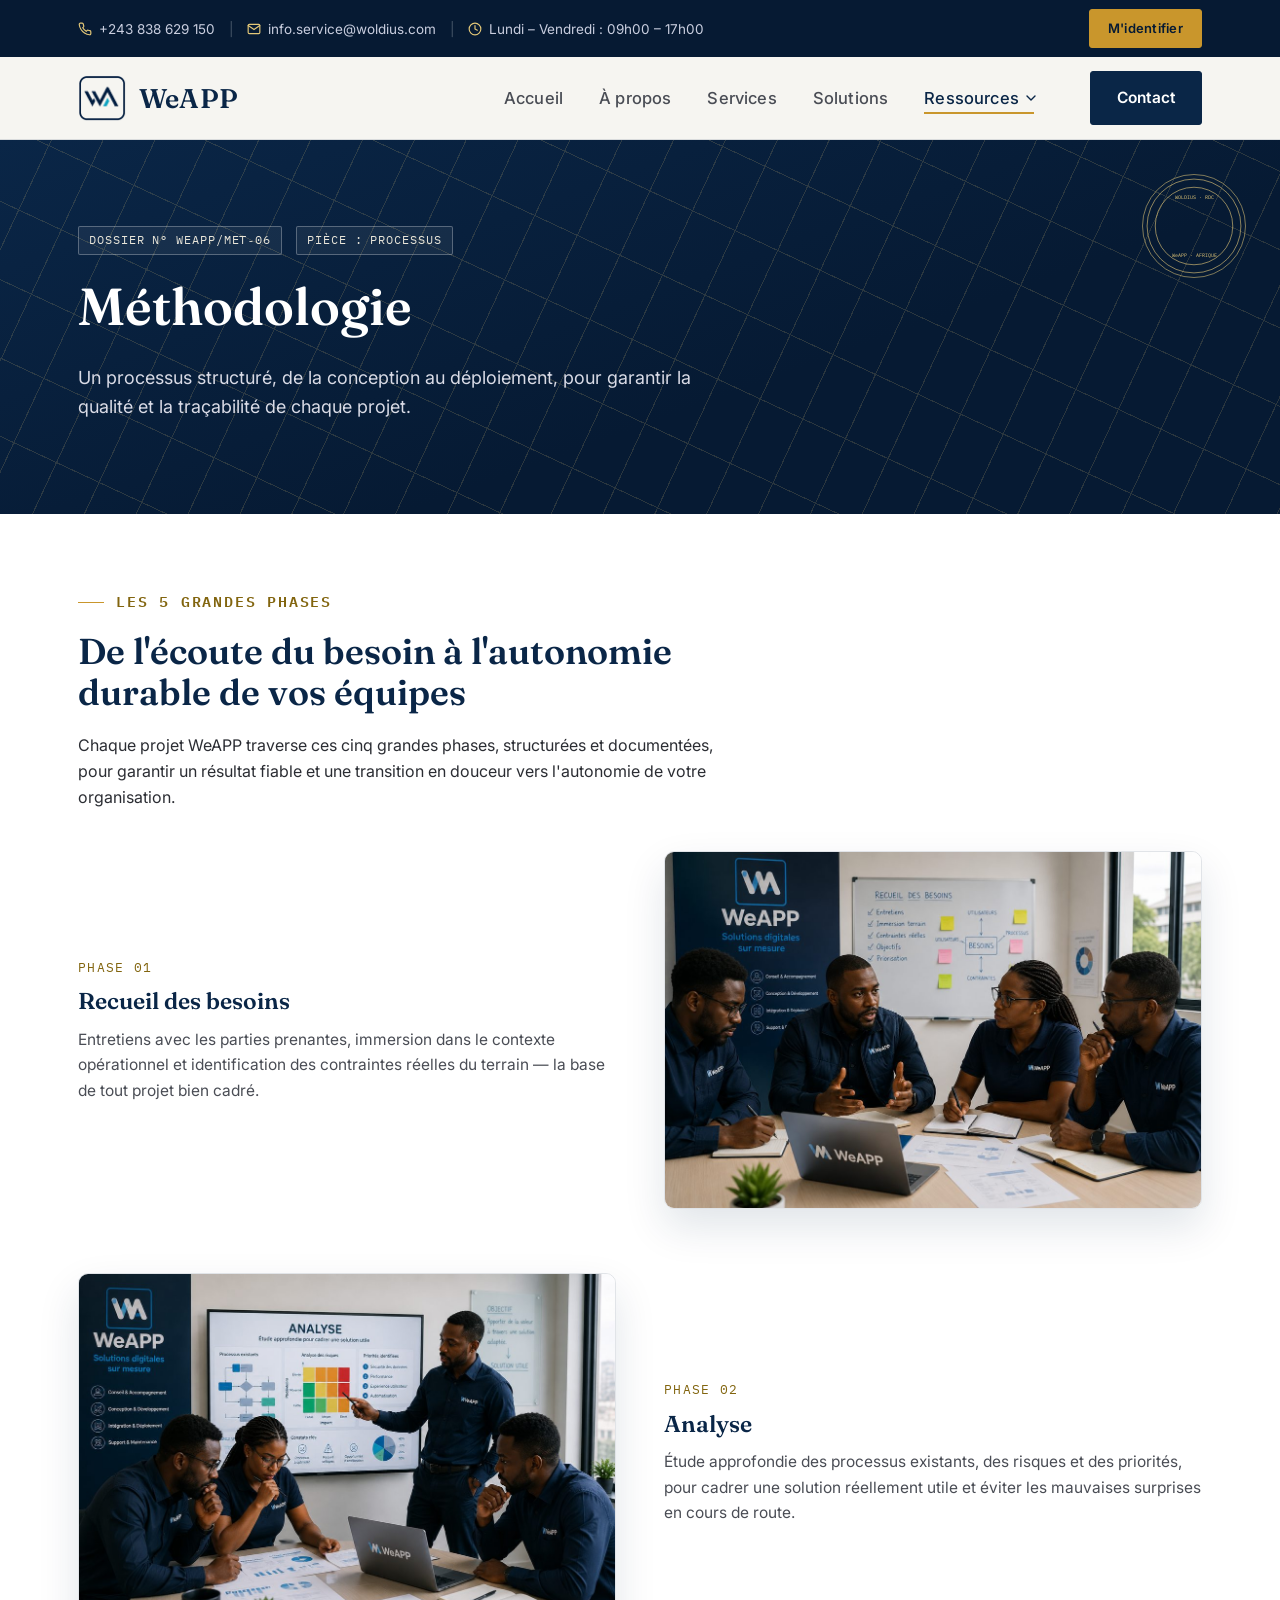
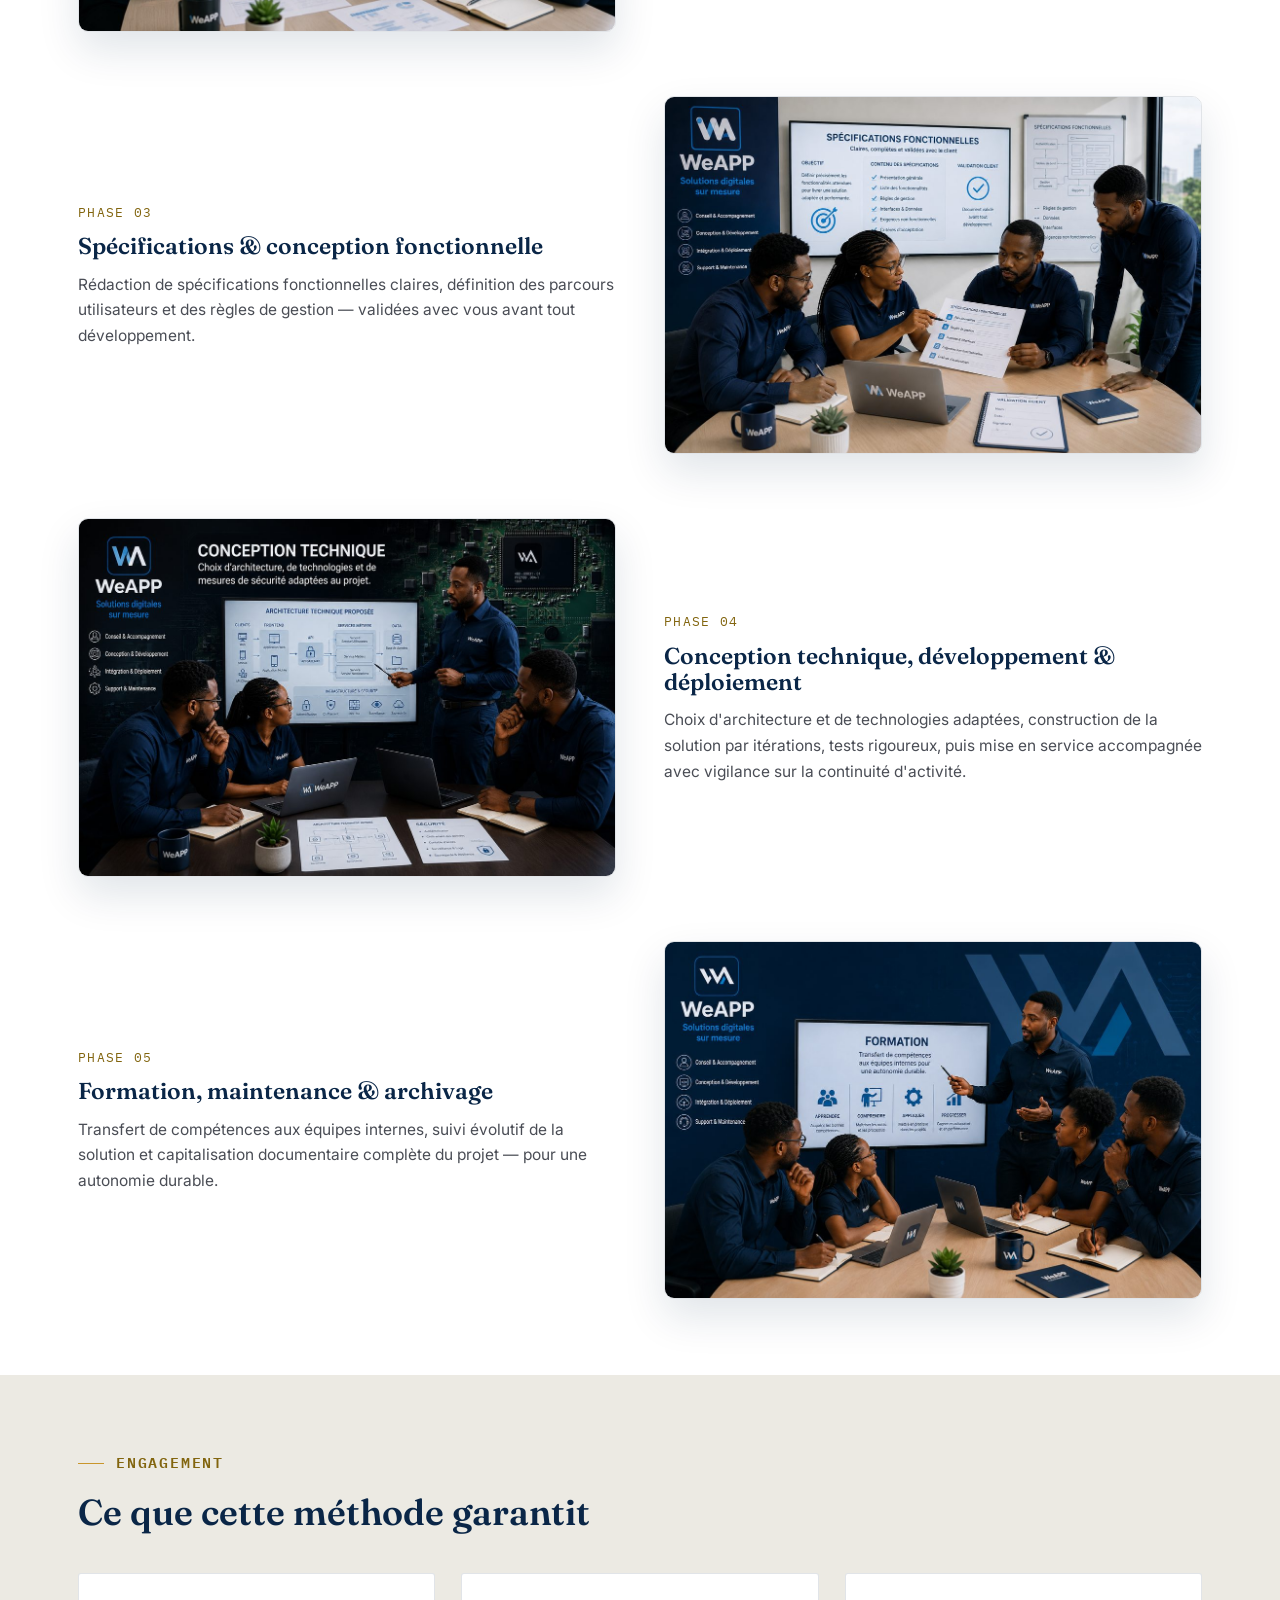
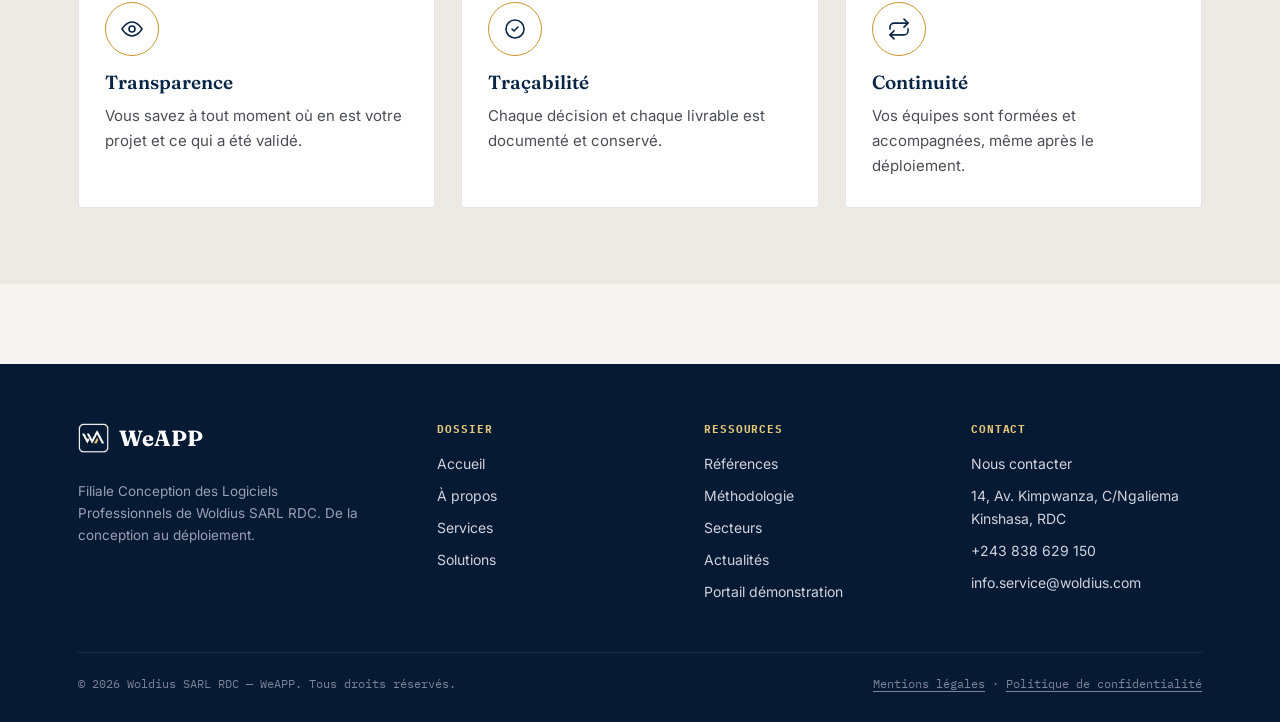
<file: methodologie.html>
<!doctype html>
<html lang="fr">
<head>
<meta charset="UTF-8">
<meta name="viewport" content="width=device-width, initial-scale=1">
<title>Méthodologie — WeAPP | Woldius SARL RDC</title>
<meta name="description" content="De l'analyse à l'archivage : découvrez la méthodologie de conception logicielle de WeAPP.">
<link rel="preconnect" href="https://fonts.googleapis.com">
<link rel="preconnect" href="https://fonts.gstatic.com" crossorigin>
<link href="https://fonts.googleapis.com/css2?family=Fraunces:opsz,wght@9..144,400;9..144,500;9..144,600;9..144,700&family=Inter:wght@400;500;600;700&family=IBM+Plex+Mono:wght@400;500&display=swap" rel="stylesheet">
<link rel="stylesheet" href="css/style.css">
<link rel="icon" href="assets/favicon.ico" sizes="any">
<link rel="icon" type="image/png" sizes="16x16" href="assets/favicon-16.png">
<link rel="icon" type="image/png" sizes="32x32" href="assets/favicon-32.png">
<link rel="icon" type="image/png" sizes="192x192" href="assets/favicon-192.png">
<link rel="icon" type="image/png" sizes="512x512" href="assets/favicon-512.png">
<link rel="apple-touch-icon" sizes="180x180" href="assets/apple-touch-icon.png">
</head>
<body>

<div class="topbar">
  <div class="topbar-inner">
    <div class="topbar-left">
      <span class="topbar-item phone">
        <svg viewBox="0 0 24 24" fill="none" stroke="currentColor" stroke-width="2" stroke-linecap="round" stroke-linejoin="round" aria-hidden="true"><path d="M22 16.92v3a2 2 0 0 1-2.18 2 19.79 19.79 0 0 1-8.63-3.07 19.5 19.5 0 0 1-6-6 19.79 19.79 0 0 1-3.07-8.67A2 2 0 0 1 4.11 2h3a2 2 0 0 1 2 1.72c.127.96.361 1.903.7 2.81a2 2 0 0 1-.45 2.11L8.09 9.91a16 16 0 0 0 6 6l1.27-1.27a2 2 0 0 1 2.11-.45c.907.339 1.85.573 2.81.7A2 2 0 0 1 22 16.92z"/></svg>
        <a href="tel:+243838629150">+243 838 629 150</a>
      </span>
      <span class="topbar-sep sep-1">|</span>
      <span class="topbar-item email">
        <svg viewBox="0 0 24 24" fill="none" stroke="currentColor" stroke-width="2" stroke-linecap="round" stroke-linejoin="round" aria-hidden="true"><rect x="2" y="4" width="20" height="16" rx="2"/><path d="m22 6-10 7L2 6"/></svg>
        <a href="mailto:info.service@woldius.com">info.service@woldius.com</a>
      </span>
      <span class="topbar-sep sep-2">|</span>
      <span class="topbar-item hours">
        <svg viewBox="0 0 24 24" fill="none" stroke="currentColor" stroke-width="2" stroke-linecap="round" stroke-linejoin="round" aria-hidden="true"><circle cx="12" cy="12" r="10"/><path d="M12 6v6l4 2"/></svg>
        Lundi&nbsp;–&nbsp;Vendredi&nbsp;: 09h00&nbsp;–&nbsp;17h00
      </span>
    </div>
    <a href="demo-logiciels.html" class="topbar-cta">M'identifier</a>
  </div>
</div>
<header class="site-header">
  <a href="#main" class="skip-link">Aller au contenu principal</a>
  <div class="nav-bar">
    <a href="index.html" class="logo"><img src="assets/icon-navy.png" alt="" width="32" height="31"><span class="logo-name">WeAPP</span></a>
    <button class="nav-toggle" aria-label="Ouvrir le menu" aria-expanded="false"><span></span><span></span><span></span></button>
    <nav class="nav-links" aria-label="Navigation principale">
      <a href="index.html">Accueil</a>
      <a href="a-propos.html">À propos</a>
      <a href="services.html">Services</a>
      <a href="solutions.html">Solutions</a>
      <div class="nav-dropdown is-current">
        <button type="button" class="nav-dropdown-toggle" aria-haspopup="true" aria-expanded="false">
          Ressources
          <svg viewBox="0 0 10 6" aria-hidden="true"><path d="M1 1l4 4 4-4" fill="none" stroke="currentColor" stroke-width="1.4" stroke-linecap="round" stroke-linejoin="round"/></svg>
        </button>
        <div class="nav-dropdown-menu">
          <a href="references.html">Références</a>
          <a href="methodologie.html" aria-current="page">Méthodologie</a>
          <a href="secteurs.html">Secteurs</a>
          <a href="actualites.html">Actualités</a>
          <a href="demo-logiciels.html">Portail démonstration</a>
        </div>
      </div>
    </nav>
    <a href="contact.html" class="nav-cta">Contact</a>
  </div>
</header>

<main id="main">
  <section class="page-hero">
    <div class="seal" aria-hidden="true"><svg viewBox="0 0 100 100"><circle cx="50" cy="50" r="46" fill="none" stroke="#E4C878" stroke-width="0.6"/><circle cx="50" cy="50" r="38" fill="none" stroke="#E4C878" stroke-width="0.6"/><text x="50" y="24" fill="#E4C878" font-family="IBM Plex Mono" font-size="5.2" text-anchor="middle">WOLDIUS · RDC</text><text x="50" y="80" fill="#E4C878" font-family="IBM Plex Mono" font-size="5.2" text-anchor="middle">WeAPP · AFRIQUE</text></svg></div>
    <div class="hero-inner">
      <div class="hero-refline"><span class="ref-tag">DOSSIER N° WEAPP/MET‑06</span><span class="ref-tag">PIÈCE : PROCESSUS</span></div>
      <h1>Méthodologie</h1>
      <p class="lede">Un processus structuré, de la conception au déploiement, pour garantir la qualité et la traçabilité de chaque projet.</p>
    </div>
  </section>

  <section class="bg-white">
    <div class="container">
      <div class="section-head">
        <span class="eyebrow">Les 5 grandes phases</span>
        <h2>De l'écoute du besoin à l'autonomie durable de vos équipes</h2>
        <p>Chaque projet WeAPP traverse ces cinq grandes phases, structurées et documentées, pour garantir un résultat fiable et une transition en douceur vers l'autonomie de votre organisation.</p>
      </div>

      <div class="methodo-phases">

        <div class="methodo-phase">
          <div class="methodo-phase-text">
            <span class="methodo-phase-num">Phase 01</span>
            <h3>Recueil des besoins</h3>
            <p>Entretiens avec les parties prenantes, immersion dans le contexte opérationnel et identification des contraintes réelles du terrain — la base de tout projet bien cadré.</p>
          </div>
          <div class="methodo-phase-visual">
            <img src="assets/methodo-01-recueil.jpg" alt="Réunion professionnelle d'une équipe WeAPP consacrée aux entretiens avec les parties prenantes et à l'identification des contraintes opérationnelles" loading="lazy" width="1100" height="733">
          </div>
        </div>

        <div class="methodo-phase reverse">
          <div class="methodo-phase-text">
            <span class="methodo-phase-num">Phase 02</span>
            <h3>Analyse</h3>
            <p>Étude approfondie des processus existants, des risques et des priorités, pour cadrer une solution réellement utile et éviter les mauvaises surprises en cours de route.</p>
          </div>
          <div class="methodo-phase-visual">
            <img src="assets/methodo-02-analyse.jpg" alt="Équipe WeAPP en séance d'analyse approfondie des processus existants, des risques et des priorités" loading="lazy" width="1100" height="733">
          </div>
        </div>

        <div class="methodo-phase">
          <div class="methodo-phase-text">
            <span class="methodo-phase-num">Phase 03</span>
            <h3>Spécifications &amp; conception fonctionnelle</h3>
            <p>Rédaction de spécifications fonctionnelles claires, définition des parcours utilisateurs et des règles de gestion — validées avec vous avant tout développement.</p>
          </div>
          <div class="methodo-phase-visual">
            <img src="assets/methodo-03-specifications.jpg" alt="Équipe WeAPP rédigeant et validant avec le client des spécifications fonctionnelles claires avant le développement" loading="lazy" width="1100" height="733">
          </div>
        </div>

        <div class="methodo-phase reverse">
          <div class="methodo-phase-text">
            <span class="methodo-phase-num">Phase 04</span>
            <h3>Conception technique, développement &amp; déploiement</h3>
            <p>Choix d'architecture et de technologies adaptées, construction de la solution par itérations, tests rigoureux, puis mise en service accompagnée avec vigilance sur la continuité d'activité.</p>
          </div>
          <div class="methodo-phase-visual">
            <img src="assets/methodo-04-conception-technique.jpg" alt="Équipe WeAPP présentant une architecture technique, les technologies retenues et les mesures de sécurité adaptées au projet" loading="lazy" width="1100" height="733">
          </div>
        </div>

        <div class="methodo-phase">
          <div class="methodo-phase-text">
            <span class="methodo-phase-num">Phase 05</span>
            <h3>Formation, maintenance &amp; archivage</h3>
            <p>Transfert de compétences aux équipes internes, suivi évolutif de la solution et capitalisation documentaire complète du projet — pour une autonomie durable.</p>
          </div>
          <div class="methodo-phase-visual">
            <img src="assets/methodo-05-formation.jpg" alt="Illustration de la formation et du transfert de compétences aux équipes internes pour assurer une autonomie durable" loading="lazy" width="1100" height="733">
          </div>
        </div>

      </div>
    </div>
  </section>

  <section class="bg-paper-dim">
    <div class="container">
      <div class="section-head">
        <span class="eyebrow">Engagement</span>
        <h2>Ce que cette méthode garantit</h2>
      </div>
      <div class="grid grid-3">
        <div class="card">
          <div class="card-icon">
            <svg viewBox="0 0 24 24" fill="none" stroke="currentColor" stroke-width="1.6" stroke-linecap="round" stroke-linejoin="round" aria-hidden="true"><path d="M2 12s4-7 10-7 10 7 10 7-4 7-10 7-10-7-10-7z"/><circle cx="12" cy="12" r="3"/></svg>
          </div>
          <h3>Transparence</h3>
          <p>Vous savez à tout moment où en est votre projet et ce qui a été validé.</p>
        </div>
        <div class="card">
          <div class="card-icon">
            <svg viewBox="0 0 24 24" fill="none" stroke="currentColor" stroke-width="1.6" stroke-linecap="round" stroke-linejoin="round" aria-hidden="true"><path d="M9 12l2 2 4-4"/><circle cx="12" cy="12" r="9"/></svg>
          </div>
          <h3>Traçabilité</h3>
          <p>Chaque décision et chaque livrable est documenté et conservé.</p>
        </div>
        <div class="card">
          <div class="card-icon">
            <svg viewBox="0 0 24 24" fill="none" stroke="currentColor" stroke-width="1.6" stroke-linecap="round" stroke-linejoin="round" aria-hidden="true"><path d="M17 2.1l4 4-4 4"/><path d="M3 12.1v-2a4 4 0 0 1 4-4h14"/><path d="M7 21.9l-4-4 4-4"/><path d="M21 11.9v2a4 4 0 0 1-4 4H3"/></svg>
          </div>
          <h3>Continuité</h3>
          <p>Vos équipes sont formées et accompagnées, même après le déploiement.</p>
        </div>
      </div>
    </div>
  </section>
</main>

<footer class="site-footer">
  <div class="container">
    <div class="footer-grid">
      <div class="footer-brand"><div class="footer-logo"><img src="assets/icon-white.png" alt="" width="30" height="29"><strong>WeAPP</strong></div><p>Filiale Conception des Logiciels Professionnels de Woldius SARL RDC. De la conception au déploiement.</p></div>
      <div><h5>Dossier</h5><ul><li><a href="index.html">Accueil</a></li><li><a href="a-propos.html">À propos</a></li><li><a href="services.html">Services</a></li><li><a href="solutions.html">Solutions</a></li></ul></div>
      <div><h5>Ressources</h5><ul><li><a href="references.html">Références</a></li><li><a href="methodologie.html">Méthodologie</a></li><li><a href="secteurs.html">Secteurs</a></li><li><a href="actualites.html">Actualités</a></li><li><a href="demo-logiciels.html">Portail démonstration</a></li></ul></div>
      <div><h5>Contact</h5><ul><li><a href="contact.html">Nous contacter</a></li><li>14, Av. Kimpwanza, C/Ngaliema<br>Kinshasa, RDC</li><li><a href="tel:+243838629150">+243 838 629 150</a></li><li><a href="mailto:info.service@woldius.com">info.service@woldius.com</a></li></ul></div>
    </div>
    <div class="footer-bottom">
      <span>© 2026 Woldius SARL RDC — WeAPP. Tous droits réservés.</span>
      <span><a href="mentions-legales.html">Mentions légales</a> · <a href="confidentialite.html">Politique de confidentialité</a></span>
    </div>
  </div>
</footer>

<script src="js/script.js"></script>
</body>
</html>
</file>
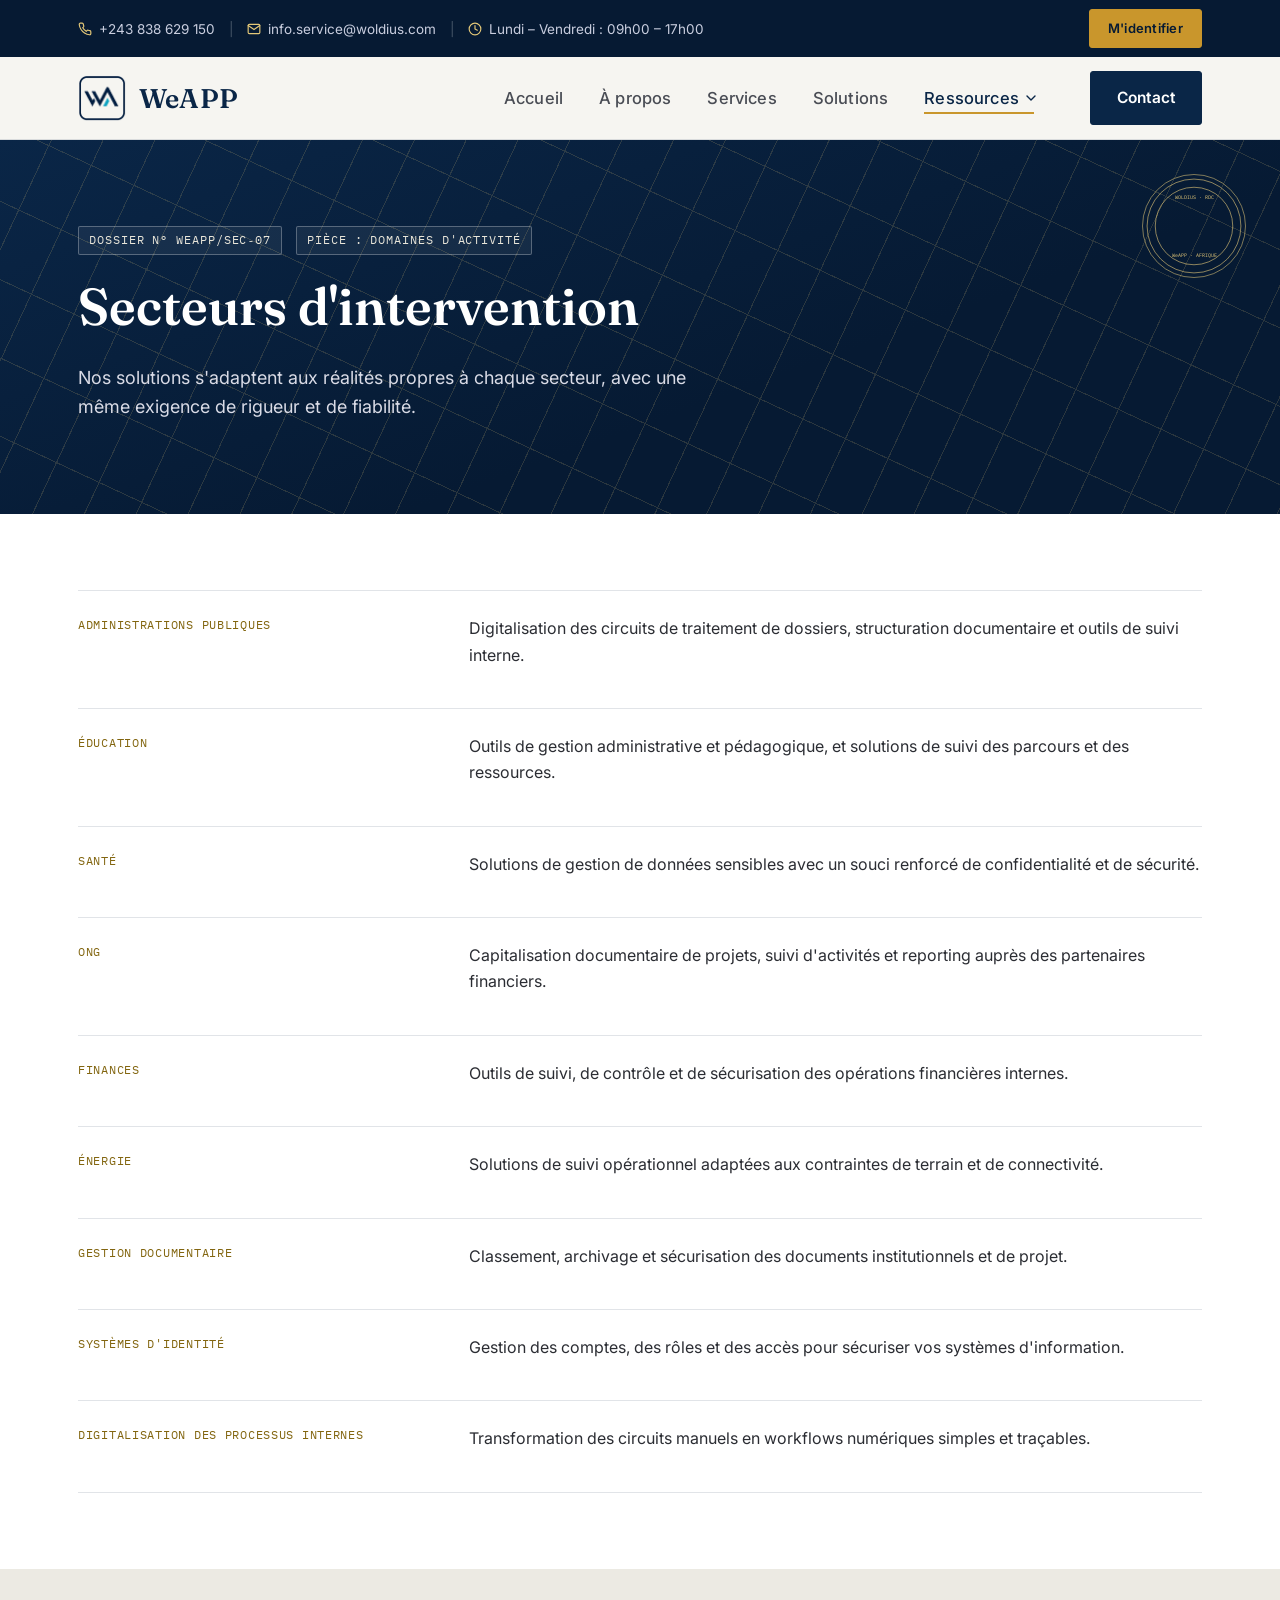
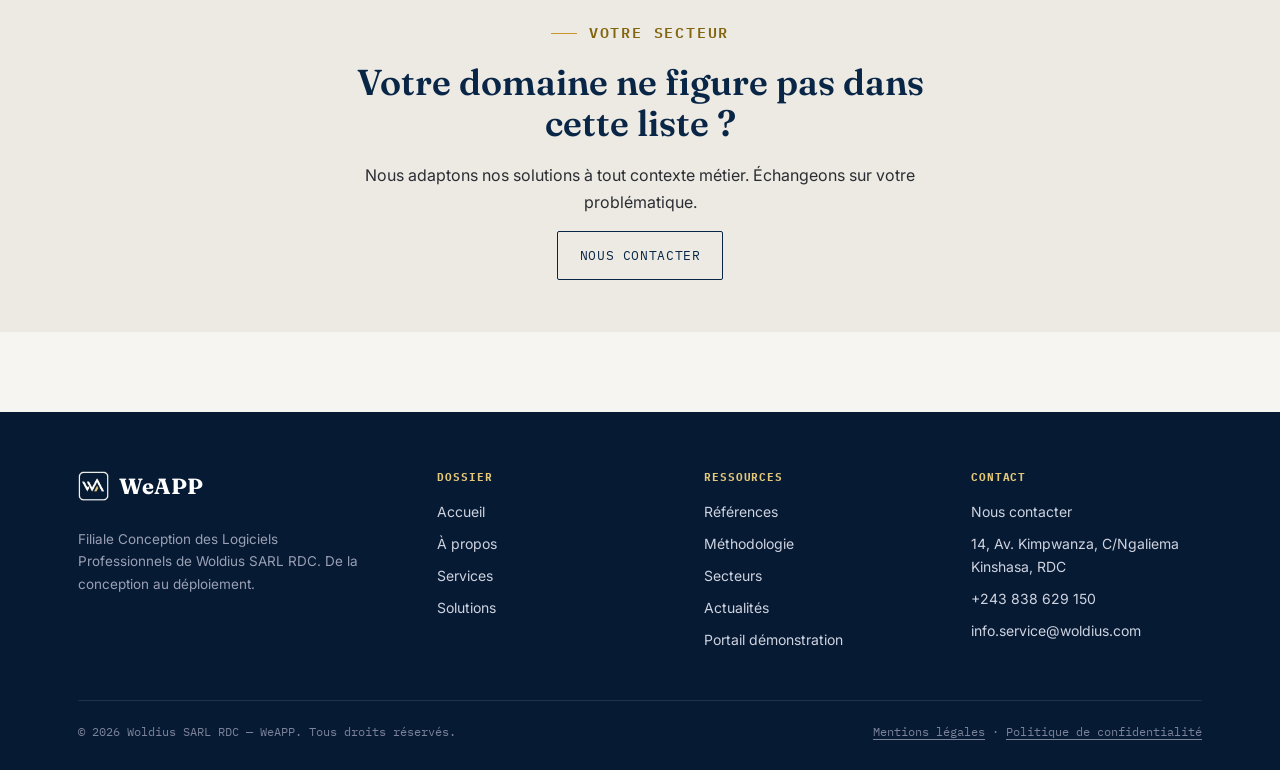
<file: secteurs.html>
<!doctype html>
<html lang="fr">
<head>
<meta charset="UTF-8">
<meta name="viewport" content="width=device-width, initial-scale=1">
<title>Secteurs d'intervention — WeAPP | Woldius SARL RDC</title>
<meta name="description" content="Administrations, santé, éducation, ONG, finances : les secteurs d'intervention de WeAPP en RDC et en Afrique.">
<link rel="preconnect" href="https://fonts.googleapis.com">
<link rel="preconnect" href="https://fonts.gstatic.com" crossorigin>
<link href="https://fonts.googleapis.com/css2?family=Fraunces:opsz,wght@9..144,400;9..144,500;9..144,600;9..144,700&family=Inter:wght@400;500;600;700&family=IBM+Plex+Mono:wght@400;500&display=swap" rel="stylesheet">
<link rel="stylesheet" href="css/style.css">
<link rel="icon" href="assets/favicon.ico" sizes="any">
<link rel="icon" type="image/png" sizes="16x16" href="assets/favicon-16.png">
<link rel="icon" type="image/png" sizes="32x32" href="assets/favicon-32.png">
<link rel="icon" type="image/png" sizes="192x192" href="assets/favicon-192.png">
<link rel="icon" type="image/png" sizes="512x512" href="assets/favicon-512.png">
<link rel="apple-touch-icon" sizes="180x180" href="assets/apple-touch-icon.png">
</head>
<body>

<div class="topbar">
  <div class="topbar-inner">
    <div class="topbar-left">
      <span class="topbar-item phone">
        <svg viewBox="0 0 24 24" fill="none" stroke="currentColor" stroke-width="2" stroke-linecap="round" stroke-linejoin="round" aria-hidden="true"><path d="M22 16.92v3a2 2 0 0 1-2.18 2 19.79 19.79 0 0 1-8.63-3.07 19.5 19.5 0 0 1-6-6 19.79 19.79 0 0 1-3.07-8.67A2 2 0 0 1 4.11 2h3a2 2 0 0 1 2 1.72c.127.96.361 1.903.7 2.81a2 2 0 0 1-.45 2.11L8.09 9.91a16 16 0 0 0 6 6l1.27-1.27a2 2 0 0 1 2.11-.45c.907.339 1.85.573 2.81.7A2 2 0 0 1 22 16.92z"/></svg>
        <a href="tel:+243838629150">+243 838 629 150</a>
      </span>
      <span class="topbar-sep sep-1">|</span>
      <span class="topbar-item email">
        <svg viewBox="0 0 24 24" fill="none" stroke="currentColor" stroke-width="2" stroke-linecap="round" stroke-linejoin="round" aria-hidden="true"><rect x="2" y="4" width="20" height="16" rx="2"/><path d="m22 6-10 7L2 6"/></svg>
        <a href="mailto:info.service@woldius.com">info.service@woldius.com</a>
      </span>
      <span class="topbar-sep sep-2">|</span>
      <span class="topbar-item hours">
        <svg viewBox="0 0 24 24" fill="none" stroke="currentColor" stroke-width="2" stroke-linecap="round" stroke-linejoin="round" aria-hidden="true"><circle cx="12" cy="12" r="10"/><path d="M12 6v6l4 2"/></svg>
        Lundi&nbsp;–&nbsp;Vendredi&nbsp;: 09h00&nbsp;–&nbsp;17h00
      </span>
    </div>
    <a href="demo-logiciels.html" class="topbar-cta">M'identifier</a>
  </div>
</div>
<header class="site-header">
  <a href="#main" class="skip-link">Aller au contenu principal</a>
  <div class="nav-bar">
    <a href="index.html" class="logo"><img src="assets/icon-navy.png" alt="" width="32" height="31"><span class="logo-name">WeAPP</span></a>
    <button class="nav-toggle" aria-label="Ouvrir le menu" aria-expanded="false"><span></span><span></span><span></span></button>
    <nav class="nav-links" aria-label="Navigation principale">
      <a href="index.html">Accueil</a>
      <a href="a-propos.html">À propos</a>
      <a href="services.html">Services</a>
      <a href="solutions.html">Solutions</a>
      <div class="nav-dropdown is-current">
        <button type="button" class="nav-dropdown-toggle" aria-haspopup="true" aria-expanded="false">
          Ressources
          <svg viewBox="0 0 10 6" aria-hidden="true"><path d="M1 1l4 4 4-4" fill="none" stroke="currentColor" stroke-width="1.4" stroke-linecap="round" stroke-linejoin="round"/></svg>
        </button>
        <div class="nav-dropdown-menu">
          <a href="references.html">Références</a>
          <a href="methodologie.html">Méthodologie</a>
          <a href="secteurs.html" aria-current="page">Secteurs</a>
          <a href="actualites.html">Actualités</a>
          <a href="demo-logiciels.html">Portail démonstration</a>
        </div>
      </div>
    </nav>
    <a href="contact.html" class="nav-cta">Contact</a>
  </div>
</header>

<main id="main">
  <section class="page-hero">
    <div class="seal" aria-hidden="true"><svg viewBox="0 0 100 100"><circle cx="50" cy="50" r="46" fill="none" stroke="#E4C878" stroke-width="0.6"/><circle cx="50" cy="50" r="38" fill="none" stroke="#E4C878" stroke-width="0.6"/><text x="50" y="24" fill="#E4C878" font-family="IBM Plex Mono" font-size="5.2" text-anchor="middle">WOLDIUS · RDC</text><text x="50" y="80" fill="#E4C878" font-family="IBM Plex Mono" font-size="5.2" text-anchor="middle">WeAPP · AFRIQUE</text></svg></div>
    <div class="hero-inner">
      <div class="hero-refline"><span class="ref-tag">DOSSIER N° WEAPP/SEC‑07</span><span class="ref-tag">PIÈCE : DOMAINES D'ACTIVITÉ</span></div>
      <h1>Secteurs d'intervention</h1>
      <p class="lede">Nos solutions s'adaptent aux réalités propres à chaque secteur, avec une même exigence de rigueur et de fiabilité.</p>
    </div>
  </section>

  <section class="bg-white">
    <div class="container">
      <div class="entry-row">
        <div class="k">Administrations publiques</div>
        <div><p>Digitalisation des circuits de traitement de dossiers, structuration documentaire et outils de suivi interne.</p></div>
      </div>
      <div class="entry-row">
        <div class="k">Éducation</div>
        <div><p>Outils de gestion administrative et pédagogique, et solutions de suivi des parcours et des ressources.</p></div>
      </div>
      <div class="entry-row">
        <div class="k">Santé</div>
        <div><p>Solutions de gestion de données sensibles avec un souci renforcé de confidentialité et de sécurité.</p></div>
      </div>
      <div class="entry-row">
        <div class="k">ONG</div>
        <div><p>Capitalisation documentaire de projets, suivi d'activités et reporting auprès des partenaires financiers.</p></div>
      </div>
      <div class="entry-row">
        <div class="k">Finances</div>
        <div><p>Outils de suivi, de contrôle et de sécurisation des opérations financières internes.</p></div>
      </div>
      <div class="entry-row">
        <div class="k">Énergie</div>
        <div><p>Solutions de suivi opérationnel adaptées aux contraintes de terrain et de connectivité.</p></div>
      </div>
      <div class="entry-row">
        <div class="k">Gestion documentaire</div>
        <div><p>Classement, archivage et sécurisation des documents institutionnels et de projet.</p></div>
      </div>
      <div class="entry-row">
        <div class="k">Systèmes d'identité</div>
        <div><p>Gestion des comptes, des rôles et des accès pour sécuriser vos systèmes d'information.</p></div>
      </div>
      <div class="entry-row">
        <div class="k">Digitalisation des processus internes</div>
        <div><p>Transformation des circuits manuels en workflows numériques simples et traçables.</p></div>
      </div>
    </div>
  </section>

  <section class="bg-paper-dim tight">
    <div class="container text-center">
      <div class="section-head" style="margin:0 auto;">
        <span class="eyebrow" style="justify-content:center;">Votre secteur</span>
        <h2>Votre domaine ne figure pas dans cette liste ?</h2>
        <p>Nous adaptons nos solutions à tout contexte métier. Échangeons sur votre problématique.</p>
      </div>
      <a href="contact.html" class="btn btn-outline">Nous contacter</a>
    </div>
  </section>
</main>

<footer class="site-footer">
  <div class="container">
    <div class="footer-grid">
      <div class="footer-brand"><div class="footer-logo"><img src="assets/icon-white.png" alt="" width="30" height="29"><strong>WeAPP</strong></div><p>Filiale Conception des Logiciels Professionnels de Woldius SARL RDC. De la conception au déploiement.</p></div>
      <div><h5>Dossier</h5><ul><li><a href="index.html">Accueil</a></li><li><a href="a-propos.html">À propos</a></li><li><a href="services.html">Services</a></li><li><a href="solutions.html">Solutions</a></li></ul></div>
      <div><h5>Ressources</h5><ul><li><a href="references.html">Références</a></li><li><a href="methodologie.html">Méthodologie</a></li><li><a href="secteurs.html">Secteurs</a></li><li><a href="actualites.html">Actualités</a></li><li><a href="demo-logiciels.html">Portail démonstration</a></li></ul></div>
      <div><h5>Contact</h5><ul><li><a href="contact.html">Nous contacter</a></li><li>14, Av. Kimpwanza, C/Ngaliema<br>Kinshasa, RDC</li><li><a href="tel:+243838629150">+243 838 629 150</a></li><li><a href="mailto:info.service@woldius.com">info.service@woldius.com</a></li></ul></div>
    </div>
    <div class="footer-bottom">
      <span>© 2026 Woldius SARL RDC — WeAPP. Tous droits réservés.</span>
      <span><a href="mentions-legales.html">Mentions légales</a> · <a href="confidentialite.html">Politique de confidentialité</a></span>
    </div>
  </div>
</footer>

<script src="js/script.js"></script>
</body>
</html>
</file>
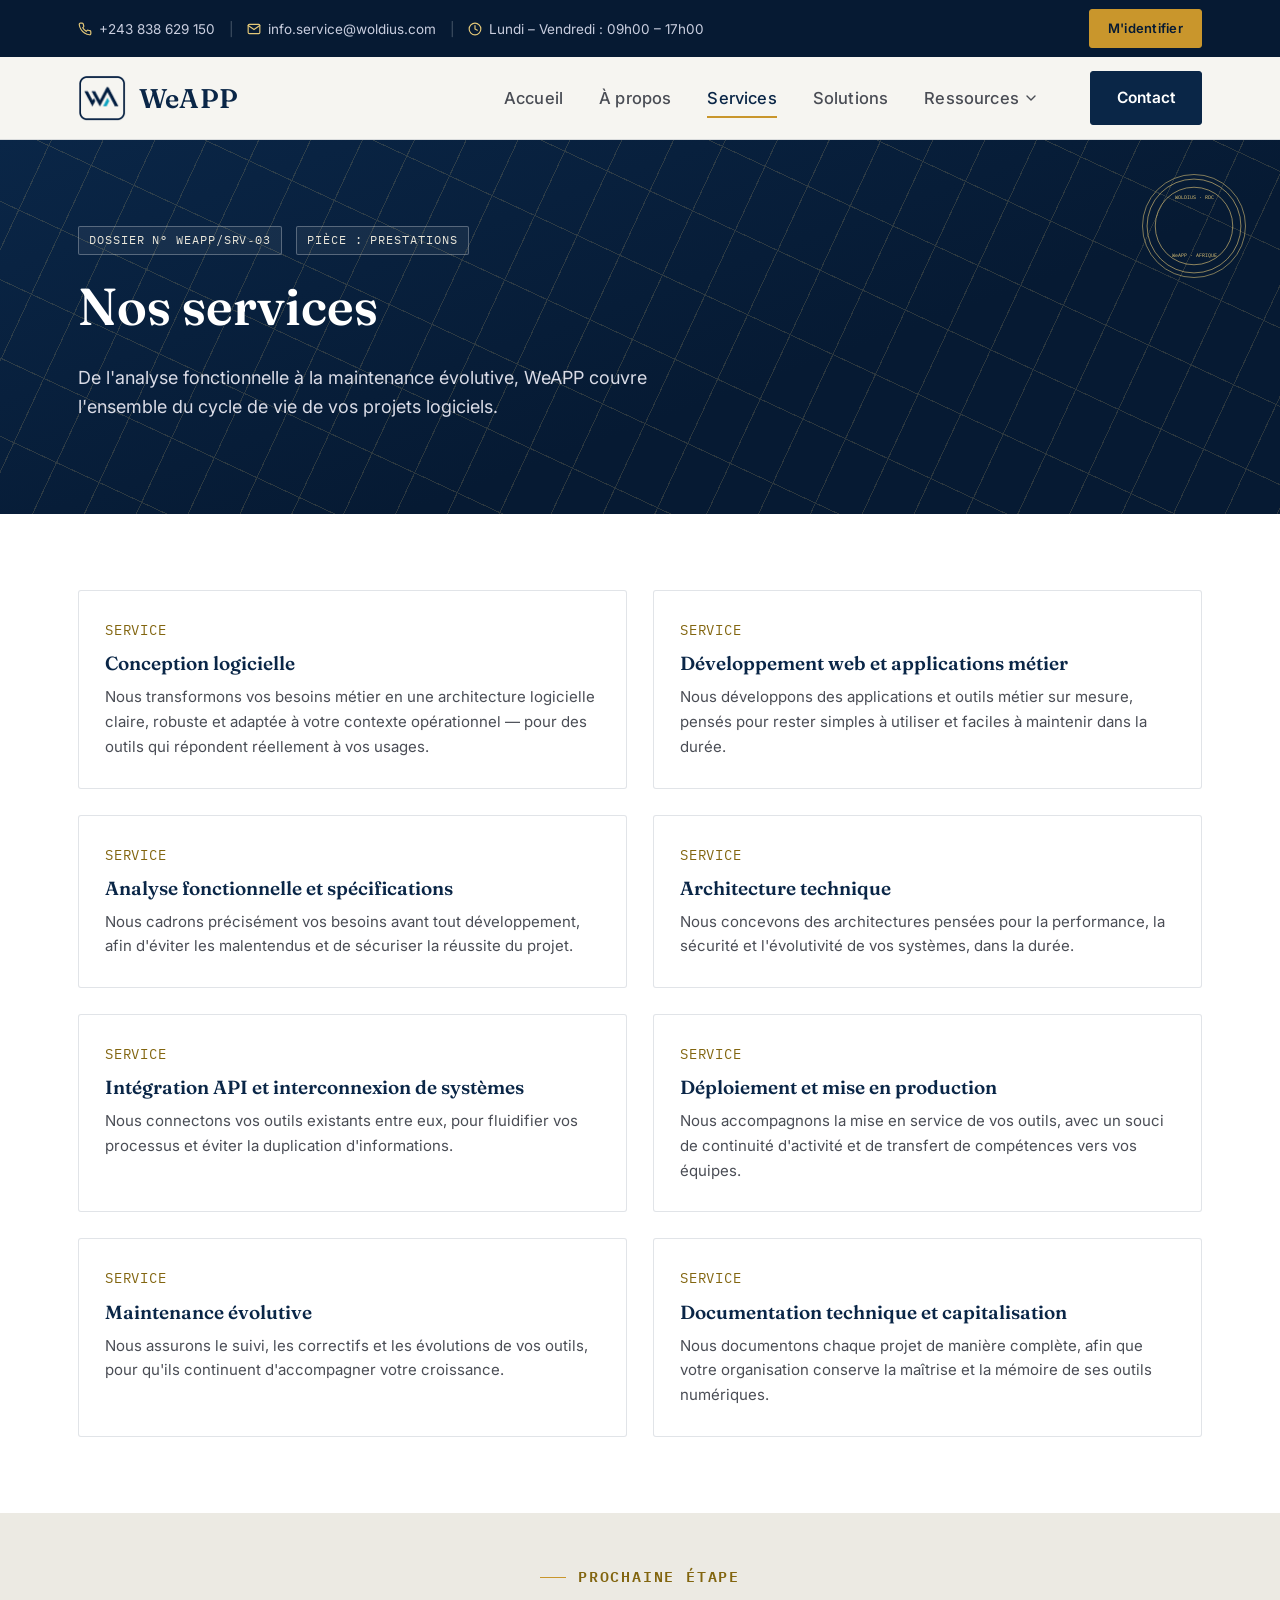
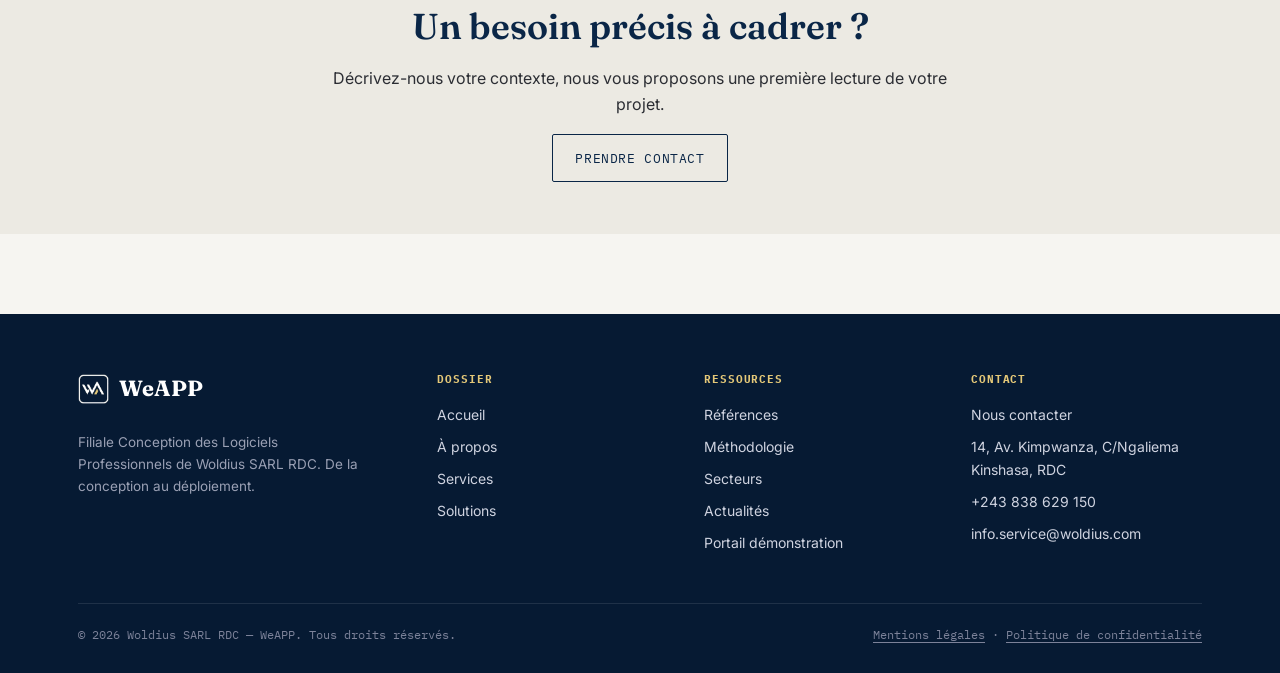
<file: services.html>
<!doctype html>
<html lang="fr">
<head>
<meta charset="UTF-8">
<meta name="viewport" content="width=device-width, initial-scale=1">
<title>Services — WeAPP | Woldius SARL RDC</title>
<meta name="description" content="Conception logicielle, développement, architecture technique, intégration, déploiement et documentation : les services de WeAPP.">
<link rel="preconnect" href="https://fonts.googleapis.com">
<link rel="preconnect" href="https://fonts.gstatic.com" crossorigin>
<link href="https://fonts.googleapis.com/css2?family=Fraunces:opsz,wght@9..144,400;9..144,500;9..144,600;9..144,700&family=Inter:wght@400;500;600;700&family=IBM+Plex+Mono:wght@400;500&display=swap" rel="stylesheet">
<link rel="stylesheet" href="css/style.css">
<link rel="icon" href="assets/favicon.ico" sizes="any">
<link rel="icon" type="image/png" sizes="16x16" href="assets/favicon-16.png">
<link rel="icon" type="image/png" sizes="32x32" href="assets/favicon-32.png">
<link rel="icon" type="image/png" sizes="192x192" href="assets/favicon-192.png">
<link rel="icon" type="image/png" sizes="512x512" href="assets/favicon-512.png">
<link rel="apple-touch-icon" sizes="180x180" href="assets/apple-touch-icon.png">
</head>
<body>

<div class="topbar">
  <div class="topbar-inner">
    <div class="topbar-left">
      <span class="topbar-item phone">
        <svg viewBox="0 0 24 24" fill="none" stroke="currentColor" stroke-width="2" stroke-linecap="round" stroke-linejoin="round" aria-hidden="true"><path d="M22 16.92v3a2 2 0 0 1-2.18 2 19.79 19.79 0 0 1-8.63-3.07 19.5 19.5 0 0 1-6-6 19.79 19.79 0 0 1-3.07-8.67A2 2 0 0 1 4.11 2h3a2 2 0 0 1 2 1.72c.127.96.361 1.903.7 2.81a2 2 0 0 1-.45 2.11L8.09 9.91a16 16 0 0 0 6 6l1.27-1.27a2 2 0 0 1 2.11-.45c.907.339 1.85.573 2.81.7A2 2 0 0 1 22 16.92z"/></svg>
        <a href="tel:+243838629150">+243 838 629 150</a>
      </span>
      <span class="topbar-sep sep-1">|</span>
      <span class="topbar-item email">
        <svg viewBox="0 0 24 24" fill="none" stroke="currentColor" stroke-width="2" stroke-linecap="round" stroke-linejoin="round" aria-hidden="true"><rect x="2" y="4" width="20" height="16" rx="2"/><path d="m22 6-10 7L2 6"/></svg>
        <a href="mailto:info.service@woldius.com">info.service@woldius.com</a>
      </span>
      <span class="topbar-sep sep-2">|</span>
      <span class="topbar-item hours">
        <svg viewBox="0 0 24 24" fill="none" stroke="currentColor" stroke-width="2" stroke-linecap="round" stroke-linejoin="round" aria-hidden="true"><circle cx="12" cy="12" r="10"/><path d="M12 6v6l4 2"/></svg>
        Lundi&nbsp;–&nbsp;Vendredi&nbsp;: 09h00&nbsp;–&nbsp;17h00
      </span>
    </div>
    <a href="demo-logiciels.html" class="topbar-cta">M'identifier</a>
  </div>
</div>
<header class="site-header">
  <a href="#main" class="skip-link">Aller au contenu principal</a>
  <div class="nav-bar">
    <a href="index.html" class="logo"><img src="assets/icon-navy.png" alt="" width="32" height="31"><span class="logo-name">WeAPP</span></a>
    <button class="nav-toggle" aria-label="Ouvrir le menu" aria-expanded="false"><span></span><span></span><span></span></button>
    <nav class="nav-links" aria-label="Navigation principale">
      <a href="index.html">Accueil</a>
      <a href="a-propos.html">À propos</a>
      <a href="services.html" aria-current="page">Services</a>
      <a href="solutions.html">Solutions</a>
      <div class="nav-dropdown">
        <button type="button" class="nav-dropdown-toggle" aria-haspopup="true" aria-expanded="false">
          Ressources
          <svg viewBox="0 0 10 6" aria-hidden="true"><path d="M1 1l4 4 4-4" fill="none" stroke="currentColor" stroke-width="1.4" stroke-linecap="round" stroke-linejoin="round"/></svg>
        </button>
        <div class="nav-dropdown-menu">
          <a href="references.html">Références</a>
          <a href="methodologie.html">Méthodologie</a>
          <a href="secteurs.html">Secteurs</a>
          <a href="actualites.html">Actualités</a>
          <a href="demo-logiciels.html">Portail démonstration</a>
        </div>
      </div>
    </nav>
    <a href="contact.html" class="nav-cta">Contact</a>
  </div>
</header>

<main id="main">
  <section class="page-hero">
    <div class="seal" aria-hidden="true"><svg viewBox="0 0 100 100"><circle cx="50" cy="50" r="46" fill="none" stroke="#E4C878" stroke-width="0.6"/><circle cx="50" cy="50" r="38" fill="none" stroke="#E4C878" stroke-width="0.6"/><text x="50" y="24" fill="#E4C878" font-family="IBM Plex Mono" font-size="5.2" text-anchor="middle">WOLDIUS · RDC</text><text x="50" y="80" fill="#E4C878" font-family="IBM Plex Mono" font-size="5.2" text-anchor="middle">WeAPP · AFRIQUE</text></svg></div>
    <div class="hero-inner">
      <div class="hero-refline"><span class="ref-tag">DOSSIER N° WEAPP/SRV‑03</span><span class="ref-tag">PIÈCE : PRESTATIONS</span></div>
      <h1>Nos services</h1>
      <p class="lede">De l'analyse fonctionnelle à la maintenance évolutive, WeAPP couvre l'ensemble du cycle de vie de vos projets logiciels.</p>
    </div>
  </section>

  <section class="bg-white">
    <div class="container">
      <div class="grid grid-2">

        <div class="card">
          <span class="tag">Service</span>
          <h3>Conception logicielle</h3>
          <p>Nous transformons vos besoins métier en une architecture logicielle claire, robuste et adaptée à votre contexte opérationnel — pour des outils qui répondent réellement à vos usages.</p>
        </div>

        <div class="card">
          <span class="tag">Service</span>
          <h3>Développement web et applications métier</h3>
          <p>Nous développons des applications et outils métier sur mesure, pensés pour rester simples à utiliser et faciles à maintenir dans la durée.</p>
        </div>

        <div class="card">
          <span class="tag">Service</span>
          <h3>Analyse fonctionnelle et spécifications</h3>
          <p>Nous cadrons précisément vos besoins avant tout développement, afin d'éviter les malentendus et de sécuriser la réussite du projet.</p>
        </div>

        <div class="card">
          <span class="tag">Service</span>
          <h3>Architecture technique</h3>
          <p>Nous concevons des architectures pensées pour la performance, la sécurité et l'évolutivité de vos systèmes, dans la durée.</p>
        </div>

        <div class="card">
          <span class="tag">Service</span>
          <h3>Intégration API et interconnexion de systèmes</h3>
          <p>Nous connectons vos outils existants entre eux, pour fluidifier vos processus et éviter la duplication d'informations.</p>
        </div>

        <div class="card">
          <span class="tag">Service</span>
          <h3>Déploiement et mise en production</h3>
          <p>Nous accompagnons la mise en service de vos outils, avec un souci de continuité d'activité et de transfert de compétences vers vos équipes.</p>
        </div>

        <div class="card">
          <span class="tag">Service</span>
          <h3>Maintenance évolutive</h3>
          <p>Nous assurons le suivi, les correctifs et les évolutions de vos outils, pour qu'ils continuent d'accompagner votre croissance.</p>
        </div>

        <div class="card">
          <span class="tag">Service</span>
          <h3>Documentation technique et capitalisation</h3>
          <p>Nous documentons chaque projet de manière complète, afin que votre organisation conserve la maîtrise et la mémoire de ses outils numériques.</p>
        </div>

      </div>
    </div>
  </section>

  <section class="bg-paper-dim tight">
    <div class="container text-center">
      <div class="section-head" style="margin:0 auto;">
        <span class="eyebrow" style="justify-content:center;">Prochaine étape</span>
        <h2>Un besoin précis à cadrer ?</h2>
        <p>Décrivez-nous votre contexte, nous vous proposons une première lecture de votre projet.</p>
      </div>
      <a href="contact.html" class="btn btn-outline">Prendre contact</a>
    </div>
  </section>
</main>

<footer class="site-footer">
  <div class="container">
    <div class="footer-grid">
      <div class="footer-brand"><div class="footer-logo"><img src="assets/icon-white.png" alt="" width="30" height="29"><strong>WeAPP</strong></div><p>Filiale Conception des Logiciels Professionnels de Woldius SARL RDC. De la conception au déploiement.</p></div>
      <div><h5>Dossier</h5><ul><li><a href="index.html">Accueil</a></li><li><a href="a-propos.html">À propos</a></li><li><a href="services.html">Services</a></li><li><a href="solutions.html">Solutions</a></li></ul></div>
      <div><h5>Ressources</h5><ul><li><a href="references.html">Références</a></li><li><a href="methodologie.html">Méthodologie</a></li><li><a href="secteurs.html">Secteurs</a></li><li><a href="actualites.html">Actualités</a></li><li><a href="demo-logiciels.html">Portail démonstration</a></li></ul></div>
      <div><h5>Contact</h5><ul><li><a href="contact.html">Nous contacter</a></li><li>14, Av. Kimpwanza, C/Ngaliema<br>Kinshasa, RDC</li><li><a href="tel:+243838629150">+243 838 629 150</a></li><li><a href="mailto:info.service@woldius.com">info.service@woldius.com</a></li></ul></div>
    </div>
    <div class="footer-bottom">
      <span>© 2026 Woldius SARL RDC — WeAPP. Tous droits réservés.</span>
      <span><a href="mentions-legales.html">Mentions légales</a> · <a href="confidentialite.html">Politique de confidentialité</a></span>
    </div>
  </div>
</footer>

<script src="js/script.js"></script>
</body>
</html>
</file>
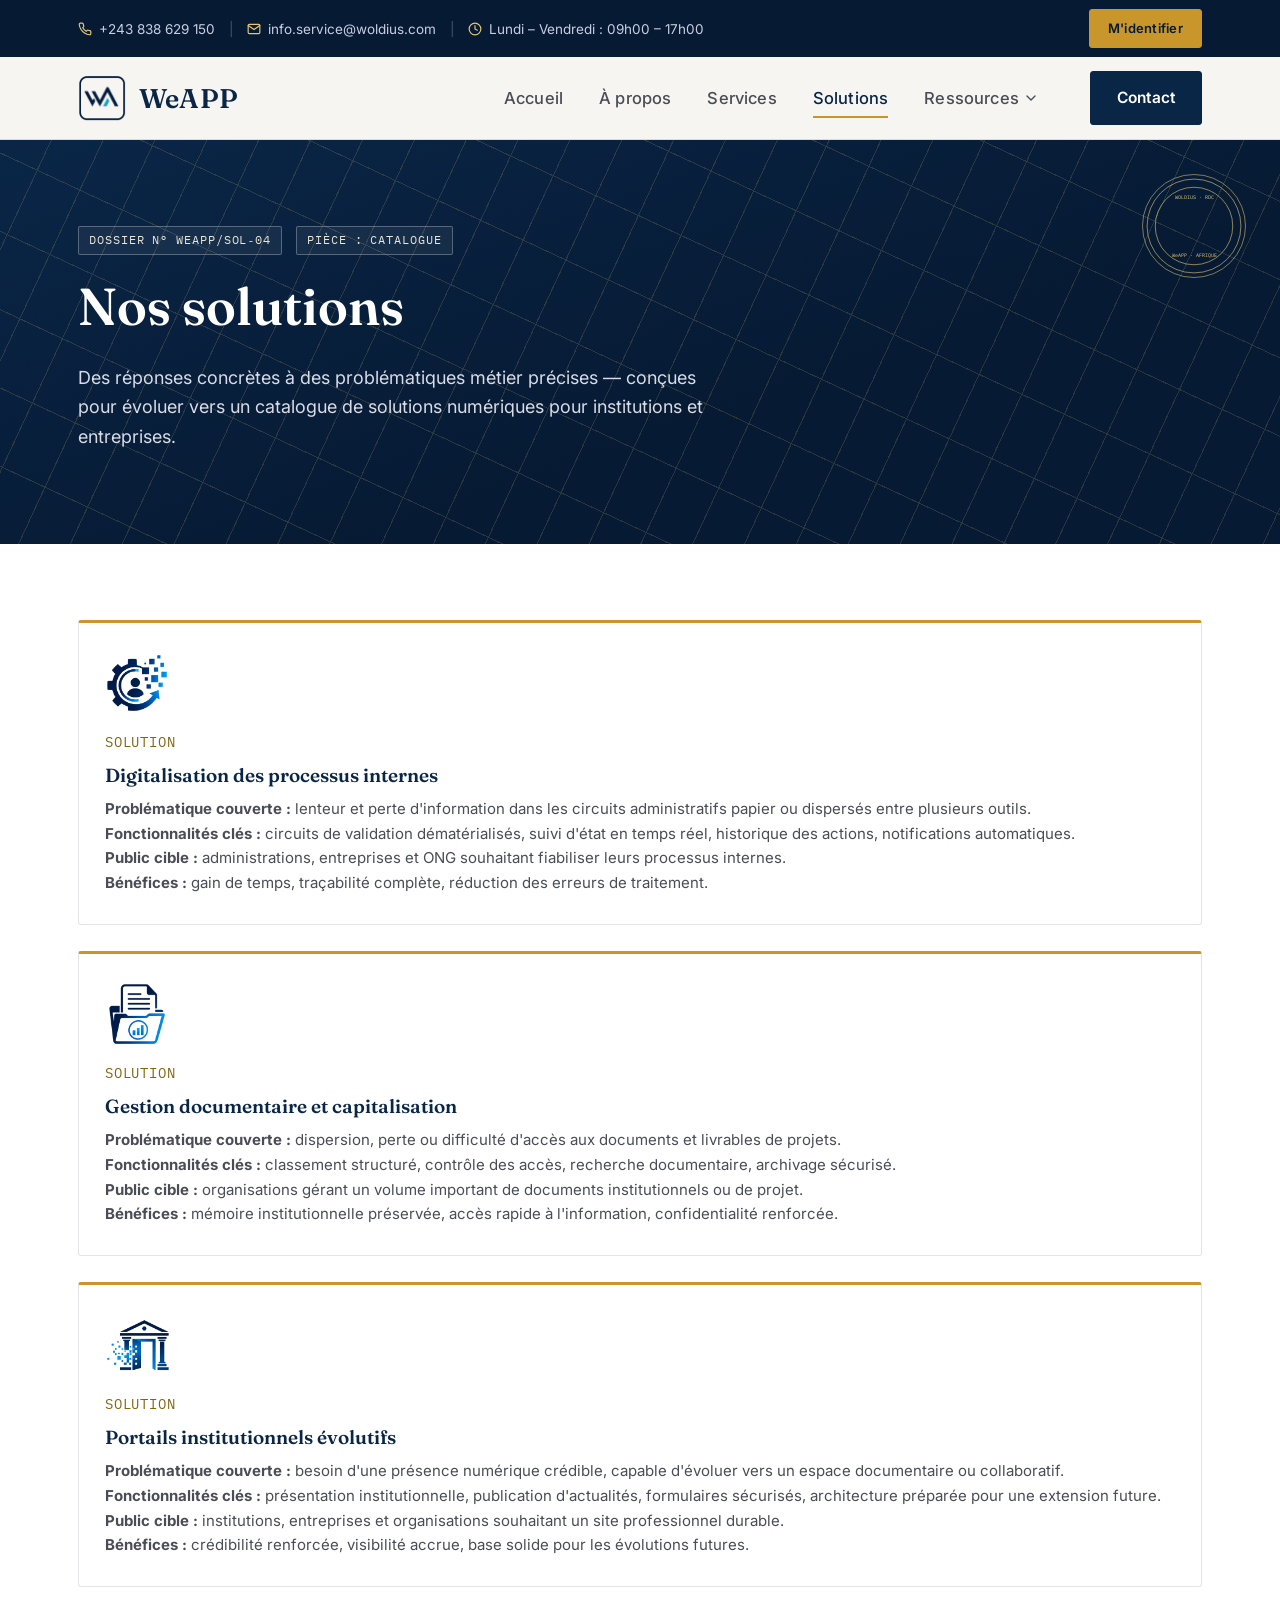
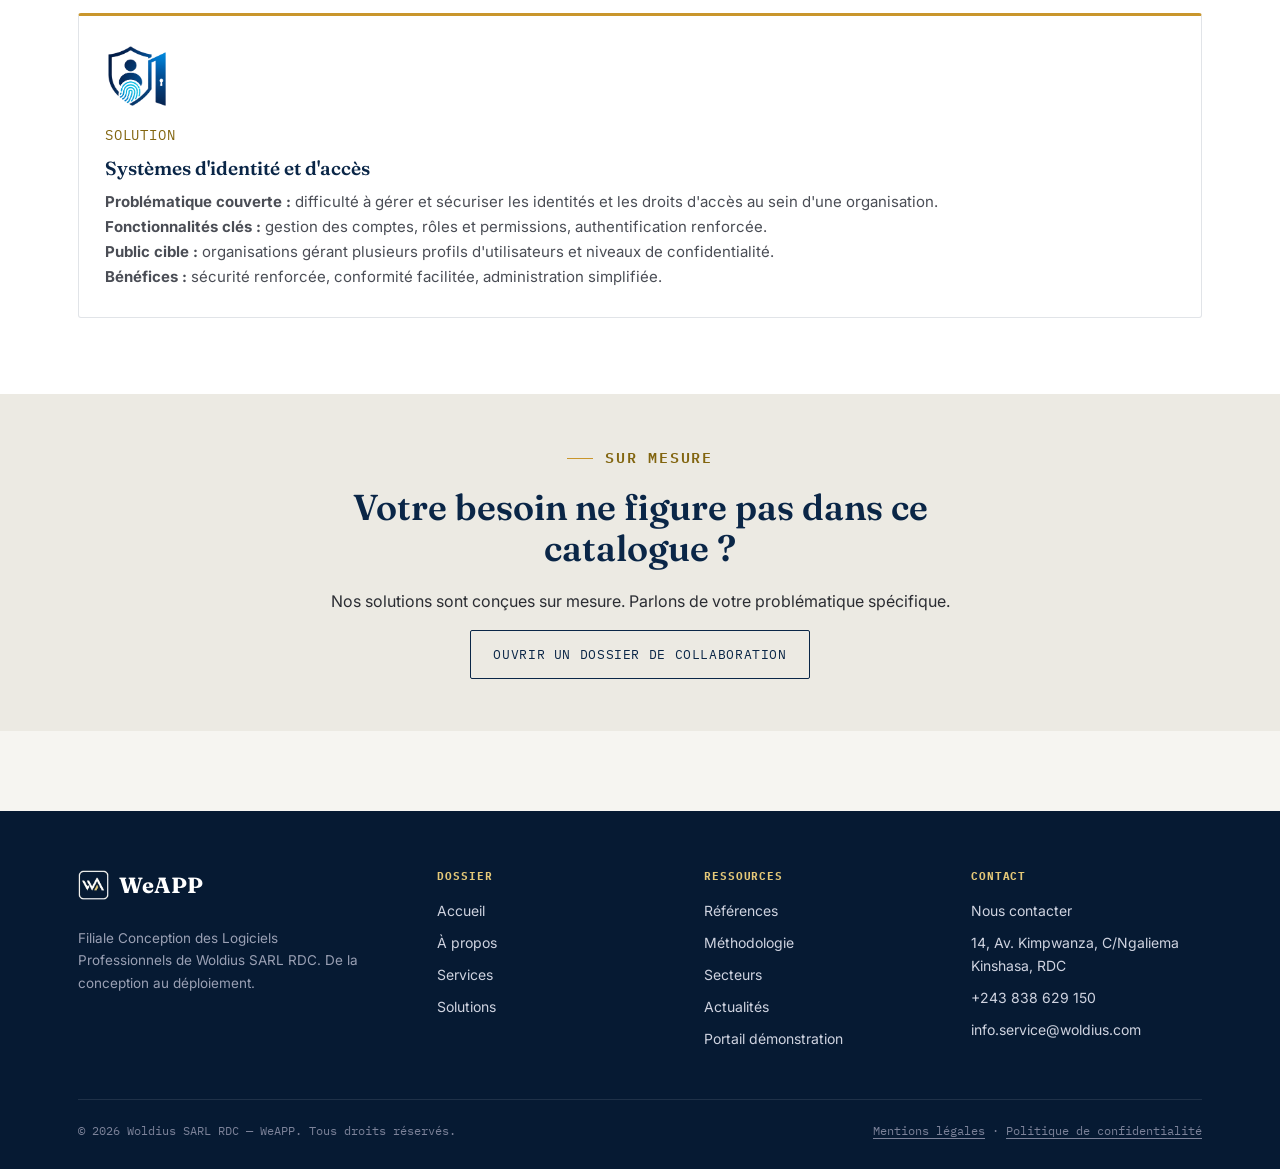
<file: solutions.html>
<!doctype html>
<html lang="fr">
<head>
<meta charset="UTF-8">
<meta name="viewport" content="width=device-width, initial-scale=1">
<title>Solutions — WeAPP | Woldius SARL RDC</title>
<meta name="description" content="Digitalisation des processus, gestion documentaire et portails institutionnels : découvrez les solutions numériques de WeAPP.">
<link rel="preconnect" href="https://fonts.googleapis.com">
<link rel="preconnect" href="https://fonts.gstatic.com" crossorigin>
<link href="https://fonts.googleapis.com/css2?family=Fraunces:opsz,wght@9..144,400;9..144,500;9..144,600;9..144,700&family=Inter:wght@400;500;600;700&family=IBM+Plex+Mono:wght@400;500&display=swap" rel="stylesheet">
<link rel="stylesheet" href="css/style.css">
<link rel="icon" href="assets/favicon.ico" sizes="any">
<link rel="icon" type="image/png" sizes="16x16" href="assets/favicon-16.png">
<link rel="icon" type="image/png" sizes="32x32" href="assets/favicon-32.png">
<link rel="icon" type="image/png" sizes="192x192" href="assets/favicon-192.png">
<link rel="icon" type="image/png" sizes="512x512" href="assets/favicon-512.png">
<link rel="apple-touch-icon" sizes="180x180" href="assets/apple-touch-icon.png">
</head>
<body>

<div class="topbar">
  <div class="topbar-inner">
    <div class="topbar-left">
      <span class="topbar-item phone">
        <svg viewBox="0 0 24 24" fill="none" stroke="currentColor" stroke-width="2" stroke-linecap="round" stroke-linejoin="round" aria-hidden="true"><path d="M22 16.92v3a2 2 0 0 1-2.18 2 19.79 19.79 0 0 1-8.63-3.07 19.5 19.5 0 0 1-6-6 19.79 19.79 0 0 1-3.07-8.67A2 2 0 0 1 4.11 2h3a2 2 0 0 1 2 1.72c.127.96.361 1.903.7 2.81a2 2 0 0 1-.45 2.11L8.09 9.91a16 16 0 0 0 6 6l1.27-1.27a2 2 0 0 1 2.11-.45c.907.339 1.85.573 2.81.7A2 2 0 0 1 22 16.92z"/></svg>
        <a href="tel:+243838629150">+243 838 629 150</a>
      </span>
      <span class="topbar-sep sep-1">|</span>
      <span class="topbar-item email">
        <svg viewBox="0 0 24 24" fill="none" stroke="currentColor" stroke-width="2" stroke-linecap="round" stroke-linejoin="round" aria-hidden="true"><rect x="2" y="4" width="20" height="16" rx="2"/><path d="m22 6-10 7L2 6"/></svg>
        <a href="mailto:info.service@woldius.com">info.service@woldius.com</a>
      </span>
      <span class="topbar-sep sep-2">|</span>
      <span class="topbar-item hours">
        <svg viewBox="0 0 24 24" fill="none" stroke="currentColor" stroke-width="2" stroke-linecap="round" stroke-linejoin="round" aria-hidden="true"><circle cx="12" cy="12" r="10"/><path d="M12 6v6l4 2"/></svg>
        Lundi&nbsp;–&nbsp;Vendredi&nbsp;: 09h00&nbsp;–&nbsp;17h00
      </span>
    </div>
    <a href="demo-logiciels.html" class="topbar-cta">M'identifier</a>
  </div>
</div>
<header class="site-header">
  <a href="#main" class="skip-link">Aller au contenu principal</a>
  <div class="nav-bar">
    <a href="index.html" class="logo"><img src="assets/icon-navy.png" alt="" width="32" height="31"><span class="logo-name">WeAPP</span></a>
    <button class="nav-toggle" aria-label="Ouvrir le menu" aria-expanded="false"><span></span><span></span><span></span></button>
    <nav class="nav-links" aria-label="Navigation principale">
      <a href="index.html">Accueil</a>
      <a href="a-propos.html">À propos</a>
      <a href="services.html">Services</a>
      <a href="solutions.html" aria-current="page">Solutions</a>
      <div class="nav-dropdown">
        <button type="button" class="nav-dropdown-toggle" aria-haspopup="true" aria-expanded="false">
          Ressources
          <svg viewBox="0 0 10 6" aria-hidden="true"><path d="M1 1l4 4 4-4" fill="none" stroke="currentColor" stroke-width="1.4" stroke-linecap="round" stroke-linejoin="round"/></svg>
        </button>
        <div class="nav-dropdown-menu">
          <a href="references.html">Références</a>
          <a href="methodologie.html">Méthodologie</a>
          <a href="secteurs.html">Secteurs</a>
          <a href="actualites.html">Actualités</a>
          <a href="demo-logiciels.html">Portail démonstration</a>
        </div>
      </div>
    </nav>
    <a href="contact.html" class="nav-cta">Contact</a>
  </div>
</header>

<main id="main">
  <section class="page-hero">
    <div class="seal" aria-hidden="true"><svg viewBox="0 0 100 100"><circle cx="50" cy="50" r="46" fill="none" stroke="#E4C878" stroke-width="0.6"/><circle cx="50" cy="50" r="38" fill="none" stroke="#E4C878" stroke-width="0.6"/><text x="50" y="24" fill="#E4C878" font-family="IBM Plex Mono" font-size="5.2" text-anchor="middle">WOLDIUS · RDC</text><text x="50" y="80" fill="#E4C878" font-family="IBM Plex Mono" font-size="5.2" text-anchor="middle">WeAPP · AFRIQUE</text></svg></div>
    <div class="hero-inner">
      <div class="hero-refline"><span class="ref-tag">DOSSIER N° WEAPP/SOL‑04</span><span class="ref-tag">PIÈCE : CATALOGUE</span></div>
      <h1>Nos solutions</h1>
      <p class="lede">Des réponses concrètes à des problématiques métier précises — conçues pour évoluer vers un catalogue de solutions numériques pour institutions et entreprises.</p>
    </div>
  </section>

  <section class="bg-white">
    <div class="container">

      <div class="card bordered-gold" style="margin-bottom:26px;">
        <div class="card-icon card-icon-img">
          <img src="assets/sol-icon-digitalisation.png" alt="" width="64" height="64" loading="lazy">
        </div>
        <span class="tag">Solution</span>
        <h3>Digitalisation des processus internes</h3>
        <p><strong>Problématique couverte :</strong> lenteur et perte d'information dans les circuits administratifs papier ou dispersés entre plusieurs outils.</p>
        <p><strong>Fonctionnalités clés :</strong> circuits de validation dématérialisés, suivi d'état en temps réel, historique des actions, notifications automatiques.</p>
        <p><strong>Public cible :</strong> administrations, entreprises et ONG souhaitant fiabiliser leurs processus internes.</p>
        <p><strong>Bénéfices :</strong> gain de temps, traçabilité complète, réduction des erreurs de traitement.</p>
      </div>

      <div class="card bordered-gold" style="margin-bottom:26px;">
        <div class="card-icon card-icon-img">
          <img src="assets/sol-icon-documentaire.png" alt="" width="64" height="64" loading="lazy">
        </div>
        <span class="tag">Solution</span>
        <h3>Gestion documentaire et capitalisation</h3>
        <p><strong>Problématique couverte :</strong> dispersion, perte ou difficulté d'accès aux documents et livrables de projets.</p>
        <p><strong>Fonctionnalités clés :</strong> classement structuré, contrôle des accès, recherche documentaire, archivage sécurisé.</p>
        <p><strong>Public cible :</strong> organisations gérant un volume important de documents institutionnels ou de projet.</p>
        <p><strong>Bénéfices :</strong> mémoire institutionnelle préservée, accès rapide à l'information, confidentialité renforcée.</p>
      </div>

      <div class="card bordered-gold" style="margin-bottom:26px;">
        <div class="card-icon card-icon-img">
          <img src="assets/sol-icon-portails.png" alt="" width="64" height="64" loading="lazy">
        </div>
        <span class="tag">Solution</span>
        <h3>Portails institutionnels évolutifs</h3>
        <p><strong>Problématique couverte :</strong> besoin d'une présence numérique crédible, capable d'évoluer vers un espace documentaire ou collaboratif.</p>
        <p><strong>Fonctionnalités clés :</strong> présentation institutionnelle, publication d'actualités, formulaires sécurisés, architecture préparée pour une extension future.</p>
        <p><strong>Public cible :</strong> institutions, entreprises et organisations souhaitant un site professionnel durable.</p>
        <p><strong>Bénéfices :</strong> crédibilité renforcée, visibilité accrue, base solide pour les évolutions futures.</p>
      </div>

      <div class="card bordered-gold">
        <div class="card-icon card-icon-img">
          <img src="assets/sol-icon-identite.png" alt="" width="64" height="64" loading="lazy">
        </div>
        <span class="tag">Solution</span>
        <h3>Systèmes d'identité et d'accès</h3>
        <p><strong>Problématique couverte :</strong> difficulté à gérer et sécuriser les identités et les droits d'accès au sein d'une organisation.</p>
        <p><strong>Fonctionnalités clés :</strong> gestion des comptes, rôles et permissions, authentification renforcée.</p>
        <p><strong>Public cible :</strong> organisations gérant plusieurs profils d'utilisateurs et niveaux de confidentialité.</p>
        <p><strong>Bénéfices :</strong> sécurité renforcée, conformité facilitée, administration simplifiée.</p>
      </div>

    </div>
  </section>

  <section class="bg-paper-dim tight">
    <div class="container text-center">
      <div class="section-head" style="margin:0 auto;">
        <span class="eyebrow" style="justify-content:center;">Sur mesure</span>
        <h2>Votre besoin ne figure pas dans ce catalogue ?</h2>
        <p>Nos solutions sont conçues sur mesure. Parlons de votre problématique spécifique.</p>
      </div>
      <a href="contact.html" class="btn btn-outline">Ouvrir un dossier de collaboration</a>
    </div>
  </section>
</main>

<footer class="site-footer">
  <div class="container">
    <div class="footer-grid">
      <div class="footer-brand"><div class="footer-logo"><img src="assets/icon-white.png" alt="" width="30" height="29"><strong>WeAPP</strong></div><p>Filiale Conception des Logiciels Professionnels de Woldius SARL RDC. De la conception au déploiement.</p></div>
      <div><h5>Dossier</h5><ul><li><a href="index.html">Accueil</a></li><li><a href="a-propos.html">À propos</a></li><li><a href="services.html">Services</a></li><li><a href="solutions.html">Solutions</a></li></ul></div>
      <div><h5>Ressources</h5><ul><li><a href="references.html">Références</a></li><li><a href="methodologie.html">Méthodologie</a></li><li><a href="secteurs.html">Secteurs</a></li><li><a href="actualites.html">Actualités</a></li><li><a href="demo-logiciels.html">Portail démonstration</a></li></ul></div>
      <div><h5>Contact</h5><ul><li><a href="contact.html">Nous contacter</a></li><li>14, Av. Kimpwanza, C/Ngaliema<br>Kinshasa, RDC</li><li><a href="tel:+243838629150">+243 838 629 150</a></li><li><a href="mailto:info.service@woldius.com">info.service@woldius.com</a></li></ul></div>
    </div>
    <div class="footer-bottom">
      <span>© 2026 Woldius SARL RDC — WeAPP. Tous droits réservés.</span>
      <span><a href="mentions-legales.html">Mentions légales</a> · <a href="confidentialite.html">Politique de confidentialité</a></span>
    </div>
  </div>
</footer>

<script src="js/script.js"></script>
</body>
</html>
</file>
<file: css/style.css>
/* =========================================================
   WeAPP — Woldius SARL RDC
   Direction artistique : "Dossier institutionnel"
   Le site est traité comme un dossier officiel de conception,
   de capitalisation et d'archivage — chaque page porte une
   référence de classement, comme une pièce d'un dossier réel.
   ========================================================= */

:root{
  --navy: #0A2647;
  --navy-deep: #061a33;
  --anthracite: #2B2D33;
  --anthracite-soft:#4a4d55;
  --white: #FFFFFF;
  --paper: #F6F5F1;
  --paper-dim:#ECEAE3;
  --gold: #C9962C;
  --gold-light:#E4C878;
  --gold-text:#82650F;
  --line: rgba(10,38,71,0.12);

  --font-display:'Fraunces', Georgia, serif;
  --font-body:'Inter', -apple-system, Segoe UI, sans-serif;
  --font-mono:'IBM Plex Mono', ui-monospace, monospace;

  --maxw: 1180px;
}

*{box-sizing:border-box;}

/* ---------- Protection des images (propriété WeAPP) ----------
   Décourage le glisser-déposer et la sélection en un clic.
   NB : ceci ne bloque pas un téléchargement via les outils
   développeur ou l'onglet réseau — aucune solution front-end ne le peut. */
img{
  -webkit-user-drag:none;
  user-drag:none;
  -webkit-user-select:none;
  -moz-user-select:none;
  -ms-user-select:none;
  user-select:none;
  pointer-events:auto;
}
html{scroll-behavior:smooth;}
body{
  margin:0;
  font-family:var(--font-body);
  color:var(--anthracite);
  background:var(--paper);
  line-height:1.65;
  -webkit-font-smoothing:antialiased;
}
img{max-width:100%;display:block;}
a{color:inherit;text-decoration:none;}
h1,h2,h3,h4{
  font-family:var(--font-display);
  color:var(--navy);
  margin:0 0 .5em 0;
  line-height:1.15;
  font-weight:600;
}
p{margin:0 0 1em 0;}
.container{max-width:var(--maxw);margin:0 auto;padding:0 28px;}
.eyebrow{
  font-family:var(--font-mono);
  font-size:15px;
  font-weight:600;
  letter-spacing:.12em;
  text-transform:uppercase;
  color:var(--gold-text);
  display:flex;
  align-items:center;
  gap:12px;
  margin-bottom:16px;
}
.eyebrow::before{
  content:"";
  width:26px;height:1px;background:var(--gold);
}
.ref-tag{
  font-family:var(--font-mono);
  font-size:11.5px;
  letter-spacing:.08em;
  color:var(--anthracite-soft);
  border:1px solid var(--line);
  padding:4px 10px;
  border-radius:2px;
  background:rgba(255,255,255,.5);
  white-space:nowrap;
}

/* ---------- Skip link / accessibility ---------- */
.skip-link{
  position:absolute;left:-999px;top:auto;
  background:var(--navy);color:#fff;padding:10px 16px;z-index:200;
}
.skip-link:focus{left:16px;top:16px;}
:focus-visible{outline:2px solid var(--gold);outline-offset:3px;}

/* ---------- Header / nav ---------- */
.site-header{
  position:sticky;top:0;z-index:100;
  background:rgba(246,245,241,0.97);
  backdrop-filter:blur(8px);
  border-bottom:1px solid var(--line);
}
.nav-bar{
  display:flex;align-items:center;gap:30px;
  padding:14px 28px;max-width:var(--maxw);margin:0 auto;
}
.logo{
  display:flex;align-items:center;gap:13px;line-height:1;
  flex-shrink:0;margin-right:auto;
}
.logo img{
  height:46px;width:auto;max-width:none;display:block;
  flex-shrink:0;object-fit:contain;
}
.logo-name{
  font-family:var(--font-display);
  font-size:27px;font-weight:600;color:var(--navy);letter-spacing:.01em;
}

.nav-links{
  display:flex;gap:4px;flex-wrap:nowrap;align-items:center;
}
.nav-links a{
  font-family:var(--font-body);
  font-size:16.5px;
  font-weight:500;
  letter-spacing:.01em;
  padding:12px 16px;
  color:var(--anthracite-soft);
  border-radius:2px;
  position:relative;
  white-space:nowrap;
  transition:color .15s ease;
}
.nav-links a::after{
  content:"";
  position:absolute;left:16px;right:16px;bottom:6px;height:2px;
  background:var(--gold);
  transform:scaleX(0);
  transform-origin:left;
  transition:transform .2s ease;
}
.nav-links a:hover, .nav-links a[aria-current="page"]{
  color:var(--navy);background:none;
}
.nav-links a:hover::after, .nav-links a[aria-current="page"]::after{
  transform:scaleX(1);
}

/* Dropdown : Ressources */
.nav-dropdown{position:relative;}
.nav-dropdown-toggle{
  font-family:var(--font-body);font-size:16.5px;font-weight:500;letter-spacing:.01em;
  color:var(--anthracite-soft);background:none;border:none;cursor:pointer;
  padding:12px 14px 12px 16px;display:flex;align-items:center;gap:7px;
  border-radius:2px;white-space:nowrap;position:relative;
}
.nav-dropdown-toggle:hover{color:var(--navy);}
.nav-dropdown-toggle svg{width:10px;height:10px;flex-shrink:0;transition:transform .2s ease;}
.nav-dropdown.open .nav-dropdown-toggle{color:var(--navy);}
.nav-dropdown.is-current .nav-dropdown-toggle{color:var(--navy);}
.nav-dropdown.is-current .nav-dropdown-toggle::after{
  content:"";position:absolute;left:16px;right:16px;bottom:6px;height:2px;background:var(--gold);
}
.nav-dropdown.open .nav-dropdown-toggle svg{transform:rotate(180deg);}
.nav-dropdown-menu{
  position:absolute;top:calc(100% + 8px);left:0;min-width:240px;
  background:#fff;border:1px solid var(--line);border-radius:4px;
  box-shadow:0 18px 36px rgba(10,38,71,.16);
  padding:9px;display:none;flex-direction:column;gap:1px;
  z-index:120;
}
.nav-dropdown.open .nav-dropdown-menu{display:flex;}
.nav-dropdown-menu a{
  font-size:15.5px;padding:11px 14px;border-radius:2px;color:var(--anthracite);
}
.nav-dropdown-menu a::after{display:none;}
.nav-dropdown-menu a:hover, .nav-dropdown-menu a[aria-current="page"]{background:var(--paper-dim);color:var(--navy);}

.nav-cta{
  font-family:var(--font-body);
  font-weight:600;
  font-size:15.5px;letter-spacing:.01em;
  background:var(--navy);
  color:#fff;
  border:1px solid var(--navy);
  padding:13px 26px;margin-left:10px;
  border-radius:3px;
  text-transform:none;
  flex-shrink:0;
  white-space:nowrap;
}
.nav-cta::after{display:none;}
.nav-cta:hover{background:var(--gold);border-color:var(--gold);color:var(--navy-deep);}

.nav-toggle{display:none;background:none;border:1px solid var(--line);border-radius:3px;padding:10px 12px;cursor:pointer;flex-shrink:0;}
.nav-toggle span{display:block;width:22px;height:2px;background:var(--navy);margin:5px 0;}

@media (max-width:1040px){
  .nav-links{
    display:none;
    position:absolute;left:0;right:0;top:100%;
    background:var(--paper);
    flex-direction:column;align-items:stretch;
    border-bottom:1px solid var(--line);
    padding:8px 20px 18px;
    max-height:calc(100vh - 70px);overflow-y:auto;
  }
  .nav-links.open{display:flex;}
  .nav-links a{padding:12px 4px;border-bottom:1px solid var(--line);border-radius:0;}
  .nav-links a::after{display:none;}
  .nav-dropdown{width:100%;}
  .nav-dropdown-toggle{width:100%;justify-content:space-between;border-bottom:1px solid var(--line);border-radius:0;padding:12px 4px;}
  .nav-dropdown-menu{
    position:static;box-shadow:none;border:none;padding:0 0 4px 12px;
    display:none;
  }
  .nav-dropdown.open .nav-dropdown-menu{display:flex;}
  .nav-dropdown-menu a{padding:10px 4px;font-size:14px;color:var(--anthracite-soft);border-radius:0;}
  .nav-toggle{display:block;}
}

/* ---------- Hero / page header ---------- */
.page-hero{
  position:relative;
  background:linear-gradient(160deg, var(--navy) 0%, var(--navy-deep) 62%);
  color:#fff;
  overflow:hidden;
  padding:86px 0 74px;
}
.page-hero::before{
  content:"";
  position:absolute;inset:0;
  opacity:.16;
  background-image:
    repeating-linear-gradient(115deg, transparent 0 46px, var(--gold-light) 46px 47px),
    repeating-linear-gradient(25deg, transparent 0 70px, var(--gold-light) 70px 71px);
  pointer-events:none;
}
.seal{
  position:absolute;right:34px;top:34px;
  width:104px;height:104px;
  border-radius:50%;
  border:1px solid rgba(228,200,120,.55);
  display:flex;align-items:center;justify-content:center;
  animation:spin 40s linear infinite;
}
@media (prefers-reduced-motion:reduce){.seal{animation:none;}}
@media (max-width:680px){.seal{display:none;}}
.seal svg{width:100%;height:100%;}
@keyframes spin{to{transform:rotate(360deg);}}
.hero-inner{position:relative;max-width:var(--maxw);margin:0 auto;padding:0 28px;}
.hero-refline{
  display:flex;align-items:center;gap:14px;margin-bottom:22px;flex-wrap:wrap;
}
.hero-refline .ref-tag{color:#e9e6da;border-color:rgba(255,255,255,.28);background:rgba(255,255,255,.06);}
.page-hero h1{
  color:#fff;font-size:clamp(32px,4.4vw,52px);max-width:820px;
}
.page-hero .lede{
  max-width:640px;font-size:18px;color:#d9dbe6;margin-top:16px;
}
.hero-actions{display:flex;gap:14px;margin-top:30px;flex-wrap:wrap;}

/* ---------- Hero : texte + photo (colonne droite au ratio exact de l'image) ---------- */
.hero-with-photo .hero-inner{max-width:var(--maxw);}
.hero-grid{
  display:grid;grid-template-columns:1.05fr 1fr;gap:52px;align-items:center;
}
.hero-text .lede{margin-bottom:0;}
.hero-visual{width:100%;}
.hero-photo-frame{
  width:100%;
  aspect-ratio:1672/941;
  border-radius:12px;overflow:hidden;
  border:1px solid rgba(228,200,120,.25);
  box-shadow:0 24px 60px rgba(0,0,0,.35);
  background:var(--navy-deep);
}
.hero-photo-frame img{
  width:100%;height:100%;object-fit:cover;display:block;
}

@media (max-width:900px){
  .hero-grid{grid-template-columns:1fr;gap:32px;}
  .hero-visual{order:2;}
}

/* ---------- Hero : slider plein format (remplace tout le contenu du hero) ---------- */
.hero-fullbleed{
  padding:0;overflow:hidden;position:relative;
  background:var(--navy-deep);
}
.hero-fullbleed::before{display:none;}
.hero-slider-full{
  position:relative;width:100%;
  aspect-ratio:1672/941;
  max-height:78vh;
}
.hero-slide{
  position:absolute;inset:0;
  opacity:0;visibility:hidden;
  transition:opacity 1.1s ease;
}
.hero-slide.active{opacity:1;visibility:visible;}
.hero-slide img{width:100%;height:100%;object-fit:cover;display:block;}
.hero-slider-dots{
  position:absolute;bottom:22px;left:50%;transform:translateX(-50%);
  display:flex;gap:10px;z-index:5;
}
.hero-dot{
  width:9px;height:9px;border-radius:50%;
  background:rgba(255,255,255,.4);border:1px solid rgba(255,255,255,.5);
  padding:0;cursor:pointer;transition:background .2s ease, transform .2s ease;
}
.hero-dot:hover{background:rgba(255,255,255,.7);}
.hero-dot.active{background:var(--gold);border-color:var(--gold);transform:scale(1.25);}

@media (max-width:700px){
  .hero-slider-full{aspect-ratio:16/13;max-height:none;}
}
@media (prefers-reduced-motion:reduce){
  .hero-slide{transition:none;}
}

/* ---------- Buttons ---------- */
.btn{
  display:inline-flex;align-items:center;gap:8px;
  font-family:var(--font-mono);font-size:12.5px;letter-spacing:.05em;text-transform:uppercase;
  padding:13px 22px;border-radius:2px;border:1px solid transparent;
  transition:all .15s ease;
}
.btn-gold{background:var(--gold);color:var(--navy-deep);font-weight:600;}
.btn-gold:hover{background:var(--gold-light);}
.btn-ghost{border-color:rgba(255,255,255,.4);color:#fff;}
.btn-ghost:hover{border-color:#fff;background:rgba(255,255,255,.08);}
.btn-outline{border-color:var(--navy);color:var(--navy);}
.btn-outline:hover{background:var(--navy);color:#fff;}

/* ---------- Sections ---------- */
section{padding:76px 0;}
section.tight{padding:52px 0;}
.section-head{max-width:640px;margin-bottom:40px;}
.section-head h2{font-size:clamp(26px,3vw,36px);}
.bg-white{background:#fff;}
.bg-paper-dim{background:var(--paper-dim);}
.divider{height:1px;background:var(--line);border:none;margin:0;}

/* ---------- Grids / cards ---------- */
.grid{display:grid;gap:26px;}
.grid-3{grid-template-columns:repeat(3,1fr);}
.grid-2{grid-template-columns:repeat(2,1fr);}
.grid-4{grid-template-columns:repeat(4,1fr);}
@media (max-width:900px){.grid-3,.grid-4{grid-template-columns:1fr 1fr;}}
@media (max-width:620px){.grid-2,.grid-3,.grid-4{grid-template-columns:1fr;}}

.card{
  background:#fff;border:1px solid var(--line);border-radius:3px;
  padding:28px 26px;position:relative;
}
.card .tag{
  font-family:var(--font-mono);font-size:13.5px;color:var(--gold-text);
  letter-spacing:.06em;text-transform:uppercase;margin-bottom:12px;display:block;
}
.card h3{font-size:19px;margin-bottom:10px;}
.card p{font-size:15px;color:var(--anthracite-soft);margin-bottom:0;}
.card.bordered-gold{border-top:3px solid var(--gold);}

.card-icon{
  width:54px;height:54px;border-radius:50%;
  border:1.5px solid var(--gold);
  display:flex;align-items:center;justify-content:center;
  margin-bottom:16px;
  color:var(--navy);
  flex-shrink:0;
}
.card-icon svg{width:24px;height:24px;}

.card-icon-img{
  width:64px;height:64px;border-radius:0;border:none;
  background:none;
}
.card-icon-img img{width:100%;height:100%;object-fit:contain;display:block;}

/* ---------- Méthodologie : phases en alternance avec illustrations ---------- */
.methodo-phases{display:flex;flex-direction:column;gap:64px;}
.methodo-phase{
  display:grid;grid-template-columns:1fr 1fr;gap:48px;align-items:center;
}
.methodo-phase.reverse .methodo-phase-text{order:2;}
.methodo-phase.reverse .methodo-phase-visual{order:1;}
.methodo-phase-num{
  font-family:var(--font-mono);font-size:13px;color:var(--gold-text);
  letter-spacing:.1em;text-transform:uppercase;display:block;margin-bottom:10px;
}
.methodo-phase-text h3{font-size:23px;margin-bottom:12px;}
.methodo-phase-text p{font-size:15.5px;color:var(--anthracite-soft);margin:0;}
.methodo-phase-visual{
  border-radius:10px;overflow:hidden;
  border:1px solid var(--line);
  box-shadow:0 18px 42px rgba(10,38,71,.12);
  aspect-ratio:1100/733;
}
.methodo-phase-visual img{width:100%;height:100%;object-fit:cover;display:block;}

@media (max-width:820px){
  .methodo-phase, .methodo-phase.reverse{grid-template-columns:1fr;gap:22px;}
  .methodo-phase.reverse .methodo-phase-text, .methodo-phase.reverse .methodo-phase-visual{order:initial;}
  .methodo-phases{gap:44px;}
}

/* Trio Vision / Mission / Méthode : la ligne du haut change de couleur au survol */
.card-vision, .card-mission, .card-method{
  transition:border-top-color .3s ease, transform .3s ease;
}
.card-vision:hover{border-top-color:#1F7A63;}   /* vert émeraude — vision, projection */
.card-mission:hover{border-top-color:#0A2647;}  /* bleu marine profond — mission, identité */
.card-method:hover{border-top-color:#7A2E3A;}   /* bordeaux — méthode, rigueur */
.card-vision:hover, .card-mission:hover, .card-method:hover{
  transform:translateY(-3px);
  box-shadow:0 14px 28px rgba(10,38,71,.10);
}

.stat{
  border-left:2px solid var(--gold);padding-left:16px;
}
.stat .n{font-family:var(--font-display);font-size:38px;color:var(--navy);display:block;}
.stat .l{font-family:var(--font-mono);font-size:11.5px;letter-spacing:.05em;color:var(--anthracite-soft);text-transform:uppercase;}

/* ---------- Process / methodology list ---------- */
.process-list{list-style:none;margin:0;padding:0;counter-reset:step;}
.process-list li{
  counter-increment:step;
  display:grid;grid-template-columns:64px 1fr;gap:20px;
  padding:22px 0;border-top:1px solid var(--line);
}
.process-list li:last-child{border-bottom:1px solid var(--line);}
.process-list li::before{
  content:"";
  width:10px;height:10px;
  border-radius:50%;
  background:var(--gold);
  margin-top:8px;
}
.process-list h4{margin-bottom:5px;font-size:18px;}
.process-list p{color:var(--anthracite-soft);font-size:15.5px;margin:0;}

/* ---------- Process showcase with illustrations (homepage) ---------- */
.process-showcase{list-style:none;margin:0;padding:0;}
.process-showcase li{
  display:grid;grid-template-columns:1fr 200px;gap:36px;align-items:center;
  padding:30px 0;border-top:1px solid var(--line);
}
.process-showcase li:last-child{border-bottom:1px solid var(--line);}
.process-showcase li{grid-template-areas:"text visual";}
.process-showcase .process-text{grid-area:text;}
.process-showcase .process-visual{grid-area:visual;order:2;}
.process-showcase .marker{
  display:block;width:10px;height:10px;border-radius:50%;background:var(--gold);margin-bottom:12px;
}
.process-showcase h4{font-size:18.5px;margin-bottom:6px;}
.process-showcase p{color:var(--anthracite-soft);font-size:15.5px;margin:0;}
.process-visual{
  width:100%;height:150px;background:#fff;border:1px solid var(--line);border-radius:6px;
  overflow:hidden;
}
.process-visual img{width:100%;height:100%;object-fit:cover;display:block;}
@media (max-width:760px){
  .process-showcase li{grid-template-columns:1fr;}
  .process-showcase .process-visual{order:-1;height:170px;}
}

/* ================================================================
   Méthodologie — refonte éditoriale premium (accueil)
   Concept : "Le dossier, en mouvement" — colonne vertébrale reliant
   les 4 phases, grands chiffres serif en filigrane, photos traitées
   comme des pièces de dossier (onglet "Pièce 0N").
   ================================================================ */

.methodo-editorial{position:relative;overflow:hidden;}
.methodo-editorial::before{
  content:"";position:absolute;inset:0;opacity:.05;pointer-events:none;
  background-image:repeating-linear-gradient(115deg, transparent 0 42px, var(--navy) 42px 43px);
}
.methodo-editorial .container{position:relative;}

/* Sommaire ancré */
.methodo-toc{
  display:flex;flex-wrap:wrap;gap:10px;margin:-8px 0 56px;
}
.methodo-toc a{
  display:flex;align-items:center;gap:9px;
  font-family:var(--font-mono);font-size:13px;letter-spacing:.03em;
  color:var(--anthracite-soft);background:#fff;
  border:1px solid var(--line);border-radius:30px;
  padding:9px 18px 9px 9px;
  transition:border-color .2s ease, color .2s ease, background .2s ease;
}
.methodo-toc a span{
  display:flex;align-items:center;justify-content:center;
  width:24px;height:24px;border-radius:50%;
  background:var(--paper-dim);color:var(--gold-text);
  font-size:11px;font-weight:600;
}
.methodo-toc a:hover{border-color:var(--gold);color:var(--navy);background:#fff;}
.methodo-toc a:hover span{background:var(--gold);color:#fff;}

/* Sommaire de page (accueil) : mêmes pastilles, sans le numéro en cercle */
.page-toc{
  display:flex;flex-wrap:wrap;gap:10px;justify-content:center;
}
.page-toc a{
  font-family:var(--font-mono);font-size:13px;letter-spacing:.03em;
  color:var(--anthracite-soft);background:#fff;
  border:1px solid var(--line);border-radius:30px;
  padding:9px 20px;
  transition:border-color .2s ease, color .2s ease;
}
.page-toc a:hover{border-color:var(--gold);color:var(--navy-deep);}
@media (max-width:500px){
  .page-toc{gap:8px;}
  .page-toc a{padding:7px 16px;font-size:12px;}
}

/* Colonne vertébrale */
.methodo-timeline{position:relative;}
.methodo-timeline::before{
  content:"";position:absolute;top:0;bottom:0;left:50%;
  width:1px;background:var(--line);transform:translateX(-50%);z-index:0;
}
.methodo-row{
  position:relative;
  display:grid;
  grid-template-columns:1fr 48px 1fr;
  gap:0 40px;
  align-items:center;
  padding:52px 0;
}
.methodo-row:first-child{padding-top:0;}
.methodo-row.last{padding-bottom:0;}
.methodo-row + .methodo-row{border-top:1px solid var(--line);}

.methodo-spine{
  grid-column:2;
  display:flex;align-items:center;justify-content:center;
  position:relative;z-index:1;
}
.methodo-node{
  width:13px;height:13px;border-radius:50%;
  background:var(--paper-dim);border:2px solid var(--gold);
}

.methodo-content{grid-column:1;position:relative;}
.methodo-ghost{
  position:absolute;top:-34px;left:-6px;z-index:0;
  font-family:var(--font-display);font-weight:600;
  font-size:clamp(72px,9vw,120px);line-height:1;
  color:var(--navy);opacity:.055;
  user-select:none;pointer-events:none;
}
.methodo-eyebrow{
  position:relative;display:block;
  font-family:var(--font-mono);font-size:12.5px;letter-spacing:.1em;text-transform:uppercase;
  color:var(--gold-text);margin-bottom:10px;
}
.methodo-content h3{position:relative;font-size:24px;margin-bottom:12px;}
.methodo-content p{position:relative;font-size:15.5px;color:var(--anthracite-soft);margin-bottom:20px;max-width:44ch;}
.methodo-meta{
  position:relative;display:flex;flex-wrap:wrap;gap:10px 32px;
}
.methodo-meta div{font-size:13.5px;color:var(--anthracite);}
.methodo-meta span{
  display:block;font-family:var(--font-mono);font-size:10.5px;letter-spacing:.08em;text-transform:uppercase;
  color:var(--anthracite-soft);margin-bottom:3px;
}

.methodo-visual{
  grid-column:3;position:relative;
  border-radius:10px;overflow:hidden;
  border:1px solid rgba(228,200,120,.35);
  box-shadow:0 6px 14px rgba(10,38,71,.08), 0 30px 50px -22px rgba(10,38,71,.35);
  aspect-ratio:1100/733;
}
.methodo-visual img{width:100%;height:100%;object-fit:cover;display:block;}
.methodo-visual::after{
  content:"";position:absolute;inset:0;
  background:linear-gradient(155deg, rgba(10,38,71,.22) 0%, transparent 38%, transparent 100%);
  pointer-events:none;
}
.methodo-tab{
  position:absolute;top:14px;left:14px;z-index:3;
  font-family:var(--font-mono);font-size:10.5px;letter-spacing:.06em;text-transform:uppercase;
  background:var(--navy);color:#fff;
  padding:5px 11px;border-radius:3px;
  box-shadow:0 6px 14px rgba(10,38,71,.3);
}

/* CTA de clôture */
.methodo-cta{
  margin-top:56px;padding-top:40px;border-top:1px solid var(--line);
  display:flex;align-items:center;justify-content:space-between;gap:28px;flex-wrap:wrap;
}
.methodo-cta-label{
  font-family:var(--font-mono);font-size:11.5px;letter-spacing:.1em;text-transform:uppercase;
  color:var(--gold-text);display:block;margin-bottom:6px;
}
.methodo-cta-text p{margin:0;font-size:15px;color:var(--anthracite-soft);max-width:46ch;}

@media (max-width:860px){
  .methodo-row{grid-template-columns:1fr;gap:22px;padding:36px 0;}
  .methodo-content, .methodo-visual{grid-column:1;}
  .methodo-visual{order:-1;}
  .methodo-spine{display:none;}
  .methodo-ghost{top:-24px;font-size:64px;}
  .methodo-cta{padding-top:32px;}
}
@media (max-width:500px){
  .methodo-toc{gap:8px;}
  .methodo-toc a{padding:7px 14px 7px 7px;font-size:12px;}
}

/* ---------- Table-like list (secteurs, references) ---------- */
.entry-row{
  display:grid;grid-template-columns:1fr 2fr;gap:24px;
  padding:24px 0;border-top:1px solid var(--line);
}
.entry-row:last-child{border-bottom:1px solid var(--line);}
.entry-row .k{font-family:var(--font-mono);font-size:12px;color:var(--gold-text);text-transform:uppercase;letter-spacing:.06em;}
.entry-row .k small{display:block;color:var(--anthracite-soft);font-family:var(--font-body);text-transform:none;letter-spacing:0;margin-top:4px;}
@media (max-width:700px){.entry-row{grid-template-columns:1fr;gap:8px;}}

.ref-intro-grid{margin-bottom:56px;}
.ref-photo-frame{aspect-ratio:959/540;}

/* ---------- Références : grille de cartes visuelles ---------- */
.ref-grid{
  display:grid;grid-template-columns:repeat(3,1fr);gap:28px;margin-bottom:8px;
}
@media (max-width:900px){.ref-grid{grid-template-columns:1fr 1fr;}}
@media (max-width:620px){.ref-grid{grid-template-columns:1fr;}}
.ref-card{
  background:#fff;border-radius:10px;overflow:hidden;
  border:1px solid var(--line);
  box-shadow:0 8px 24px rgba(10,38,71,.07);
  transition:transform .3s ease, box-shadow .3s ease;
  display:flex;flex-direction:column;
}
.ref-card:hover{
  transform:translateY(-5px);
  box-shadow:0 20px 42px rgba(10,38,71,.15);
}
.ref-card img{
  width:100%;height:190px;object-fit:cover;display:block;
}
.ref-card img.icon-fit{
  object-fit:contain;padding:22px;background:#fff;
  box-sizing:border-box;
}
.ref-card-body{padding:24px 22px 26px;}
.ref-card-body .tag{
  font-family:var(--font-mono);font-size:13px;color:var(--gold-text);
  letter-spacing:.06em;text-transform:uppercase;margin-bottom:10px;display:block;
}
.ref-card-body h3{font-size:18.5px;margin-bottom:10px;}
.ref-card-body p{font-size:14.5px;color:var(--anthracite-soft);margin-bottom:16px;}
.ref-benefits{list-style:none;margin:0;padding:0;display:flex;flex-direction:column;gap:9px;}
.ref-benefits li{
  display:flex;gap:9px;align-items:flex-start;
  font-size:13.5px;color:var(--anthracite-soft);line-height:1.45;
}
.ref-benefits li::before{
  content:"";width:6px;height:6px;border-radius:50%;background:var(--gold);
  margin-top:6px;flex-shrink:0;
}

/* ---------- Showcase : infographie "Comment ça marche" ---------- */
.showcase-section{padding:86px 0;}
.showcase-grid{
  display:grid;grid-template-columns:1fr 1.15fr;gap:56px;align-items:center;
}
.showcase-text .eyebrow{margin-bottom:16px;}
.showcase-text h2{font-size:clamp(26px,3vw,36px);margin-bottom:16px;}
.showcase-text > p{font-size:16px;color:var(--anthracite-soft);margin-bottom:22px;}
.showcase-points{list-style:none;margin:0 0 30px;padding:0;display:flex;flex-direction:column;gap:12px;}
.showcase-points li{
  display:flex;gap:10px;align-items:flex-start;
  font-size:15px;color:var(--anthracite);line-height:1.5;
}
.showcase-points li::before{
  content:"";width:7px;height:7px;border-radius:50%;background:var(--gold);
  margin-top:7px;flex-shrink:0;
}
.showcase-cta{display:inline-flex;}
.showcase-visual{
  position:relative;border-radius:12px;overflow:hidden;
  background:var(--navy-deep);
  border:1px solid var(--line);
  box-shadow:0 24px 60px rgba(10,38,71,.18);
}
.showcase-visual img{
  width:100%;height:auto;display:block;
  transition:transform .5s ease;
}
.showcase-visual:hover img{transform:scale(1.035);}

@media (max-width:900px){
  .showcase-grid{grid-template-columns:1fr;gap:36px;}
  .showcase-visual{order:-1;}
}

/* ---------- Quote / callout ---------- */
.callout{
  background:var(--navy);color:#fff;padding:48px 40px;border-radius:3px;
  position:relative;overflow:hidden;
}
.callout::before{
  content:"";position:absolute;inset:0;opacity:.12;
  background-image:repeating-linear-gradient(115deg, transparent 0 46px, var(--gold-light) 46px 47px);
}

.callout-photo{
  border-radius:8px;overflow:hidden;
  border:1px solid var(--line);
  box-shadow:0 20px 48px rgba(10,38,71,.14);
  aspect-ratio:2155/730;
}
.callout-photo img{width:100%;height:100%;object-fit:cover;display:block;}
.callout p{font-family:var(--font-display);font-size:22px;position:relative;max-width:640px;margin:0;}

/* ---------- Forms ---------- */
form.contact-form{display:grid;gap:18px;max-width:560px;}
.field{display:flex;flex-direction:column;gap:6px;}
.field label{font-family:var(--font-mono);font-size:11.5px;text-transform:uppercase;letter-spacing:.06em;color:var(--anthracite-soft);}
.field input, .field select, .field textarea{
  border:1px solid var(--line);background:#fff;padding:12px 14px;
  font-family:var(--font-body);font-size:15px;border-radius:2px;color:var(--anthracite);
}
.field input:focus, .field select:focus, .field textarea:focus{border-color:var(--gold);}
.consent{display:flex;gap:10px;align-items:flex-start;font-size:13.5px;color:var(--anthracite-soft);}
.consent input{margin-top:3px;}
.form-note{font-size:12.5px;color:var(--anthracite-soft);}

/* ---------- Contact info blocks ---------- */
.info-block{display:flex;gap:16px;padding:18px 0;border-top:1px solid var(--line);}
.info-block:last-child{border-bottom:1px solid var(--line);}
.info-block .k{font-family:var(--font-mono);font-size:11px;color:var(--gold-text);text-transform:uppercase;letter-spacing:.06em;width:120px;flex-shrink:0;}

/* ---------- Carte de contact premium (page Contact) ---------- */
.contact-card{
  background:#fff;border:1px solid var(--line);border-radius:10px;
  box-shadow:0 20px 44px rgba(10,38,71,.09);
  padding:8px 26px 6px;margin-top:8px;
  position:relative;overflow:hidden;
}
.contact-card::before{
  content:"";position:absolute;top:0;left:0;right:0;height:3px;
  background:linear-gradient(90deg, var(--gold), var(--gold-light));
}
.contact-card-ref{
  font-family:var(--font-mono);font-size:10.5px;letter-spacing:.1em;text-transform:uppercase;
  color:var(--anthracite-soft);padding:18px 0 14px;border-bottom:1px solid var(--line);
}
.contact-row{
  display:flex;gap:16px;align-items:flex-start;
  padding:20px 0;border-bottom:1px solid var(--line);
}
.contact-row.last{border-bottom:none;}
.contact-row-icon{
  width:42px;height:42px;border-radius:50%;flex-shrink:0;
  border:1.5px solid var(--gold);color:var(--navy);
  display:flex;align-items:center;justify-content:center;
}
.contact-row-icon svg{width:19px;height:19px;}
.contact-row-body span{
  display:block;font-family:var(--font-mono);font-size:11px;letter-spacing:.07em;text-transform:uppercase;
  color:var(--gold-text);margin-bottom:5px;
}
.contact-row-body p{margin:0;font-size:15px;color:var(--anthracite);line-height:1.5;}
.contact-row-body p a{color:var(--navy);text-decoration:underline;text-underline-offset:3px;text-decoration-color:var(--line);}
.contact-row-body p a:hover{text-decoration-color:var(--gold);}

.contact-card-stamp{
  display:block;text-align:center;
  padding:18px 0 22px;border-top:1px solid var(--line);
  transition:opacity .2s ease;
}
.contact-card-stamp:hover{opacity:.75;}
.contact-card-stamp img{
  height:52px;width:auto;margin:0 auto;display:block;
}

/* ================================================================
   Portail de démonstration (demo-logiciels.html)
   ================================================================ */

/* Barre de crédentiels institutionnels */
.credential-bar{
  list-style:none;margin:0;padding:0;
  display:grid;grid-template-columns:repeat(4,1fr);gap:28px;
}
.credential-bar li{border-left:2px solid var(--gold);padding-left:16px;}
.credential-label{
  display:block;font-family:var(--font-mono);font-size:10.5px;letter-spacing:.08em;text-transform:uppercase;
  color:var(--anthracite-soft);margin-bottom:5px;
}
.credential-value{font-size:14.5px;color:var(--navy);font-weight:500;}
.credential-value a{color:var(--navy);text-decoration:underline;text-decoration-color:var(--line);text-underline-offset:3px;}
.credential-value a:hover{text-decoration-color:var(--gold);}
@media (max-width:820px){.credential-bar{grid-template-columns:1fr 1fr;}}
@media (max-width:480px){.credential-bar{grid-template-columns:1fr;}}

/* Grille des logiciels */
.software-grid{display:grid;grid-template-columns:repeat(2,1fr);gap:28px;}
@media (max-width:900px){.software-grid{grid-template-columns:1fr;}}
.software-card{
  background:#fff;border:1px solid var(--line);border-top:3px solid var(--gold);
  border-radius:6px;padding:28px 26px 26px;
}
.software-card-head{display:flex;align-items:flex-start;justify-content:space-between;margin-bottom:6px;}
.software-card-head .card-icon{margin-bottom:0;}
.software-status{
  font-family:var(--font-mono);font-size:11px;letter-spacing:.05em;text-transform:uppercase;
  color:#2E7D32;background:#EAF6EC;border:1px solid #cfe9d2;
  padding:5px 10px;border-radius:20px;white-space:nowrap;margin-top:6px;
}
.software-status.future{color:var(--anthracite-soft);background:var(--paper-dim);border-color:var(--line);}
.software-card h3{font-size:21px;margin-bottom:12px;}
.software-card p{font-size:15px;color:var(--anthracite-soft);margin-bottom:16px;}
.software-points{list-style:none;margin:0 0 20px;padding:0;display:flex;flex-direction:column;gap:9px;}
.software-points li{
  display:flex;gap:9px;align-items:flex-start;font-size:14px;color:var(--anthracite);line-height:1.45;
}
.software-points li::before{
  content:"";width:6px;height:6px;border-radius:50%;background:var(--gold);margin-top:6px;flex-shrink:0;
}
.software-audience{
  font-size:13.5px;color:var(--anthracite-soft);padding-top:16px;border-top:1px solid var(--line);
}
.software-audience span{
  display:block;font-family:var(--font-mono);font-size:10.5px;letter-spacing:.08em;text-transform:uppercase;
  color:var(--gold-text);margin-bottom:4px;
}
.software-audience a{color:var(--navy);text-decoration:underline;text-decoration-color:var(--line);text-underline-offset:3px;}
.software-card-future{border-top-style:dashed;border-top-color:var(--anthracite-soft);background:var(--paper-dim);}

.software-cta{
  display:inline-flex;align-items:center;gap:6px;
  margin-top:18px;
  font-family:var(--font-body);font-weight:600;font-size:14.5px;
  color:var(--navy);
}
.software-cta:hover{color:var(--gold);}

/* Cas d'usage */
.usecase-grid{display:flex;flex-direction:column;}
.usecase-row{
  display:grid;grid-template-columns:200px 1fr;gap:24px;
  padding:24px 0;border-top:1px solid var(--line);
}
.usecase-row:last-child{border-bottom:1px solid var(--line);}
.usecase-tag{
  font-family:var(--font-mono);font-size:12.5px;letter-spacing:.06em;text-transform:uppercase;
  color:var(--gold-text);
}
.usecase-row p{margin:0;font-size:15.5px;color:var(--anthracite);}
@media (max-width:700px){
  .usecase-row{grid-template-columns:1fr;gap:8px;}
}

/* ---------- Footer ---------- */
.site-footer{
  background:var(--navy-deep);color:#cfd3e0;padding:56px 0 28px;margin-top:80px;
}
.footer-grid{display:grid;grid-template-columns:1.4fr 1fr 1fr 1fr;gap:36px;margin-bottom:40px;}
@media (max-width:800px){.footer-grid{grid-template-columns:1fr 1fr;}}
.footer-grid h5{
  font-family:var(--font-mono);font-size:11px;letter-spacing:.08em;text-transform:uppercase;
  color:var(--gold-light);margin:0 0 14px;
}
.footer-grid ul{list-style:none;margin:0;padding:0;}
.footer-grid li{margin-bottom:9px;font-size:14px;}
.footer-grid a:hover{color:#fff;}
.footer-brand{display:flex;flex-direction:column;}
.footer-brand .footer-logo{display:flex;align-items:center;gap:10px;margin-bottom:14px;}
.footer-brand .footer-logo img{height:30px;width:auto;}
.footer-brand strong{font-family:var(--font-display);font-size:22px;color:#fff;}
.footer-brand p{font-size:13.5px;color:#9aa0b4;margin-top:10px;max-width:280px;}
.footer-bottom{
  display:flex;justify-content:space-between;flex-wrap:wrap;gap:10px;
  border-top:1px solid rgba(255,255,255,.1);padding-top:22px;
  font-family:var(--font-mono);font-size:11.5px;color:#7c8299;
}
.footer-bottom a{text-decoration:underline;text-underline-offset:3px;}

/* ---------- Utility ---------- */
.text-center{text-align:center;}
.mt-0{margin-top:0;}
.small{font-size:13.5px;color:var(--anthracite-soft);}
.legal-content h2{margin-top:2.2em;font-size:21px;}
.legal-content p, .legal-content li{color:var(--anthracite-soft);font-size:15px;}
.legal-content{max-width:760px;}

/* ---------- Top utility bar ---------- */
.topbar{
  background:var(--navy-deep);
  color:#c9cedf;
  font-family:var(--font-body);
  font-size:13.5px;
}
.topbar-inner{
  max-width:var(--maxw);margin:0 auto;padding:9px 28px;
  display:flex;align-items:center;justify-content:space-between;gap:20px;flex-wrap:wrap;
}
.topbar-left{display:flex;align-items:center;gap:14px;flex-wrap:wrap;}
.topbar-item{display:flex;align-items:center;gap:7px;color:#c9cedf;}
.topbar-item svg{width:14px;height:14px;flex-shrink:0;color:var(--gold-light);}
.topbar-item a{color:inherit;}
.topbar-item a:hover{color:#fff;}
.topbar-sep{color:rgba(255,255,255,.25);}
.topbar-cta{
  font-family:var(--font-body);font-weight:600;font-size:13px;letter-spacing:.02em;
  background:var(--gold);color:var(--navy-deep);
  padding:8px 18px;border-radius:3px;border:1px solid var(--gold);
  cursor:pointer;white-space:nowrap;
  transition:background .15s ease, color .15s ease;
}
.topbar-cta:hover{background:var(--gold-light);border-color:var(--gold-light);}

@media (max-width:760px){
  .topbar-item.hours{display:none;}
  .topbar-cta{padding:12px 20px;font-size:13.5px;}
}
@media (max-width:560px){
  .topbar-item.email{display:none;}
  .topbar-sep.sep-2{display:none;}
}
@media (max-width:400px){
  .topbar-inner{padding:9px 16px;}
}

/* ---------- Login / identification modal ---------- */
.modal-overlay{
  position:fixed;inset:0;background:rgba(6,26,51,.55);
  display:none;align-items:center;justify-content:center;
  padding:20px;z-index:300;
}
.modal-overlay.open{display:flex;}
.modal{
  background:#fff;border-radius:8px;max-width:460px;width:100%;
  padding:36px 32px 32px;position:relative;
  box-shadow:0 30px 60px rgba(6,26,51,.35);
  max-height:90vh;overflow-y:auto;
}
.modal-close{
  position:absolute;top:16px;right:16px;
  width:32px;height:32px;border-radius:50%;border:1px solid var(--line);
  background:#fff;cursor:pointer;display:flex;align-items:center;justify-content:center;
  color:var(--anthracite-soft);
}
.modal-close:hover{background:var(--paper-dim);color:var(--navy);}
.modal-logo{display:flex;justify-content:center;margin-bottom:16px;}
.modal-logo img{height:42px;width:auto;}
.modal h3{text-align:center;font-size:21px;margin-bottom:8px;}
.modal .modal-welcome{text-align:center;color:var(--anthracite-soft);font-size:15px;margin-bottom:26px;}
.modal-primary-btn{
  display:flex;width:100%;justify-content:center;box-sizing:border-box;
  background:var(--navy);color:#fff;font-family:var(--font-body);font-weight:600;font-size:14.5px;
  padding:14px 20px;border-radius:4px;text-align:center;margin-bottom:20px;
  border:1px solid var(--navy);
}
.modal-primary-btn:hover{background:var(--gold);border-color:var(--gold);color:var(--navy-deep);}
.modal-warning{
  background:#FBF1DD;border:1px solid var(--gold);border-left:4px solid var(--gold);
  border-radius:4px;padding:14px 16px;font-size:13.5px;color:#6b5215;
  display:flex;gap:10px;margin-bottom:24px;line-height:1.5;
}
.modal-warning svg{flex-shrink:0;width:18px;height:18px;color:var(--gold);margin-top:2px;}
.modal-divider{height:1px;background:var(--line);margin:22px 0;}
.modal-auth-text{font-size:14px;color:var(--anthracite-soft);text-align:center;margin-bottom:16px;}
.modal-auth-actions{display:flex;gap:12px;}
.modal-auth-actions a{flex:1;text-align:center;padding:12px 16px;border-radius:4px;font-weight:600;font-size:14.5px;box-sizing:border-box;}
.modal-auth-actions .btn-login{border:1px solid var(--navy);color:var(--navy);}
.modal-auth-actions .btn-login:hover{background:var(--navy);color:#fff;}
.modal-auth-actions .btn-register{background:var(--paper-dim);color:var(--navy);border:1px solid var(--paper-dim);}
.modal-auth-actions .btn-register:hover{background:var(--navy);color:#fff;border-color:var(--navy);}

@media (max-width:480px){
  .modal{padding:30px 20px 24px;}
  .modal-auth-actions{flex-direction:column;}
}
</file>
